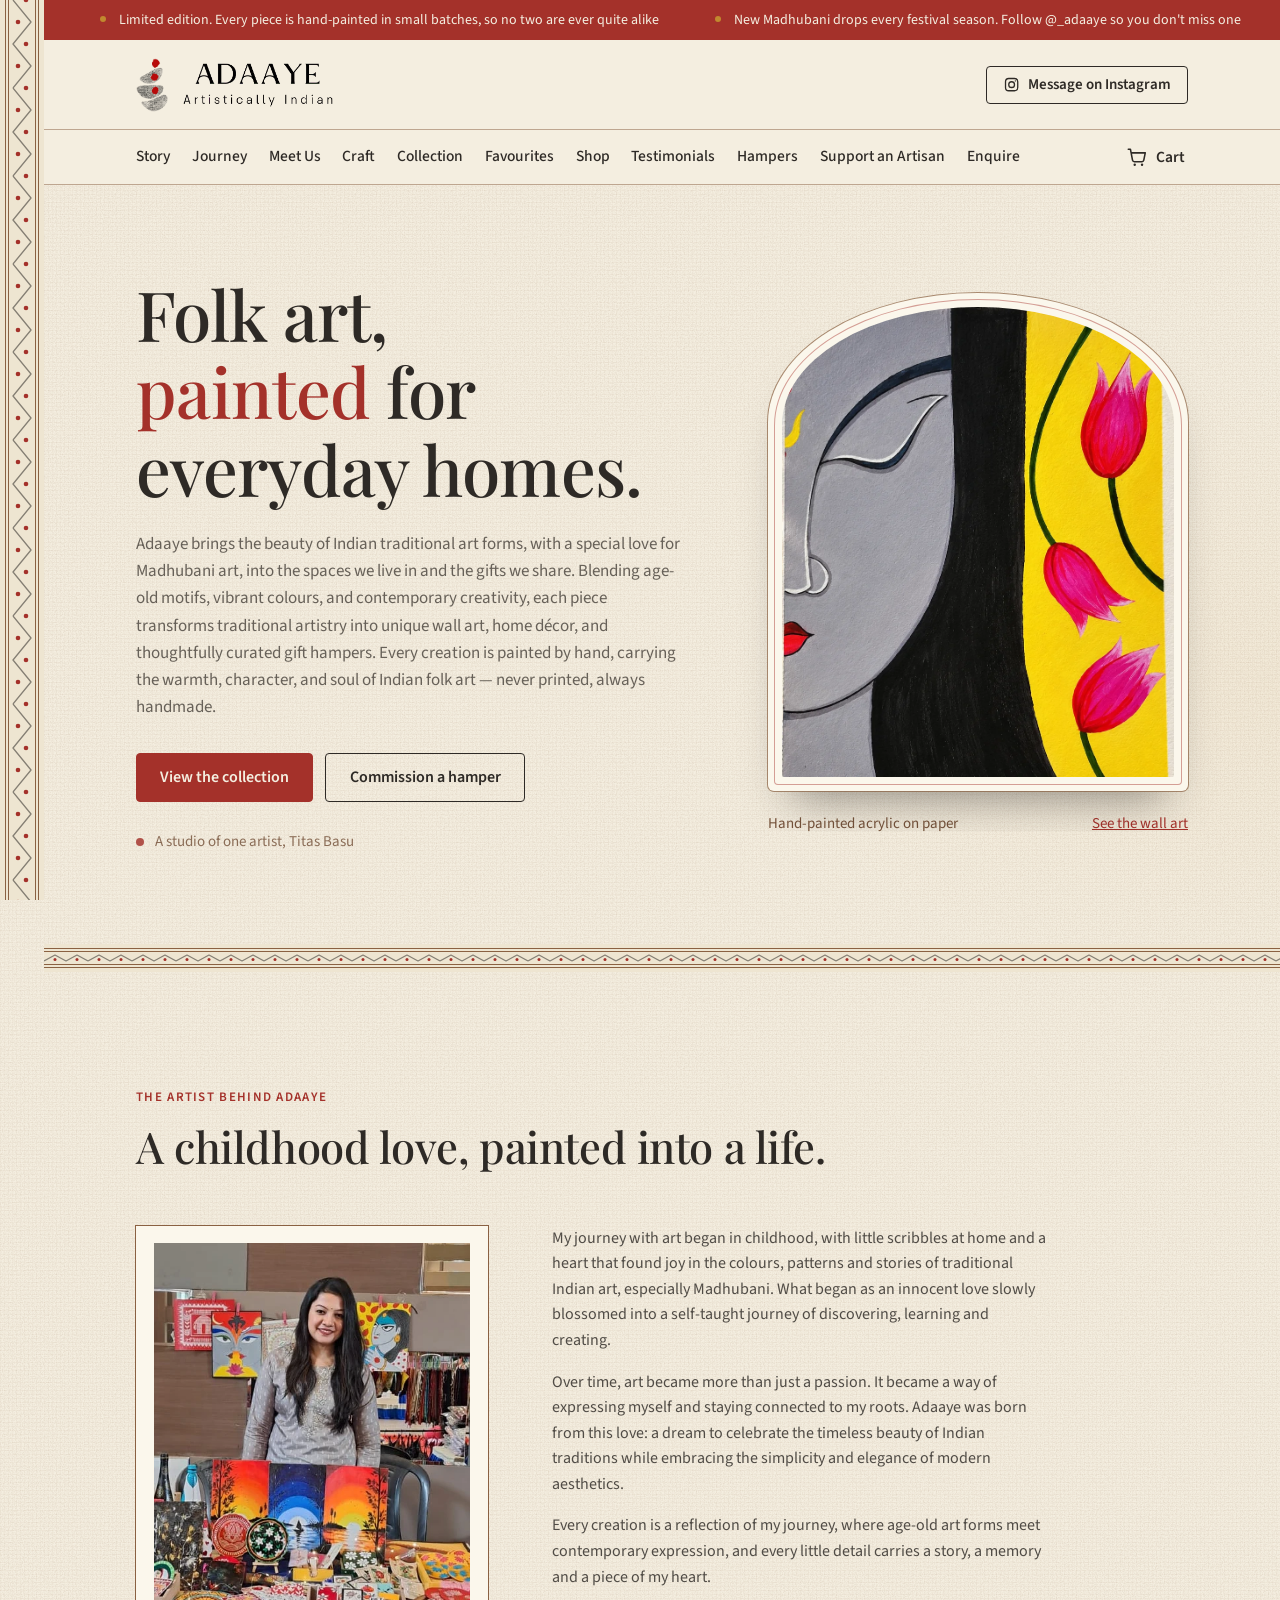
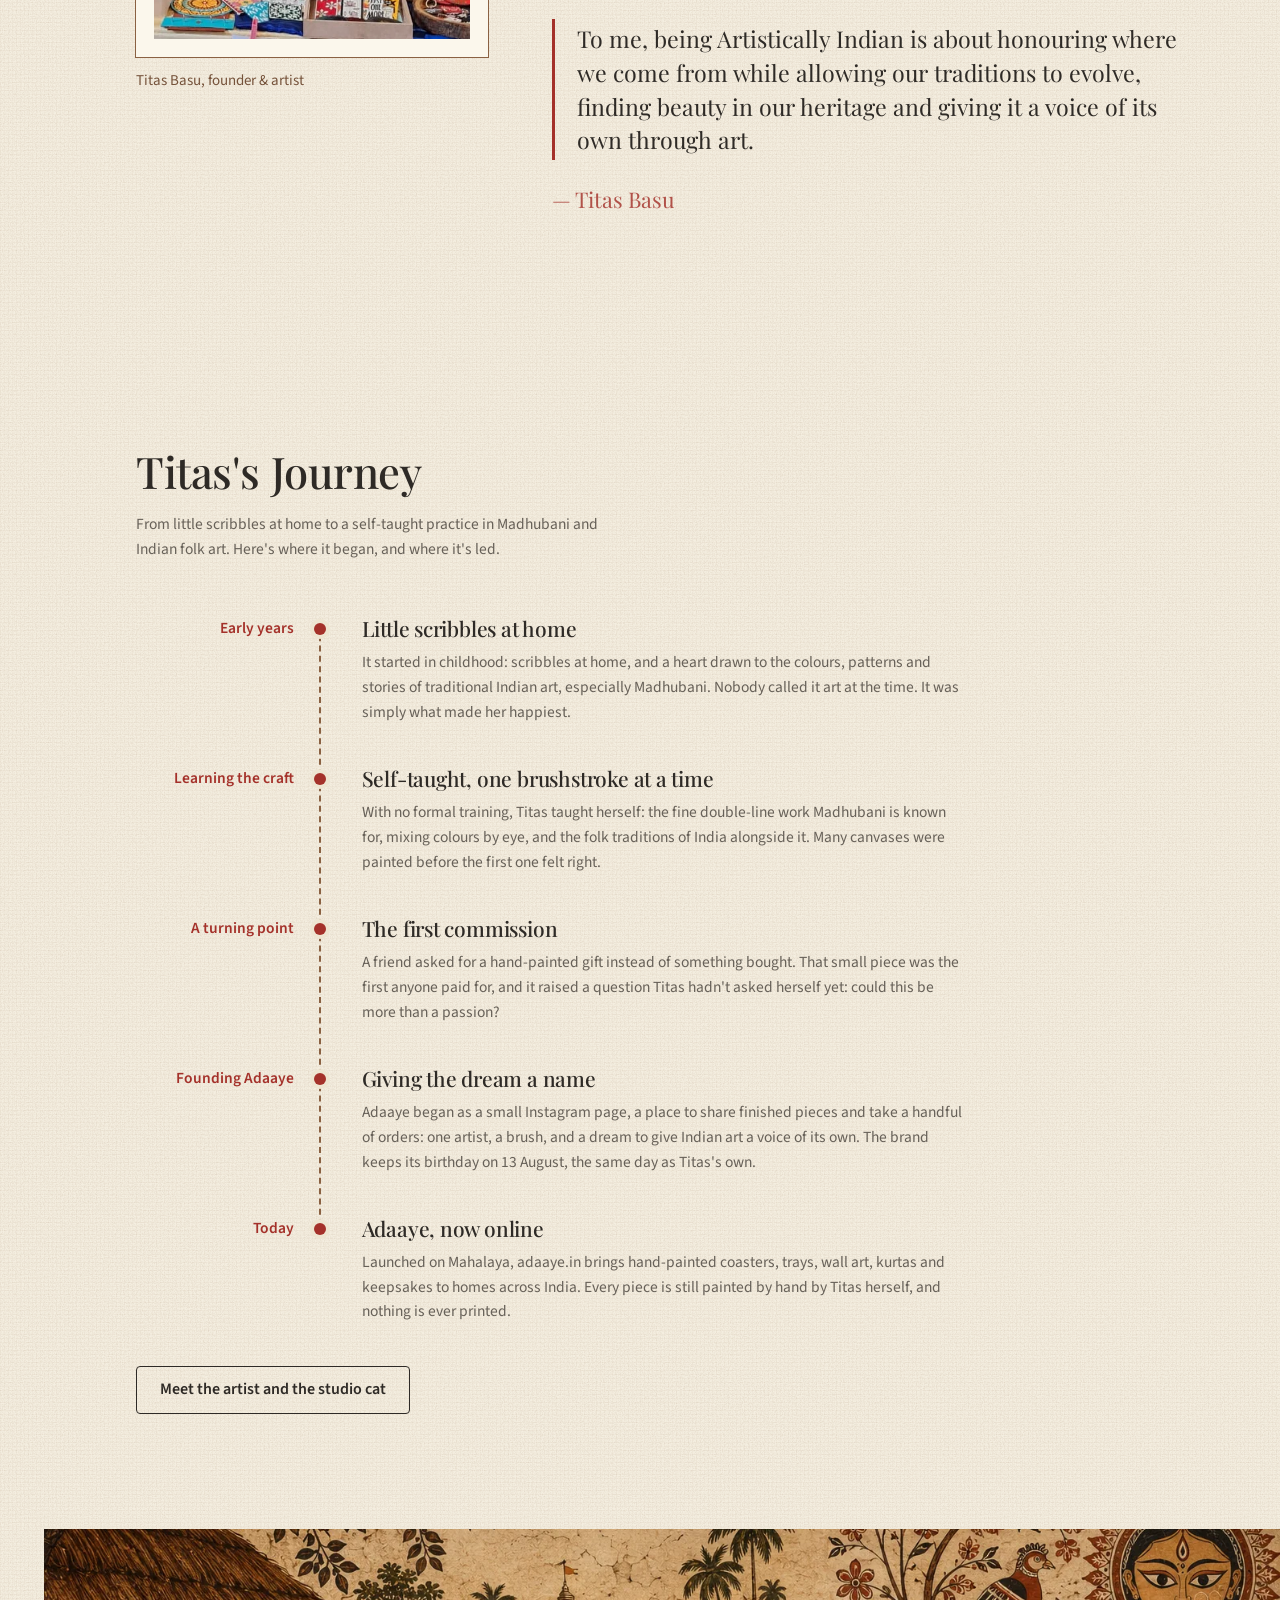
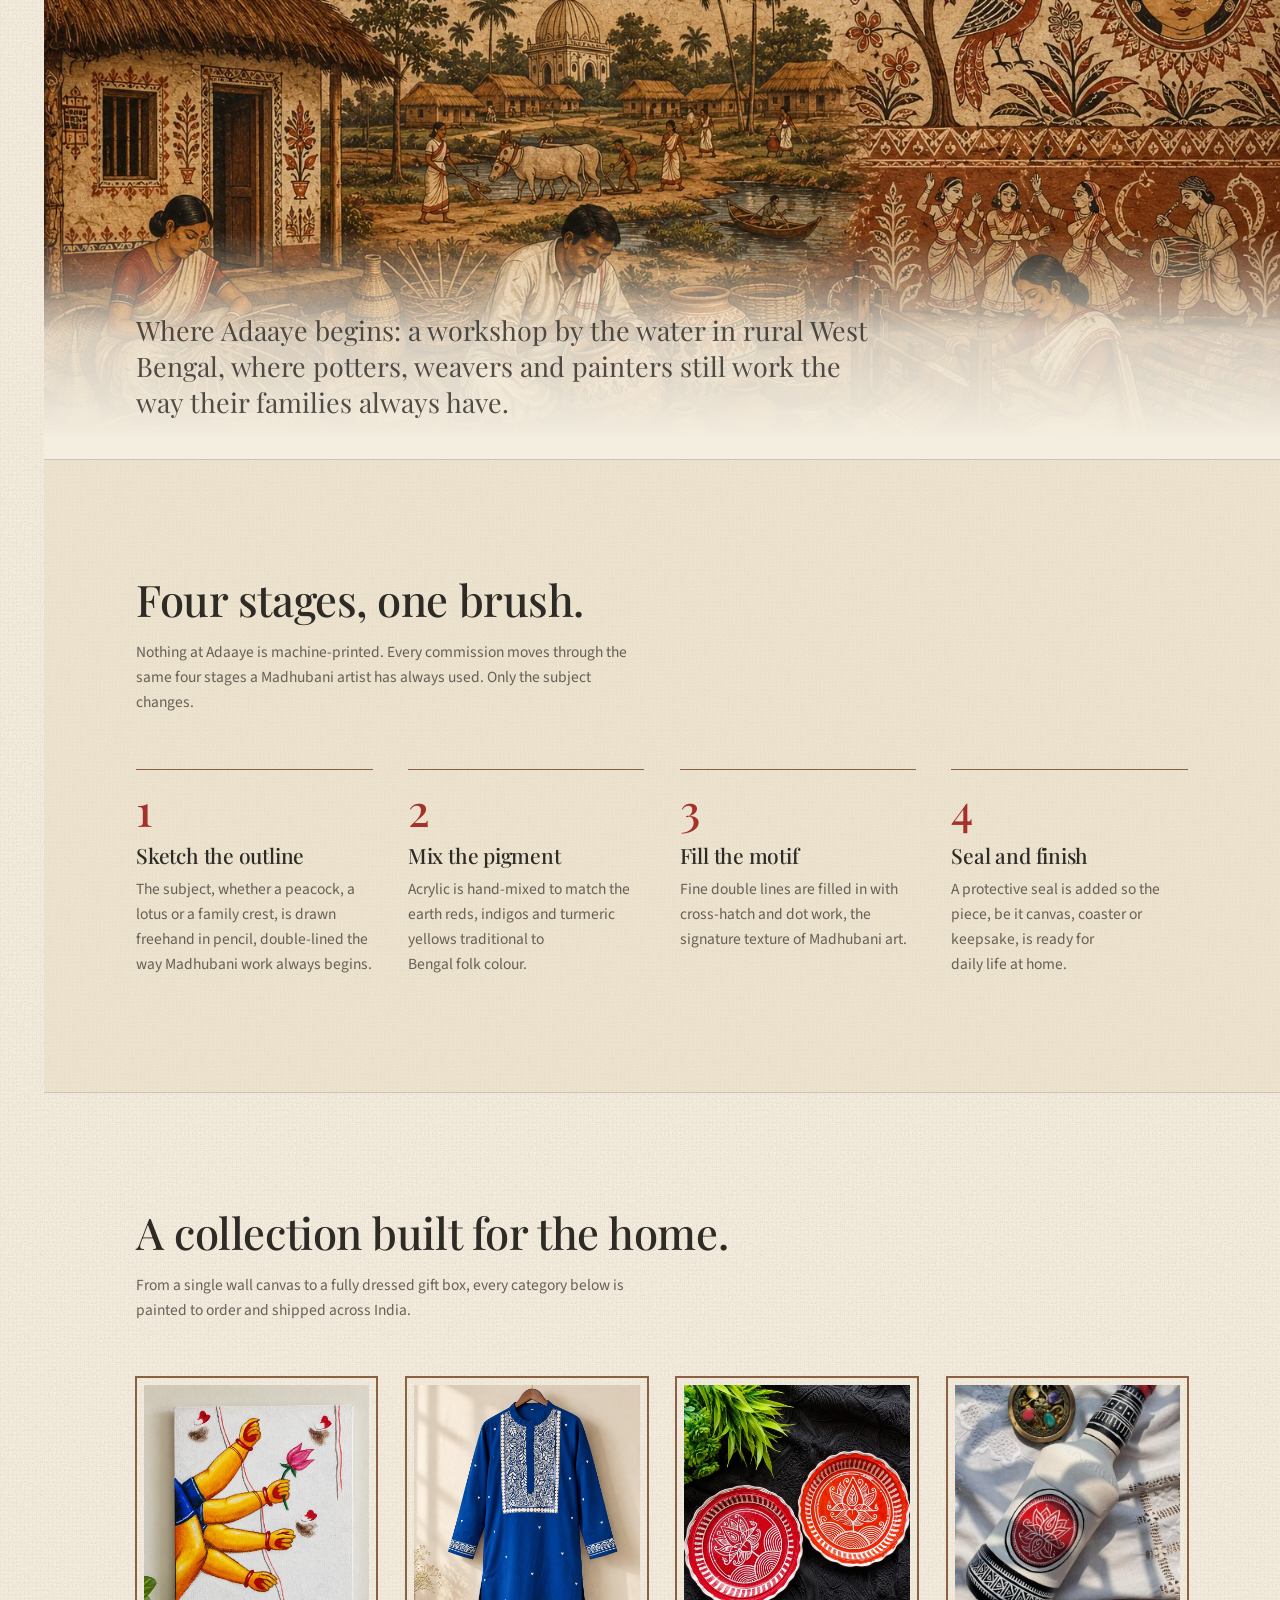
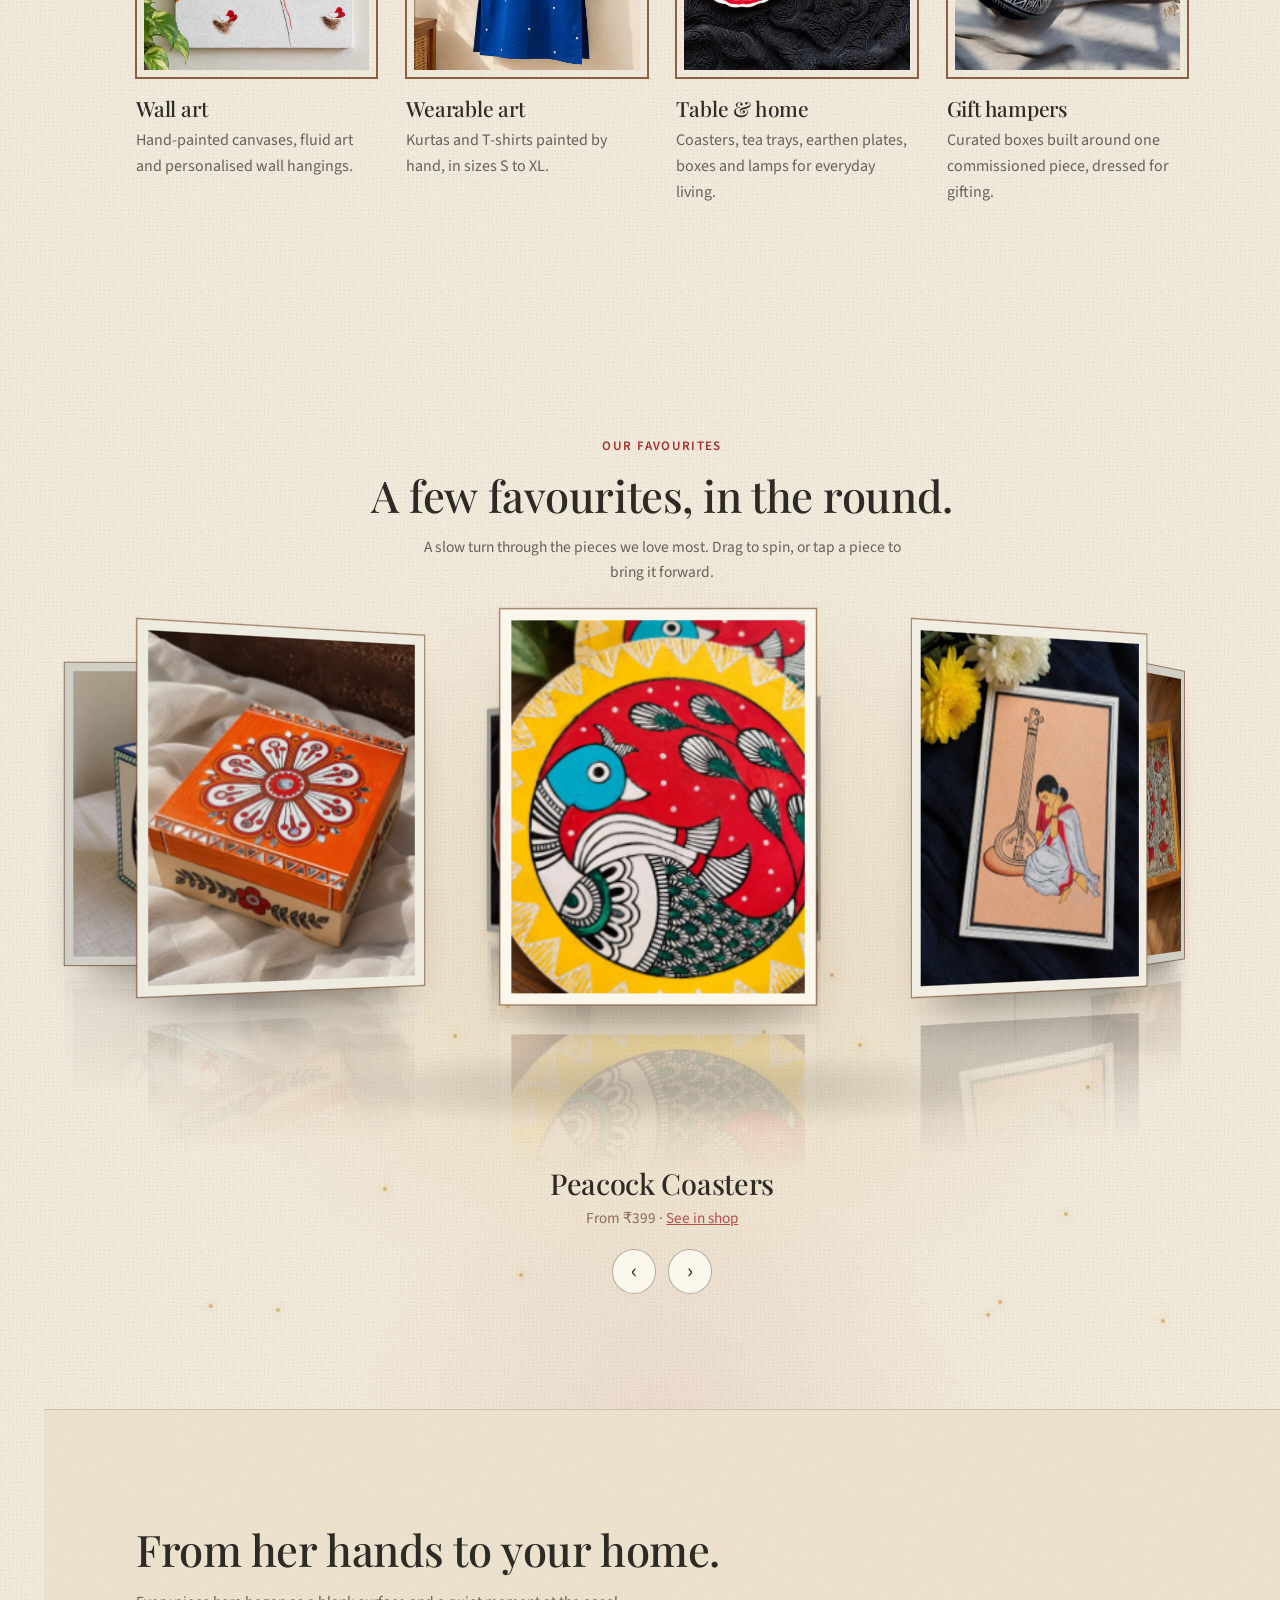
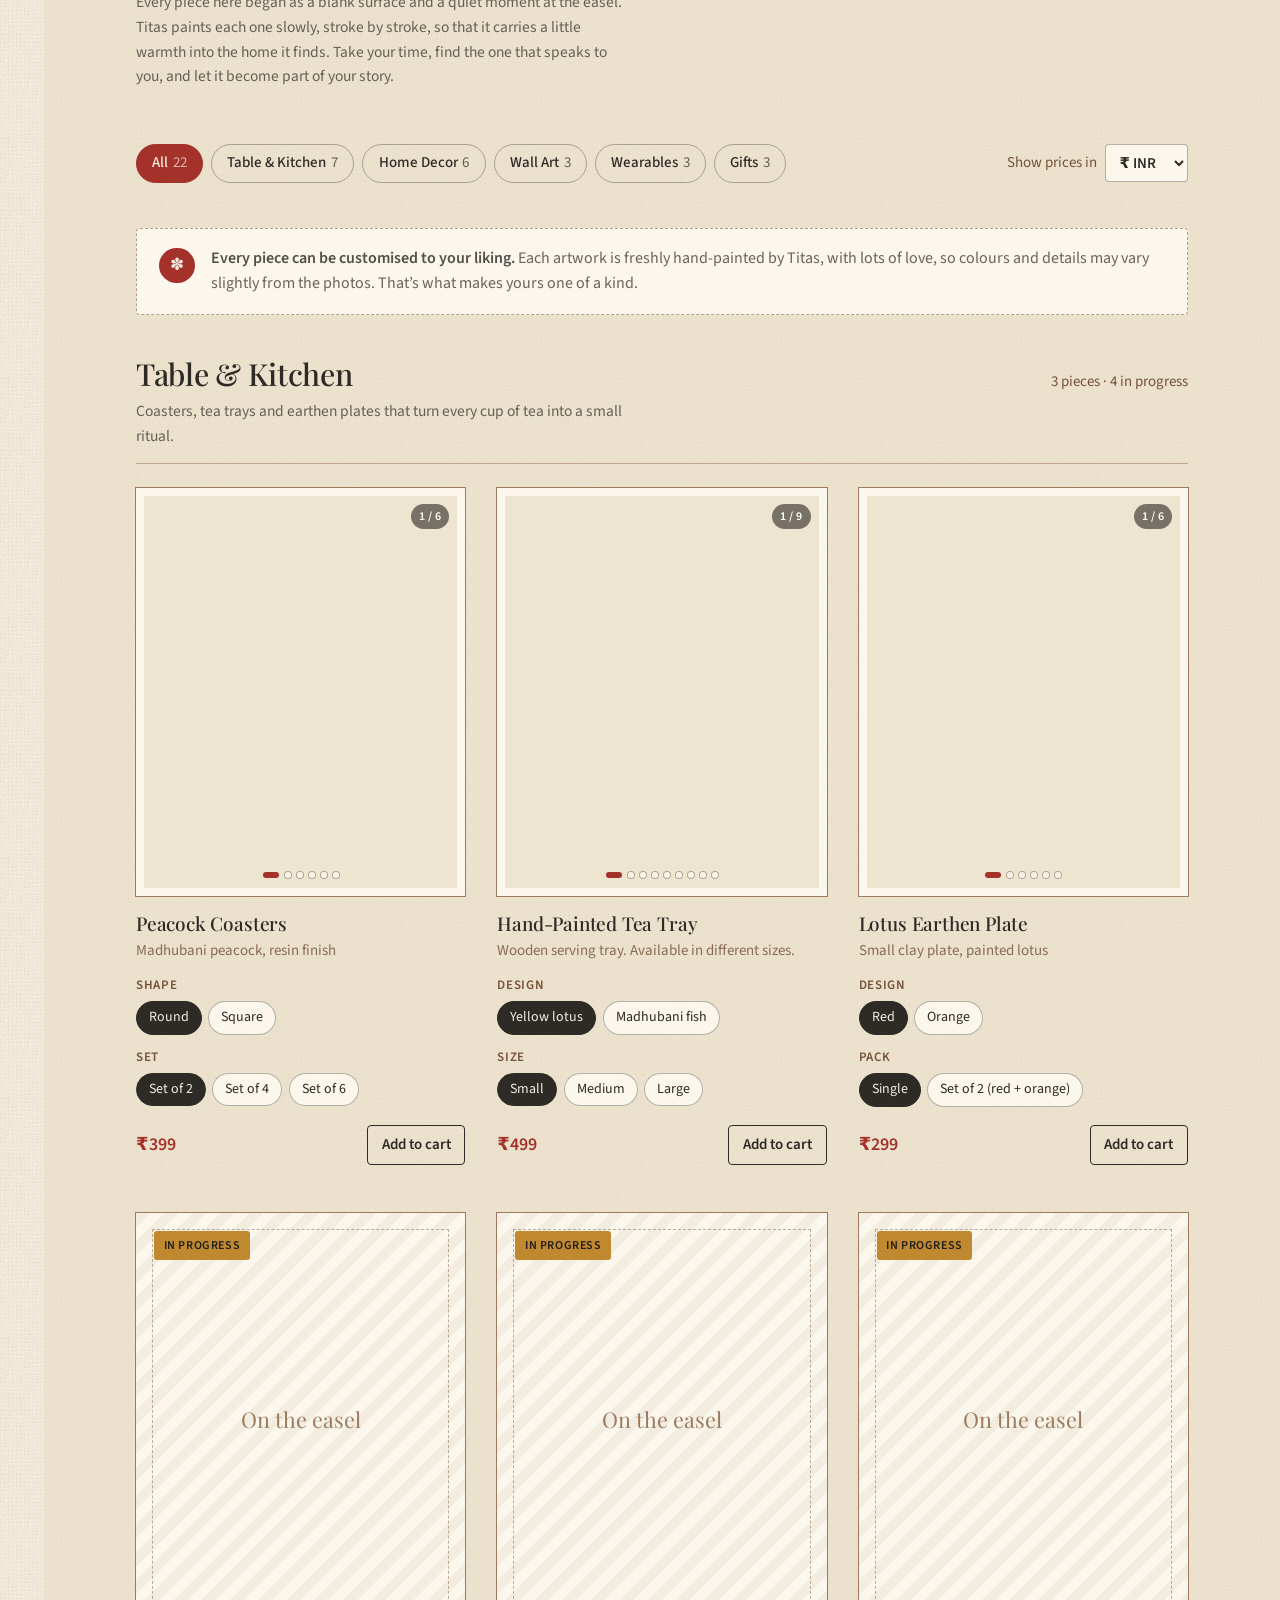
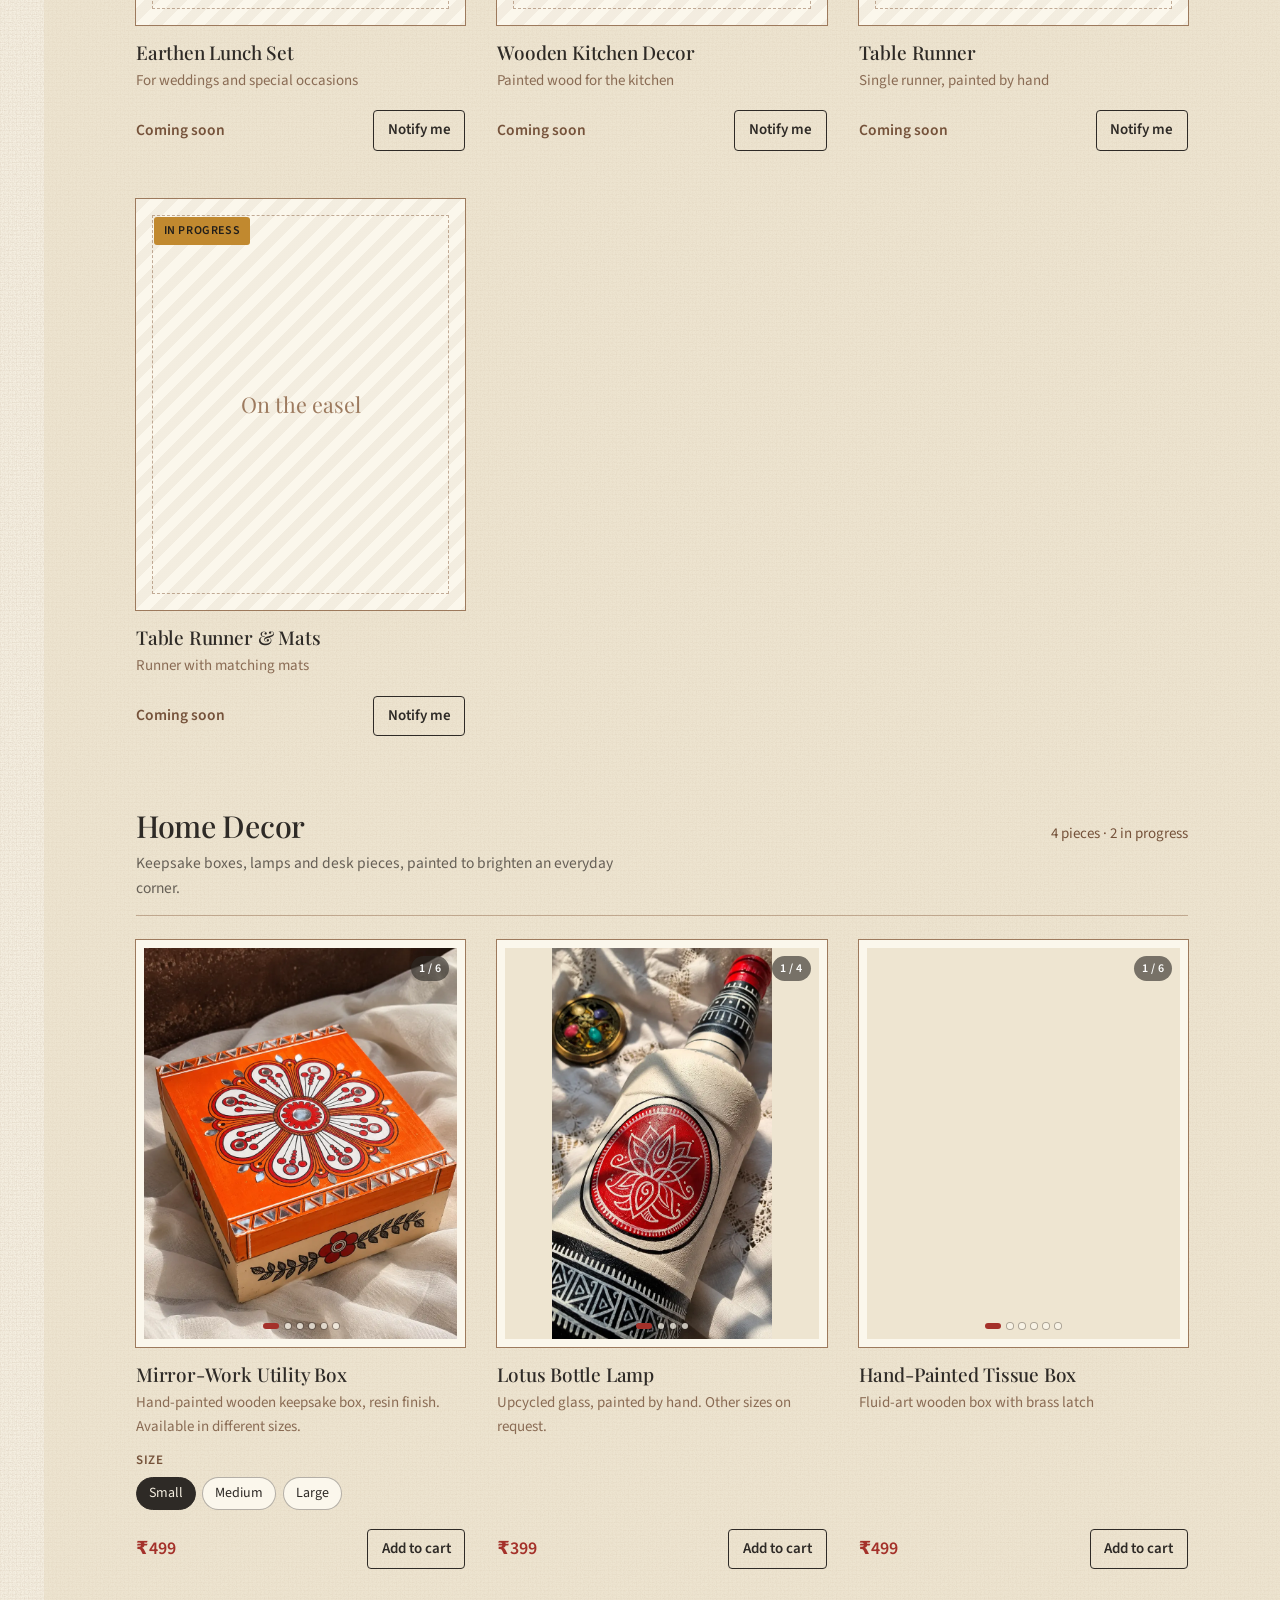
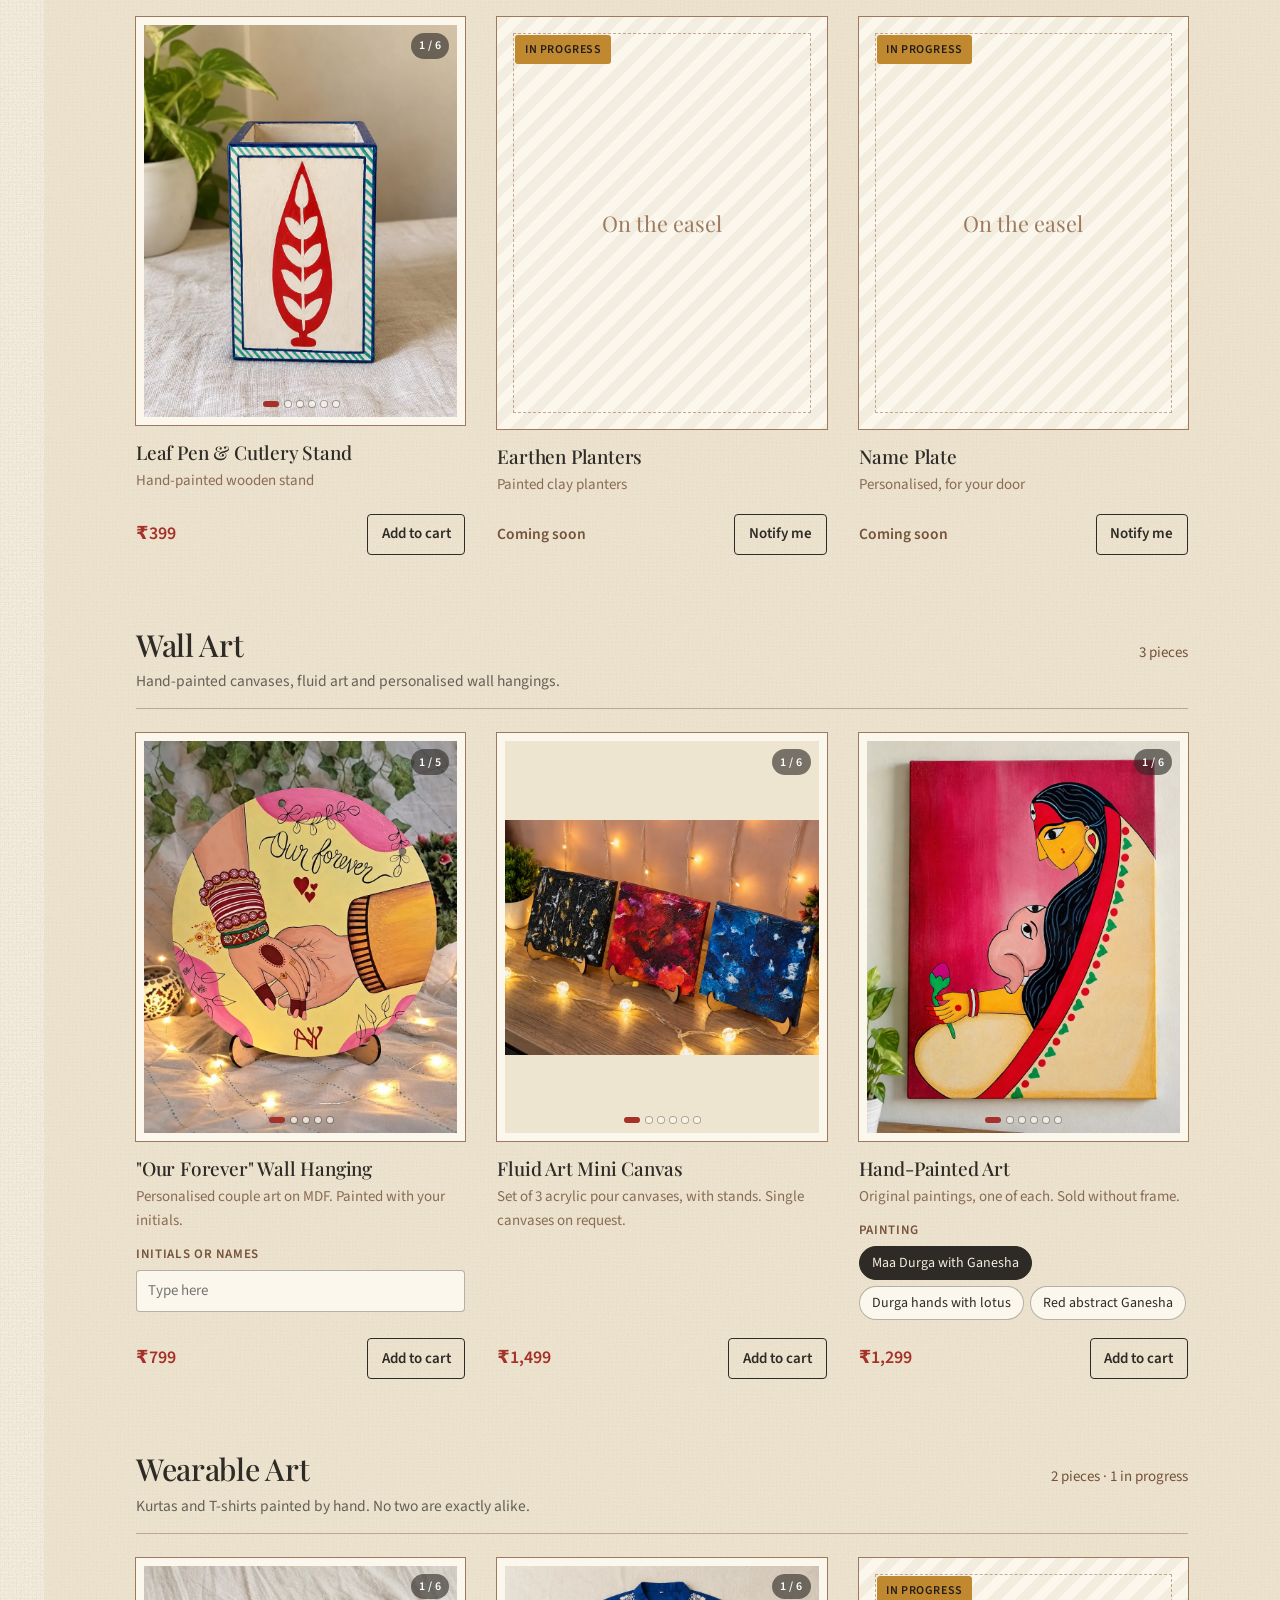
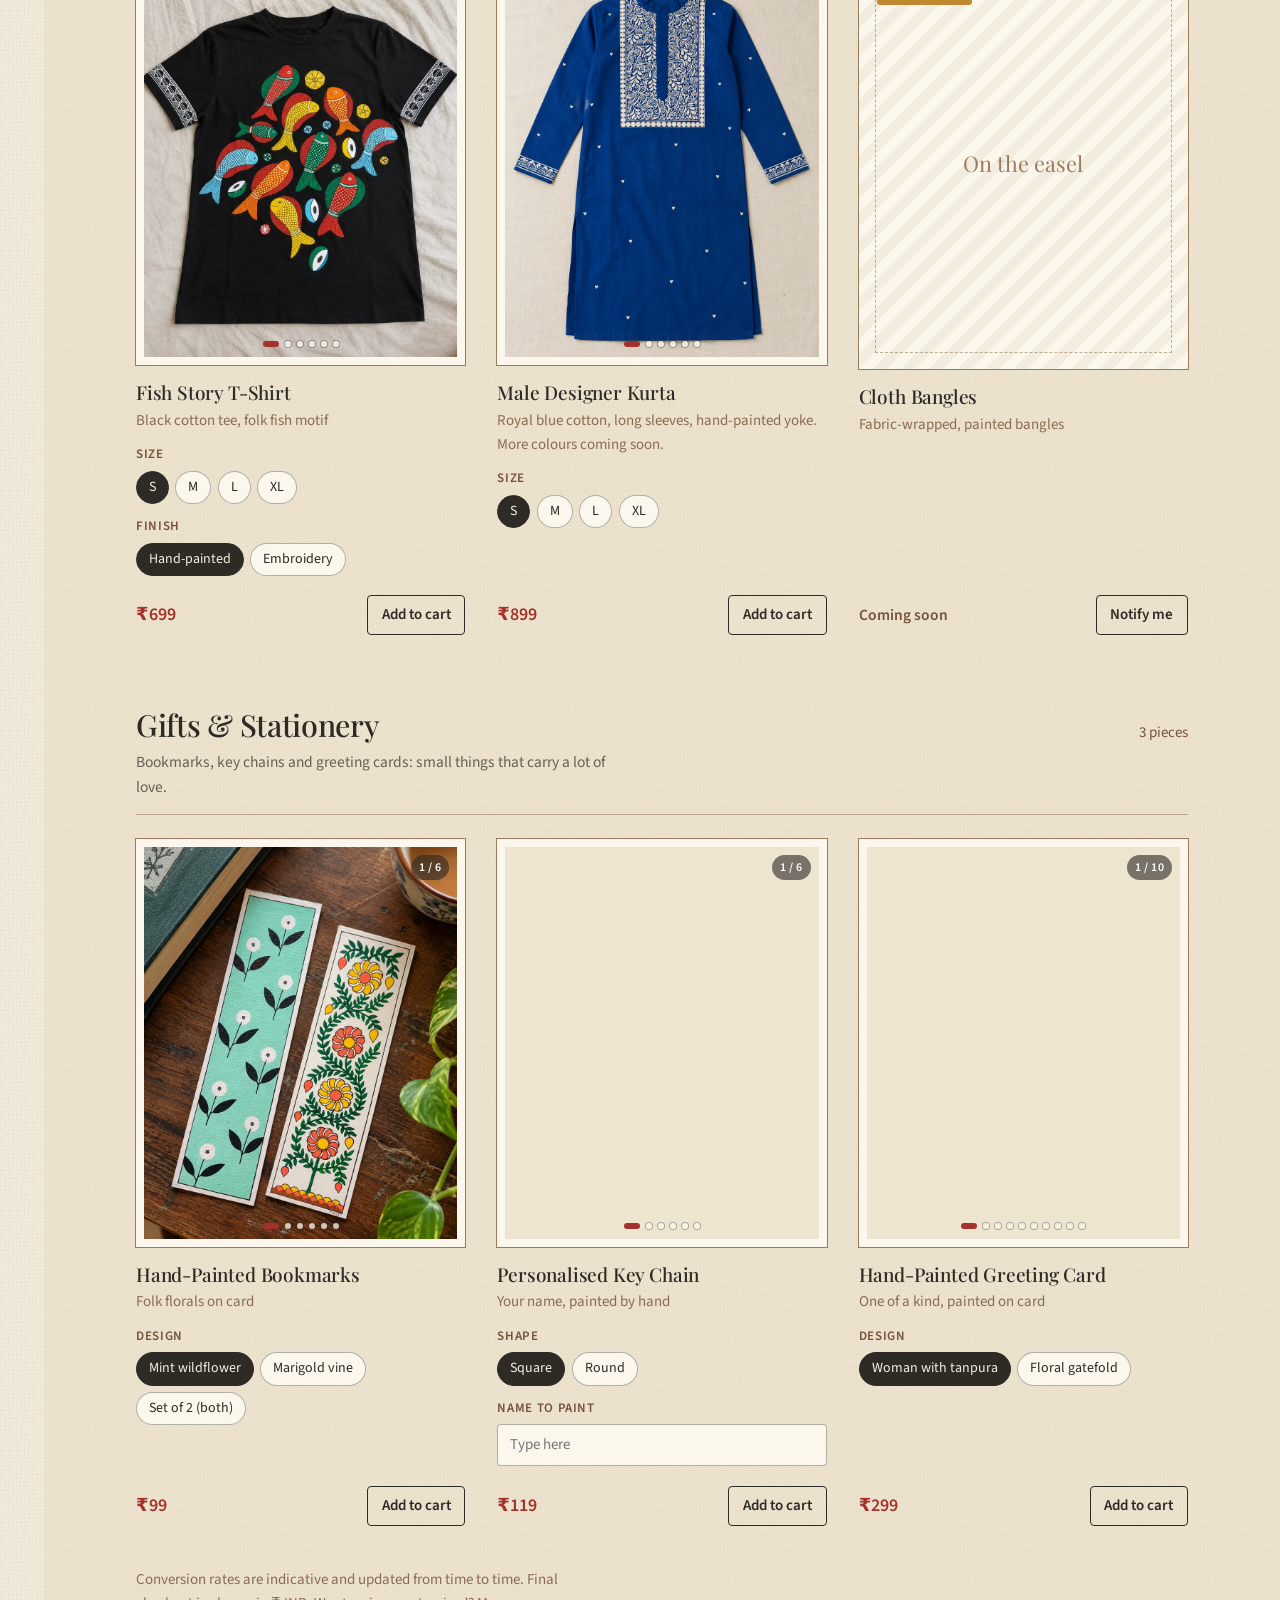
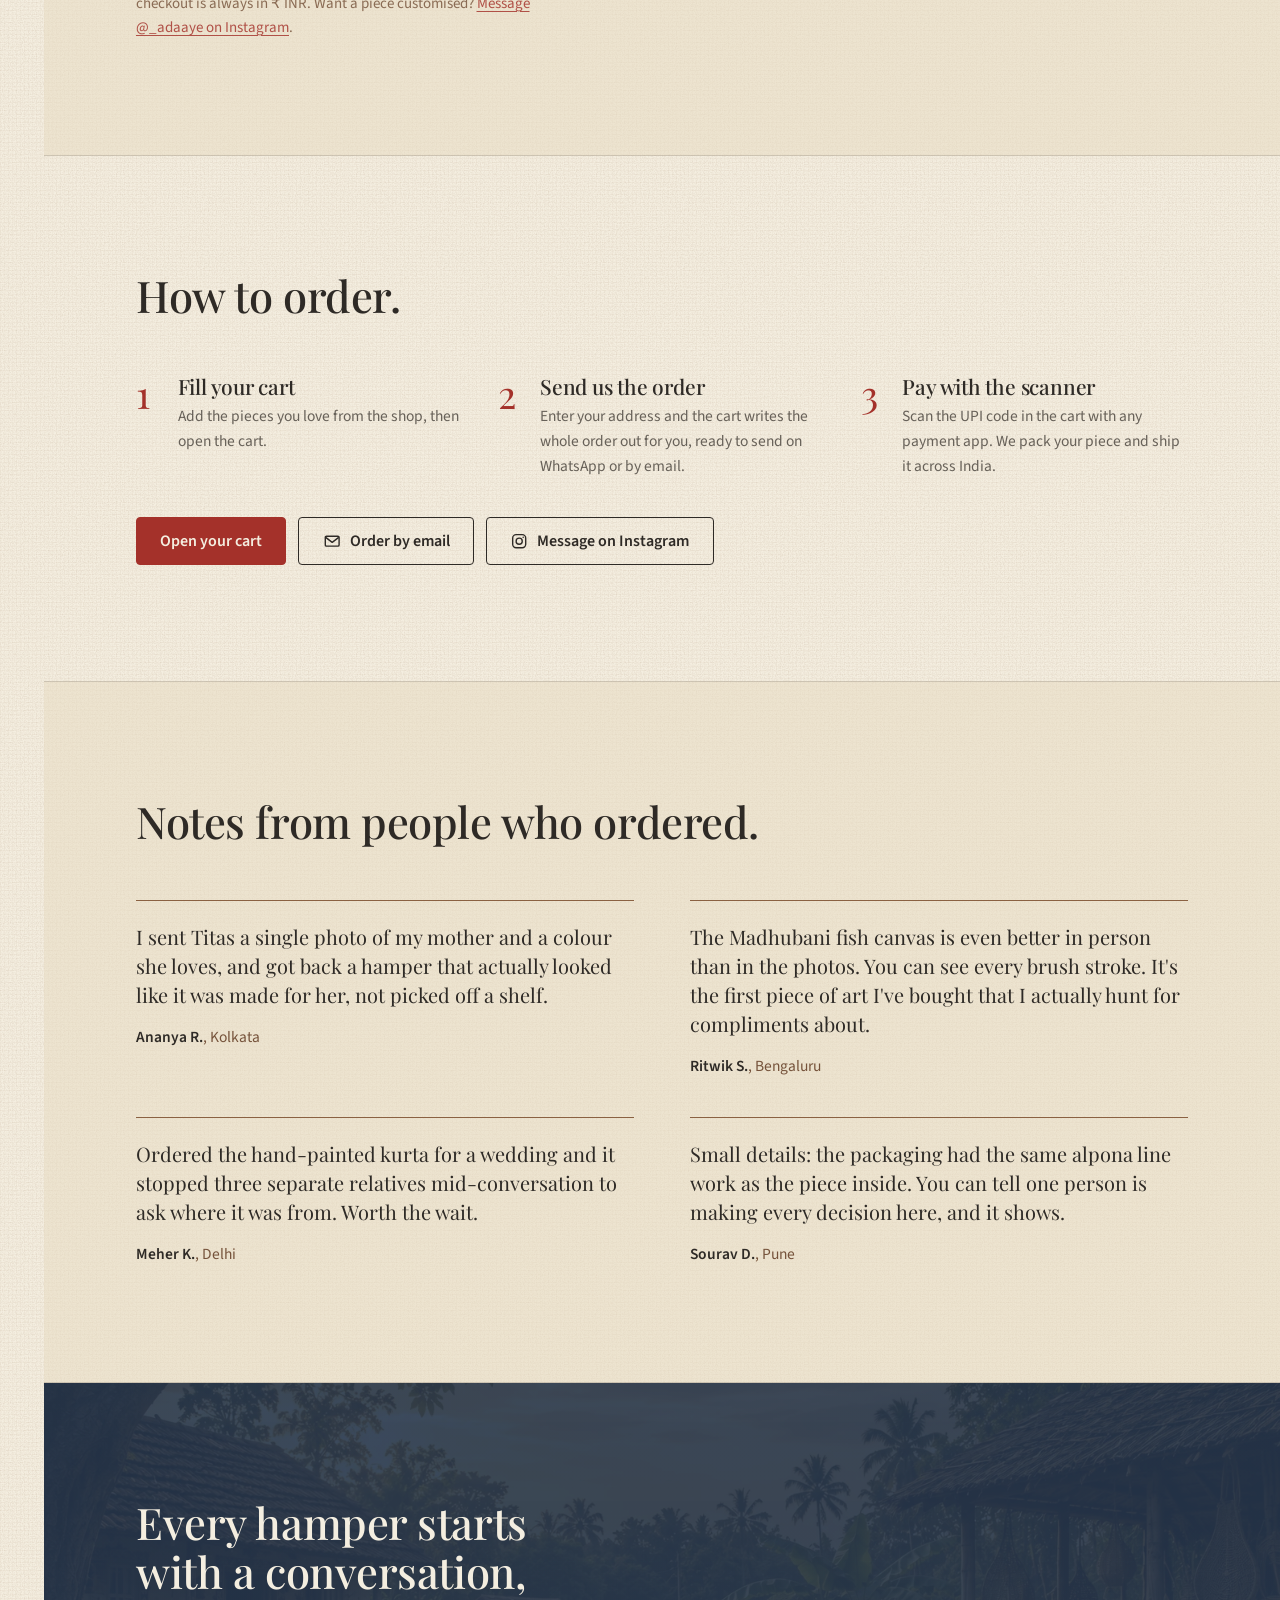
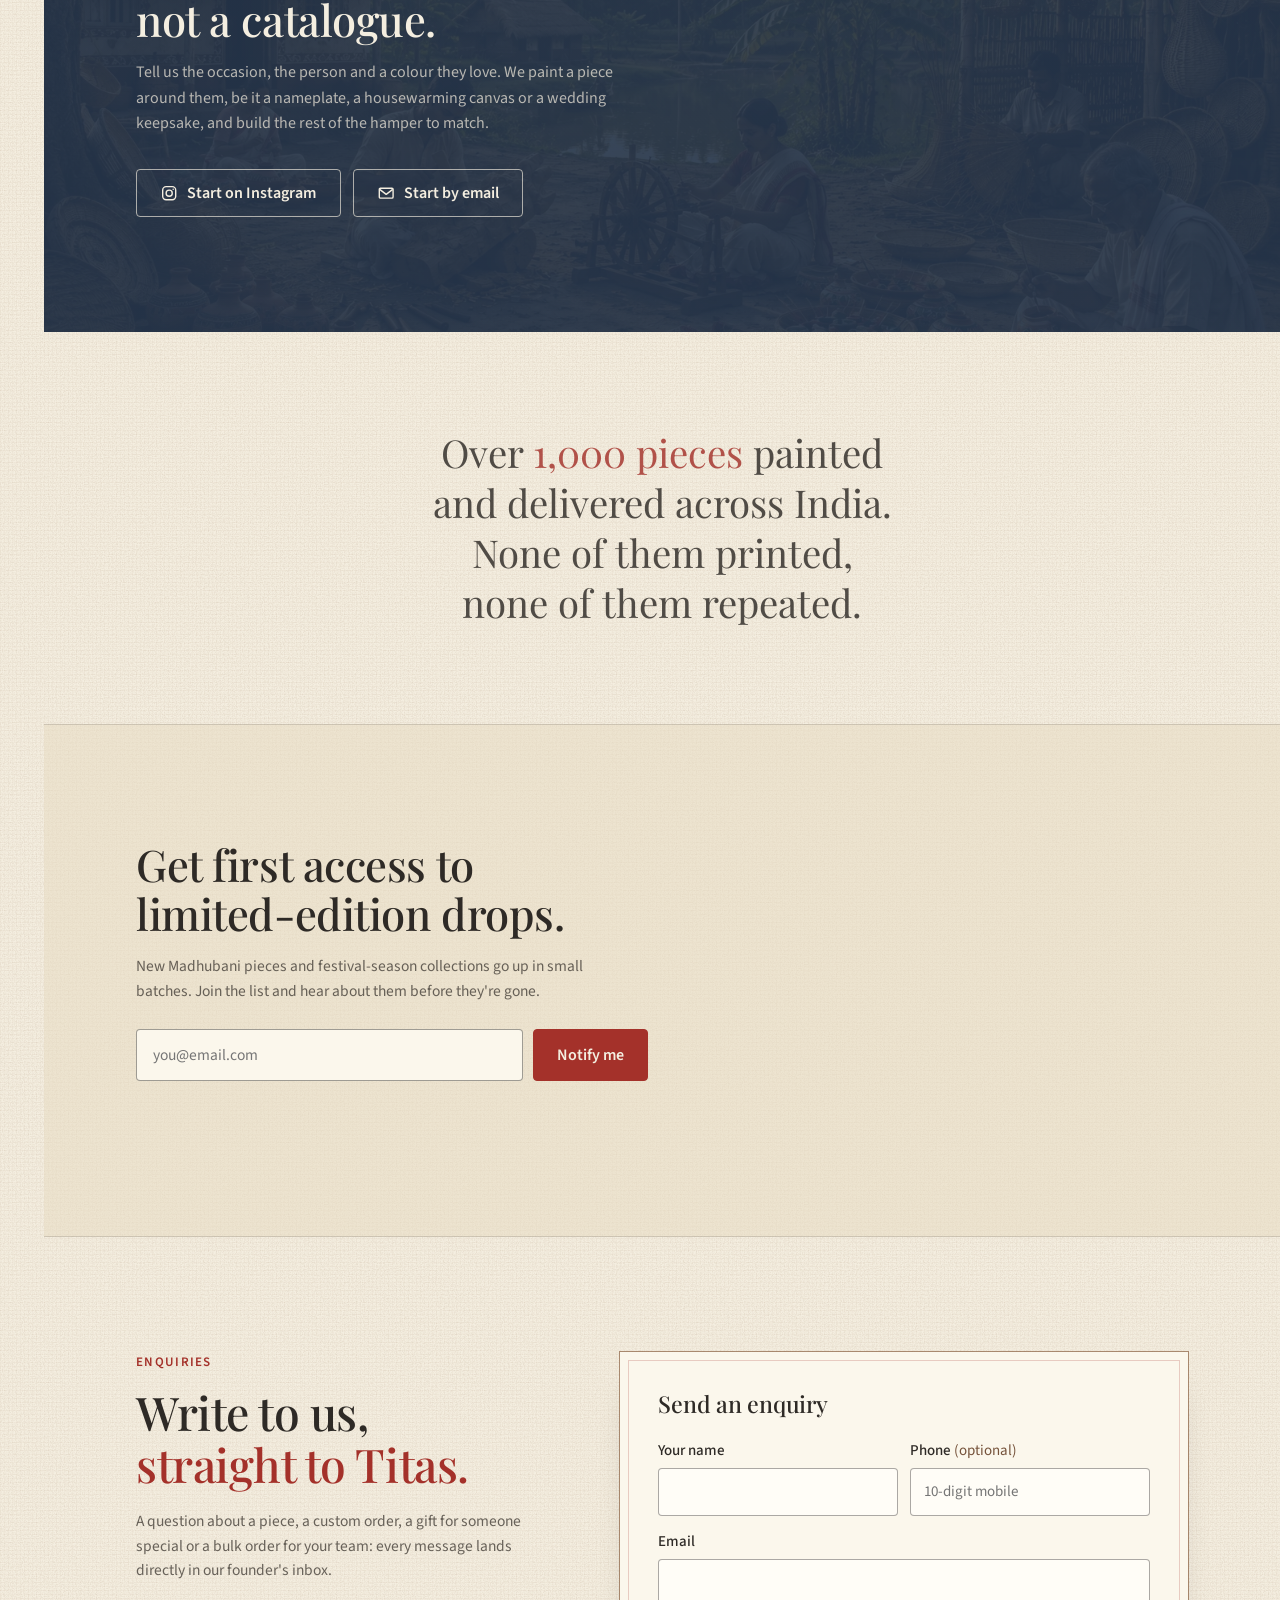
<file: index.html>
<!DOCTYPE html>
<html lang="en">
<head>
<meta charset="UTF-8">
<meta name="viewport" content="width=device-width, initial-scale=1">
<title>Adaaye — Artistically Indian</title>
<meta name="description" content="Adaaye is an Indian fusion brand of hand-painted Madhubani and folk art by Titas Basu, West Bengal. Wall art, home decor and custom gift hampers, painted by hand and never printed.">
<meta property="og:title" content="Adaaye — Artistically Indian">
<meta property="og:description" content="Adaaye is an Indian fusion brand of hand-painted Madhubani and folk art by Titas Basu, West Bengal. Wall art, home decor and custom gift hampers, painted by hand and never printed.">
<meta property="og:image" content="assets/img/garden-bird-twin-fish.webp">
<meta name="theme-color" content="#A4312A">
<link rel="icon" type="image/png" href="assets/img/favicon-v2.png">
<link rel="preload" href="assets/fonts/playfair-display-latin-wght-normal.woff2" as="font" type="font/woff2" crossorigin>
<link rel="preload" href="assets/fonts/source-sans-3-latin-wght-normal.woff2" as="font" type="font/woff2" crossorigin>
<link rel="stylesheet" href="assets/css/styles.css">
</head>
<body>

<div class="announce" role="note" aria-label="Announcements">
  <div class="announce-track">
    <span>Limited edition. Every piece is hand-painted in small batches, so no two are ever quite alike</span>
    <span>New Madhubani drops every festival season. Follow @_adaaye so you don't miss one</span>
    <span>Custom hampers are open for booking. Message us to commission a piece</span>
    <span aria-hidden="true">Limited edition. Every piece is hand-painted in small batches, so no two are ever quite alike</span>
    <span aria-hidden="true">New Madhubani drops every festival season. Follow @_adaaye so you don't miss one</span>
    <span aria-hidden="true">Custom hampers are open for booking. Message us to commission a piece</span>
  </div>
</div>

<header class="masthead">
  <div class="wrap">
    <a class="brand" href="index.html" aria-label="Adaaye, home">
      <img src="assets/img/logo-mark-v2.webp" alt="" width="364" height="611">
      <img class="brand-word" src="assets/img/logo-wordmark-v3.webp" alt="ADAAYE, Artistically Indian" width="561" height="170">
    </a>
    <div class="masthead-actions">
      <a class="btn btn--small" data-wa="Hi Adaaye! I'd like to place an order."><svg viewBox="0 0 24 24" fill="none" stroke="currentColor" stroke-width="1.8" stroke-linejoin="round" aria-hidden="true"><path d="M4 20l1.3-4.2A8 8 0 1 1 8.4 19L4 20z"/><path d="M9.4 8.7c-.4 2.5 3 5.9 5.6 5.8l.9-1.3-1.6-1-.9.7c-.9-.4-1.8-1.3-2.2-2.2l.7-.9-1-1.6-1.5.5z" fill="currentColor" stroke="none"/></svg>Order on WhatsApp</a>
      <a class="btn btn--line btn--small" data-ig href="https://instagram.com/_adaaye"><svg viewBox="0 0 24 24" fill="none" stroke="currentColor" stroke-width="1.8" aria-hidden="true"><rect x="3.5" y="3.5" width="17" height="17" rx="4.5"/><circle cx="12" cy="12" r="4"/><circle cx="17.2" cy="6.8" r="1" fill="currentColor" stroke="none"/></svg>Message on Instagram</a>
    </div>
  </div>
</header>

<nav class="navbar" aria-label="Main">
  <div class="wrap">
    <button class="menu-btn" type="button" aria-expanded="false" aria-controls="navLinks">Menu</button>
    <ul class="nav-links" id="navLinks">
      <li><a href="#story">Story</a></li>
      <li><a href="#journey">Journey</a></li>
      <li><a href="meet.html">Meet Us</a></li>
      <li><a href="#craft">Craft</a></li>
      <li><a href="#collection">Collection</a></li>
      <li><a href="#favourites">Favourites</a></li>
      <li><a href="#shop">Shop</a></li>
      <li><a href="#testimonials">Testimonials</a></li>
      <li><a href="#hampers">Hampers</a></li>
      <li><a href="artisans.html">Support an Artisan</a></li>
      <li><a href="#enquire">Enquire</a></li>
      <li class="nav-ig"><a data-ig href="https://instagram.com/_adaaye">Message on Instagram</a></li>
      <li class="nav-ig"><a data-wa="Hi Adaaye! I'd like to place an order." data-hide-parent>Order on WhatsApp</a></li>
    </ul>
    <button class="cart-btn" type="button" data-cart-open aria-label="Open cart">
      <svg viewBox="0 0 24 24" fill="none" stroke="currentColor" stroke-width="1.7" stroke-linecap="round" stroke-linejoin="round" aria-hidden="true"><path d="M2.5 3.5h2.3l2.3 12a2 2 0 0 0 2 1.6h8.3a2 2 0 0 0 2-1.6L21 7.5H5.6"/><circle cx="9.5" cy="20.5" r="1.3" fill="currentColor" stroke="none"/><circle cx="17.5" cy="20.5" r="1.3" fill="currentColor" stroke="none"/></svg><span>Cart</span><span class="cart-count" data-cart-count hidden>0</span>
    </button>
  </div>
</nav>

<main>

<section class="hero">
  <div class="wrap">
    <div>
      <h1>Folk art, <em>painted</em> for everyday homes.</h1>
      <p class="hero-lede">Adaaye brings the beauty of Indian traditional art forms, with a special love for Madhubani art, into the spaces we live in and the gifts we share. Blending age-old motifs, vibrant colours, and contemporary creativity, each piece transforms traditional artistry into unique wall art, home décor, and thoughtfully curated gift hampers. Every creation is painted by hand, carrying the warmth, character, and soul of Indian folk art — never printed, always handmade.</p>
      <div class="btn-row">
        <a href="#collection" class="btn">View the collection</a>
        <a href="#hampers" class="btn btn--line">Commission a hamper</a>
      </div>
      <p class="hero-credit">A studio of one artist, Titas Basu</p>
    </div>
    <figure class="hero-art">
      <div class="arch"><img src="assets/img/hero-lotus-face.webp" alt="A hand-painted acrylic on paper by Titas Basu: a serene face, flowing black hair and pink lotus buds on yellow" width="893" height="1072" fetchpriority="high"></div>
      <figcaption><span>Hand-painted acrylic on paper</span><a href="#shop-wall">See the wall art</a></figcaption>
    </figure>
  </div>
</section>
<div class="band" aria-hidden="true"></div>

<section class="panel" id="story">
  <div class="wrap">
    <div class="head">
      <p class="eyebrow">The artist behind Adaaye</p>
      <h2>A childhood love, painted into a life.</h2>
    </div>
    <div class="story-grid">
      <figure class="story-photo" style="margin:0">
        <div class="mount"><img src="assets/img/titas-at-stall.webp" alt="Titas Basu at her Adaaye stall, with her hand-painted work" width="480" height="600" loading="lazy"></div>
        <figcaption>Titas Basu, founder &amp; artist</figcaption>
      </figure>
      <div class="story-text">
        <p>My journey with art began in childhood, with little scribbles at home and a heart that found joy in the colours, patterns and stories of traditional Indian art, especially Madhubani. What began as an innocent love slowly blossomed into a self-taught journey of discovering, learning and creating.</p>
        <p>Over time, art became more than just a passion. It became a way of expressing myself and staying connected to my roots. Adaaye was born from this love: a dream to celebrate the timeless beauty of Indian traditions while embracing the simplicity and elegance of modern aesthetics.</p>
        <p>Every creation is a reflection of my journey, where age-old art forms meet contemporary expression, and every little detail carries a story, a memory and a piece of my heart.</p>
        <blockquote class="story-quote">To me, being Artistically Indian is about honouring where we come from while allowing our traditions to evolve, finding beauty in our heritage and giving it a voice of its own through art.</blockquote>
        <p class="story-sign">&mdash; Titas Basu</p>
      </div>
    </div>
  </div>
</section>

<section class="panel" id="journey">
  <div class="wrap">
    <div class="head">
      <h2>Titas's Journey</h2>
      <p>From little scribbles at home to a self-taught practice in Madhubani and Indian folk art. Here's where it began, and where it's led.</p>
    </div>
    <ol class="timeline">
      <li>
        <div class="when">Early years</div>
        <div class="what">
          <h3>Little scribbles at home</h3>
          <p>It started in childhood: scribbles at home, and a heart drawn to the colours, patterns and stories of traditional Indian art, especially Madhubani. Nobody called it art at the time. It was simply what made her happiest.</p>
        </div>
      </li>
      <li>
        <div class="when">Learning the craft</div>
        <div class="what">
          <h3>Self-taught, one brushstroke at a time</h3>
          <p>With no formal training, Titas taught herself: the fine double-line work Madhubani is known for, mixing colours by eye, and the folk traditions of India alongside it. Many canvases were painted before the first one felt right.</p>
        </div>
      </li>
      <li>
        <div class="when">A turning point</div>
        <div class="what">
          <h3>The first commission</h3>
          <p>A friend asked for a hand-painted gift instead of something bought. That small piece was the first anyone paid for, and it raised a question Titas hadn't asked herself yet: could this be more than a passion?</p>
        </div>
      </li>
      <li>
        <div class="when">Founding Adaaye</div>
        <div class="what">
          <h3>Giving the dream a name</h3>
          <p>Adaaye began as a small Instagram page, a place to share finished pieces and take a handful of orders: one artist, a brush, and a dream to give Indian art a voice of its own. The brand keeps its birthday on 13 August, the same day as Titas's own.</p>
        </div>
      </li>
      <li>
        <div class="when">Today</div>
        <div class="what">
          <h3>Adaaye, now online</h3>
          <p>Launched on Mahalaya, adaaye.in brings hand-painted coasters, trays, wall art, kurtas and keepsakes to homes across India. Every piece is still painted by hand by Titas herself, and nothing is ever printed.</p>
        </div>
      </li>
    </ol>
    <p style="margin-top:2.6rem"><a class="btn btn--line" href="meet.html">Meet the artist and the studio cat</a></p>
  </div>
</section>

<section class="village" aria-label="Where Adaaye begins">
  <img src="assets/img/village.webp" alt="An illustrated village workshop in rural West Bengal, with potters, weavers and painters at work" width="1536" height="1024" loading="lazy">
  <div class="village-caption"><div class="wrap">
    <p>Where Adaaye begins: a workshop by the water in rural West Bengal, where potters, weavers and painters still work the way their families always have.</p>
  </div></div>
</section>

<section class="panel panel--sand" id="craft">
  <div class="wrap">
    <div class="head">
      <h2>Four stages, one brush.</h2>
      <p>Nothing at Adaaye is machine-printed. Every commission moves through the same four stages a Madhubani artist has always used. Only the subject changes.</p>
    </div>
    <ol class="stages">
      <li>
        <h3>Sketch the outline</h3>
        <p>The subject, whether a peacock, a lotus or a family crest, is drawn freehand in pencil, double-lined the way Madhubani work always begins.</p>
      </li>
      <li>
        <h3>Mix the pigment</h3>
        <p>Acrylic is hand-mixed to match the<br> earth reds, indigos and turmeric<br> yellows traditional to<br> Bengal folk colour.</p>
      </li>
      <li>
        <h3>Fill the motif</h3>
        <p>Fine double lines are filled in with cross-hatch and dot work, the signature texture of Madhubani art.</p>
      </li>
      <li>
        <h3>Seal and finish</h3>
        <p>A protective seal is added so the<br> piece, be it canvas, coaster or<br> keepsake, is ready for<br> daily life at home.</p>
      </li>
    </ol>
  </div>
</section>

<section class="panel" id="collection">
  <div class="wrap">
    <div class="head">
      <h2>A collection built for the home.</h2>
      <p>From a single wall canvas to a fully dressed gift box, every category below is painted to order and shipped across India.</p>
    </div>
    <ul class="kinds">
      <li><a href="#shop-wall">
        <img src="assets/img/shop/art-durga-hands-1.webp" alt="" width="880" height="1100" loading="lazy">
        <h3>Wall art</h3>
        <p>Hand-painted canvases, fluid art and personalised wall hangings.</p>
      </a></li>
      <li><a href="#shop-wear">
        <img src="assets/img/shop/kurta-male-2.webp" alt="" width="880" height="1100" loading="lazy">
        <h3>Wearable art</h3>
        <p>Kurtas and T-shirts painted by hand, in sizes S to XL.</p>
      </a></li>
      <li><a href="#shop-table">
        <img src="assets/img/shop/earthen-plate-1.webp" alt="" width="880" height="1100" loading="lazy">
        <h3>Table &amp; home</h3>
        <p>Coasters, tea trays, earthen plates, boxes and lamps for everyday living.</p>
      </a></li>
      <li><a href="#hampers">
        <img src="assets/img/lotus-bottle.webp" alt="" width="562" height="1000" loading="lazy">
        <h3>Gift hampers</h3>
        <p>Curated boxes built around one commissioned piece, dressed for gifting.</p>
      </a></li>
    </ul>
  </div>
</section>

<section class="panel fav3d" id="favourites">
  <div class="motes" aria-hidden="true"></div>
  <div class="wrap">
    <div class="head">
      <p class="eyebrow">Our favourites</p>
      <h2>A few favourites, in the round.</h2>
      <p>A slow turn through the pieces we love most. Drag to spin, or tap a piece to bring it forward.</p>
    </div>
    <div class="ring-stage" id="ringStage">
      <div class="ring" id="ring">
        <button class="r-card" type="button" data-name="Peacock Coasters" data-price="From ₹399" data-cat="table" aria-label="Peacock Coasters"><span class="r-frame"><img src="assets/img/shop/coaster-4.webp" alt="" loading="lazy" draggable="false" width="880" height="1100"></span></button>
        <button class="r-card" type="button" data-name="Tanpura Greeting Card" data-price="₹299" data-cat="gifts" aria-label="Tanpura Greeting Card"><span class="r-frame"><img src="assets/img/shop/card-tanpura-1.webp" alt="" loading="lazy" draggable="false" width="880" height="1100"></span></button>
        <button class="r-card" type="button" data-name="Madhubani Fish Tea Tray" data-price="From ₹499" data-cat="table" aria-label="Madhubani Fish Tea Tray"><span class="r-frame"><img src="assets/img/shop/tray-fish-1.webp" alt="" loading="lazy" draggable="false" width="880" height="1100"></span></button>
        <button class="r-card" type="button" data-name="Maa Durga with Ganesha" data-price="₹1,299" data-cat="wall" aria-label="Maa Durga with Ganesha"><span class="r-frame"><img src="assets/img/shop/art-durga-ganesha-1.webp" alt="" loading="lazy" draggable="false" width="880" height="1100"></span></button>
        <button class="r-card" type="button" data-name="Male Designer Kurta" data-price="₹899" data-cat="wear" aria-label="Male Designer Kurta"><span class="r-frame"><img src="assets/img/shop/kurta-male-2.webp" alt="" loading="lazy" draggable="false" width="880" height="1100"></span></button>
        <button class="r-card" type="button" data-name="Lotus Earthen Plate" data-price="From ₹299" data-cat="table" aria-label="Lotus Earthen Plate"><span class="r-frame"><img src="assets/img/shop/earthen-plate-3.webp" alt="" loading="lazy" draggable="false" width="880" height="1100"></span></button>
        <button class="r-card" type="button" data-name="Hand-Painted Tissue Box" data-price="₹499" data-cat="home" aria-label="Hand-Painted Tissue Box"><span class="r-frame"><img src="assets/img/shop/tissue-box-1.webp" alt="" loading="lazy" draggable="false" width="880" height="1100"></span></button>
        <button class="r-card" type="button" data-name="Leaf Pen &amp; Cutlery Stand" data-price="₹399" data-cat="home" aria-label="Leaf Pen &amp; Cutlery Stand"><span class="r-frame"><img src="assets/img/shop/pen-stand-3.webp" alt="" loading="lazy" draggable="false" width="880" height="1100"></span></button>
        <button class="r-card" type="button" data-name="Mirror-Work Utility Box" data-price="From ₹499" data-cat="home" aria-label="Mirror-Work Utility Box"><span class="r-frame"><img src="assets/img/shop/utility-box-1.webp" alt="" loading="lazy" draggable="false" width="880" height="1100"></span></button>
      </div>
      <div class="ring-floor" aria-hidden="true"></div>
    </div>
    <div class="ring-caption" aria-live="polite"><h3 id="ringName">&nbsp;</h3><p id="ringMeta">&nbsp;</p></div>
    <div class="ring-ctrl"><button type="button" id="ringPrev" aria-label="Previous piece">&#8249;</button><button type="button" id="ringNext" aria-label="Next piece">&#8250;</button></div>
  </div>
</section>

<section class="panel panel--sand" id="shop">
  <div class="wrap">
    <div class="head">
      <h2>From her hands to your home.</h2>
      <p>Every piece here began as a blank surface and a quiet moment at the easel. Titas paints each one slowly, stroke by stroke, so that it carries a little warmth into the home it finds. Take your time, find the one that speaks to you, and let it become part of your story.</p>
    </div>
    <div class="shop-tools">
      <div class="pills" id="pills" role="group" aria-label="Show one category"></div>
      <label class="currency">Show prices in
        <select id="currency">
          <option value="INR">₹ INR</option>
          <option value="USD">$ USD</option>
          <option value="GBP">£ GBP</option>
          <option value="EUR">€ EUR</option>
          <option value="RUB">₽ RUB</option>
        </select>
      </label>
    </div>
    <div class="handmade-note" role="note">
      <span class="hn-mark" aria-hidden="true">&#10045;</span>
      <p><b>Every piece can be customised to your liking.</b> Each artwork is freshly hand-painted by Titas, with lots of love, so colours and details may vary slightly from the photos. That&rsquo;s what makes yours one of a kind.</p>
    </div>
    <div id="shelves"><p>The shop needs JavaScript to load. You can also order any piece by messaging <a class="link" href="https://instagram.com/_adaaye">@_adaaye on Instagram</a>.</p></div>
    <p class="shop-note">Conversion rates are indicative and updated from time to time. Final checkout is always in ₹ INR. Want a piece customised? <a class="link" data-ig href="https://instagram.com/_adaaye">Message @_adaaye on Instagram</a>.</p>
  </div>
</section>

<section class="panel" id="order">
  <div class="wrap">
    <div class="head">
      <h2>How to order.</h2>
    </div>
    <ol class="order-steps">
      <li><h3>Fill your cart</h3><p>Add the pieces you love from the shop, then open the cart.</p></li>
      <li><h3>Send us the order</h3><p>Enter your address and the cart writes the whole order out for you, ready to send on WhatsApp or by email.</p></li>
      <li><h3>Pay with the scanner</h3><p>Scan the UPI code in the cart with any payment app. We pack your piece and ship it across India.</p></li>
    </ol>
    <div class="btn-row">
      <button class="btn" type="button" data-cart-open>Open your cart</button>
      <a class="btn btn--line" data-wa="Hi Adaaye! I'd like to place an order."><svg viewBox="0 0 24 24" fill="none" stroke="currentColor" stroke-width="1.8" stroke-linejoin="round" aria-hidden="true"><path d="M4 20l1.3-4.2A8 8 0 1 1 8.4 19L4 20z"/><path d="M9.4 8.7c-.4 2.5 3 5.9 5.6 5.8l.9-1.3-1.6-1-.9.7c-.9-.4-1.8-1.3-2.2-2.2l.7-.9-1-1.6-1.5.5z" fill="currentColor" stroke="none"/></svg>Order on WhatsApp</a>
      <a class="btn btn--line" data-mail="Order enquiry"><svg viewBox="0 0 24 24" fill="none" stroke="currentColor" stroke-width="1.8" stroke-linejoin="round" aria-hidden="true"><rect x="3" y="5.5" width="18" height="13" rx="1.5"/><path d="M3.5 7l8.5 6.5L20.5 7"/></svg>Order by email</a>
      <a class="btn btn--line" data-ig href="https://instagram.com/_adaaye"><svg viewBox="0 0 24 24" fill="none" stroke="currentColor" stroke-width="1.8" aria-hidden="true"><rect x="3.5" y="3.5" width="17" height="17" rx="4.5"/><circle cx="12" cy="12" r="4"/><circle cx="17.2" cy="6.8" r="1" fill="currentColor" stroke="none"/></svg>Message on Instagram</a>
    </div>
  </div>
</section>

<section class="panel panel--sand" id="testimonials">
  <div class="wrap">
    <div class="head">
      <h2>Notes from people who ordered.</h2>
    </div>
    <div class="quotes">
      <figure class="quote">
        <blockquote>I sent Titas a single photo of my mother and a colour she loves, and got back a hamper that actually looked like it was made for her, not picked off a shelf.</blockquote>
        <figcaption><b>Ananya R.</b>, Kolkata</figcaption>
      </figure>
      <figure class="quote">
        <blockquote>The Madhubani fish canvas is even better in person than in the photos. You can see every brush stroke. It's the first piece of art I've bought that I actually hunt for compliments about.</blockquote>
        <figcaption><b>Ritwik S.</b>, Bengaluru</figcaption>
      </figure>
      <figure class="quote">
        <blockquote>Ordered the hand-painted kurta for a wedding and it stopped three separate relatives mid-conversation to ask where it was from. Worth the wait.</blockquote>
        <figcaption><b>Meher K.</b>, Delhi</figcaption>
      </figure>
      <figure class="quote">
        <blockquote>Small details: the packaging had the same alpona line work as the piece inside. You can tell one person is making every decision here, and it shows.</blockquote>
        <figcaption><b>Sourav D.</b>, Pune</figcaption>
      </figure>
    </div>
  </div>
</section>

<section class="panel panel--dark hampers" id="hampers">
  <div class="wrap">
    <div class="head">
      <div class="head-main">
        <h2>Every hamper starts with a conversation, not a catalogue.</h2>
        <p>Tell us the occasion, the person and a colour they love. We paint a piece around them, be it a nameplate, a housewarming canvas or a wedding keepsake, and build the rest of the hamper to match.</p>
        <div class="btn-row">
          <a class="btn btn--paper" data-wa="Hi Adaaye! I'd like to commission a custom hamper."><svg viewBox="0 0 24 24" fill="none" stroke="currentColor" stroke-width="1.8" stroke-linejoin="round" aria-hidden="true"><path d="M4 20l1.3-4.2A8 8 0 1 1 8.4 19L4 20z"/><path d="M9.4 8.7c-.4 2.5 3 5.9 5.6 5.8l.9-1.3-1.6-1-.9.7c-.9-.4-1.8-1.3-2.2-2.2l.7-.9-1-1.6-1.5.5z" fill="currentColor" stroke="none"/></svg>Start on WhatsApp</a>
          <a class="btn btn--paper-line" data-ig href="https://instagram.com/_adaaye"><svg viewBox="0 0 24 24" fill="none" stroke="currentColor" stroke-width="1.8" aria-hidden="true"><rect x="3.5" y="3.5" width="17" height="17" rx="4.5"/><circle cx="12" cy="12" r="4"/><circle cx="17.2" cy="6.8" r="1" fill="currentColor" stroke="none"/></svg>Start on Instagram</a>
          <a class="btn btn--paper-line" data-mail="Custom hamper enquiry"><svg viewBox="0 0 24 24" fill="none" stroke="currentColor" stroke-width="1.8" stroke-linejoin="round" aria-hidden="true"><rect x="3" y="5.5" width="18" height="13" rx="1.5"/><path d="M3.5 7l8.5 6.5L20.5 7"/></svg>Start by email</a>
        </div>
      </div>
    </div>
  </div>
</section>

<section class="statement">
  <div class="wrap">
    <p>Over <span>1,000 pieces</span> painted and delivered across India. None of them printed, none of them repeated.</p>
  </div>
</section>

<section class="panel panel--sand droplist" id="drops">
  <div class="wrap">
    <div class="head">
      <div class="head-main">
        <h2>Get first access to limited-edition drops.</h2>
        <p>New Madhubani pieces and festival-season collections go up in small batches. Join the list and hear about them before they're gone.</p>
        <form id="dropForm">
          <label class="sr-only" for="dropEmail">Your email address</label>
          <input type="email" id="dropEmail" placeholder="you@email.com" autocomplete="email" required>
          <button class="btn" type="submit">Notify me</button>
        </form>
        <p class="form-msg" id="dropMsg" role="status"></p>
      </div>
    </div>
  </div>
</section>

<section class="panel enquiry" id="enquire">
  <div class="wrap">
    <div class="enq-side">
      <p class="eyebrow">Enquiries</p>
      <h2>Write to us, <em>straight to Titas.</em></h2>
      <p>A question about a piece, a custom order, a gift for someone special or a bulk order for your team: every message lands directly in our founder's inbox.</p>
      <ul class="enq-promise">
        <li>Read personally, never by a bot</li>
        <li>Reply within 24 hours</li>
        <li>Custom sizes, colours and names welcome</li>
      </ul>
      <div class="enq-sign">
        <img src="assets/img/titas-basu-portrait.webp" alt="" width="64" height="64" loading="lazy">
        <div><b>Titas Basu</b><span>Founder &amp; artist, Adaaye</span></div>
      </div>
    </div>

    <div class="enq-card">
      <form class="enq-form" id="enqForm" novalidate>
        <h3>Send an enquiry</h3>
        <p class="form-error" id="enqError" role="alert" hidden></p>
        <div class="field-row">
          <label class="field">Your name<input type="text" id="eName" autocomplete="name" required></label>
          <label class="field">Phone <span class="optional">(optional)</span><input type="tel" id="ePhone" autocomplete="tel" inputmode="tel" placeholder="10-digit mobile"></label>
        </div>
        <label class="field">Email<input type="email" id="eEmail" autocomplete="email" required></label>
        <span class="opt-label" id="eTopicLabel">What is it about?</span>
        <div class="chips" id="eTopic" role="group" aria-labelledby="eTopicLabel">
          <button class="chip" type="button" aria-pressed="true">A product</button>
          <button class="chip" type="button" aria-pressed="false">Custom order</button>
          <button class="chip" type="button" aria-pressed="false">Gifting / bulk</button>
          <button class="chip" type="button" aria-pressed="false">Collaboration</button>
          <button class="chip" type="button" aria-pressed="false">Something else</button>
        </div>
        <label class="field">Which piece? <span class="optional">(optional)</span>
          <select id="ePiece"><option value="">Not about one piece</option></select></label>
        <label class="field">Your message<textarea id="eMsg" rows="5" placeholder="Tell us what you have in mind..." required></textarea></label>
        <input type="checkbox" name="botcheck" id="eBot" tabindex="-1" autocomplete="off" hidden>
        <div class="enq-foot">
          <p>Goes to the founder's email. We never share your details.</p>
          <button class="btn" type="submit" id="eSend">Send enquiry</button>
        </div>
      </form>
      <div class="enq-done" id="enqDone" hidden>
        <div class="seal" aria-hidden="true">&#10003;</div>
        <h3 id="enqThanks" tabindex="-1">Thank you.</h3>
        <p id="enqDoneText"></p>
        <button class="btn btn--line btn--small" type="button" id="enqAgain">Send another</button>
      </div>
    </div>
  </div>
</section>

</main>

<div class="band" aria-hidden="true"></div>
<footer class="foot">
  <div class="wrap">
    <div class="foot-top">
      <div class="foot-brand">
        <img src="assets/img/logo-full-v3.webp" alt="ADAAYE, Artistically Indian" width="561" height="837" loading="lazy">
        <p>Madhubani and acrylic folk art, hand-painted by Titas Basu in West Bengal.</p>
      </div>
      <div class="foot-cols">
        <div>
          <h3>Explore</h3>
          <ul>
            <li><a href="#story">Story</a></li>
            <li><a href="#journey">Journey</a></li>
            <li><a href="meet.html">Meet Us</a></li>
            <li><a href="#craft">Craft</a></li>
            <li><a href="#collection">Collection</a></li>
            <li><a href="#shop">Shop</a></li>
            <li><a href="#hampers">Hampers</a></li>
            <li><a href="artisans.html">Support an Artisan</a></li>
            <li><a href="#enquire">Enquire</a></li>
          </ul>
        </div>
        <div>
          <h3>Reach us</h3>
          <ul>
            <li><a data-ig href="https://instagram.com/_adaaye">@_adaaye on Instagram</a></li>
            <li><a data-wa="Hi Adaaye!" data-hide-parent>Chat on WhatsApp</a></li>
            <li><a data-mail="Hello Adaaye" data-mail-text data-hide-parent>Email us</a></li>
            <li>Ships across India</li>
          </ul>
        </div>
      </div>
    </div>
    <div class="foot-bottom">
      <span>&copy; 2026 Adaaye. Every piece signed by hand.</span>
      <span>Artistically Indian.</span>
    </div>
  </div>
</footer>

<script src="assets/js/config.js"></script>
<script src="assets/js/products.js"></script>
<script src="assets/js/qrcode.js"></script>
<script src="assets/js/site.js"></script>
<script src="assets/js/welcome.js"></script>
<script src="assets/js/petals.js"></script>
</body>
</html>
</file>
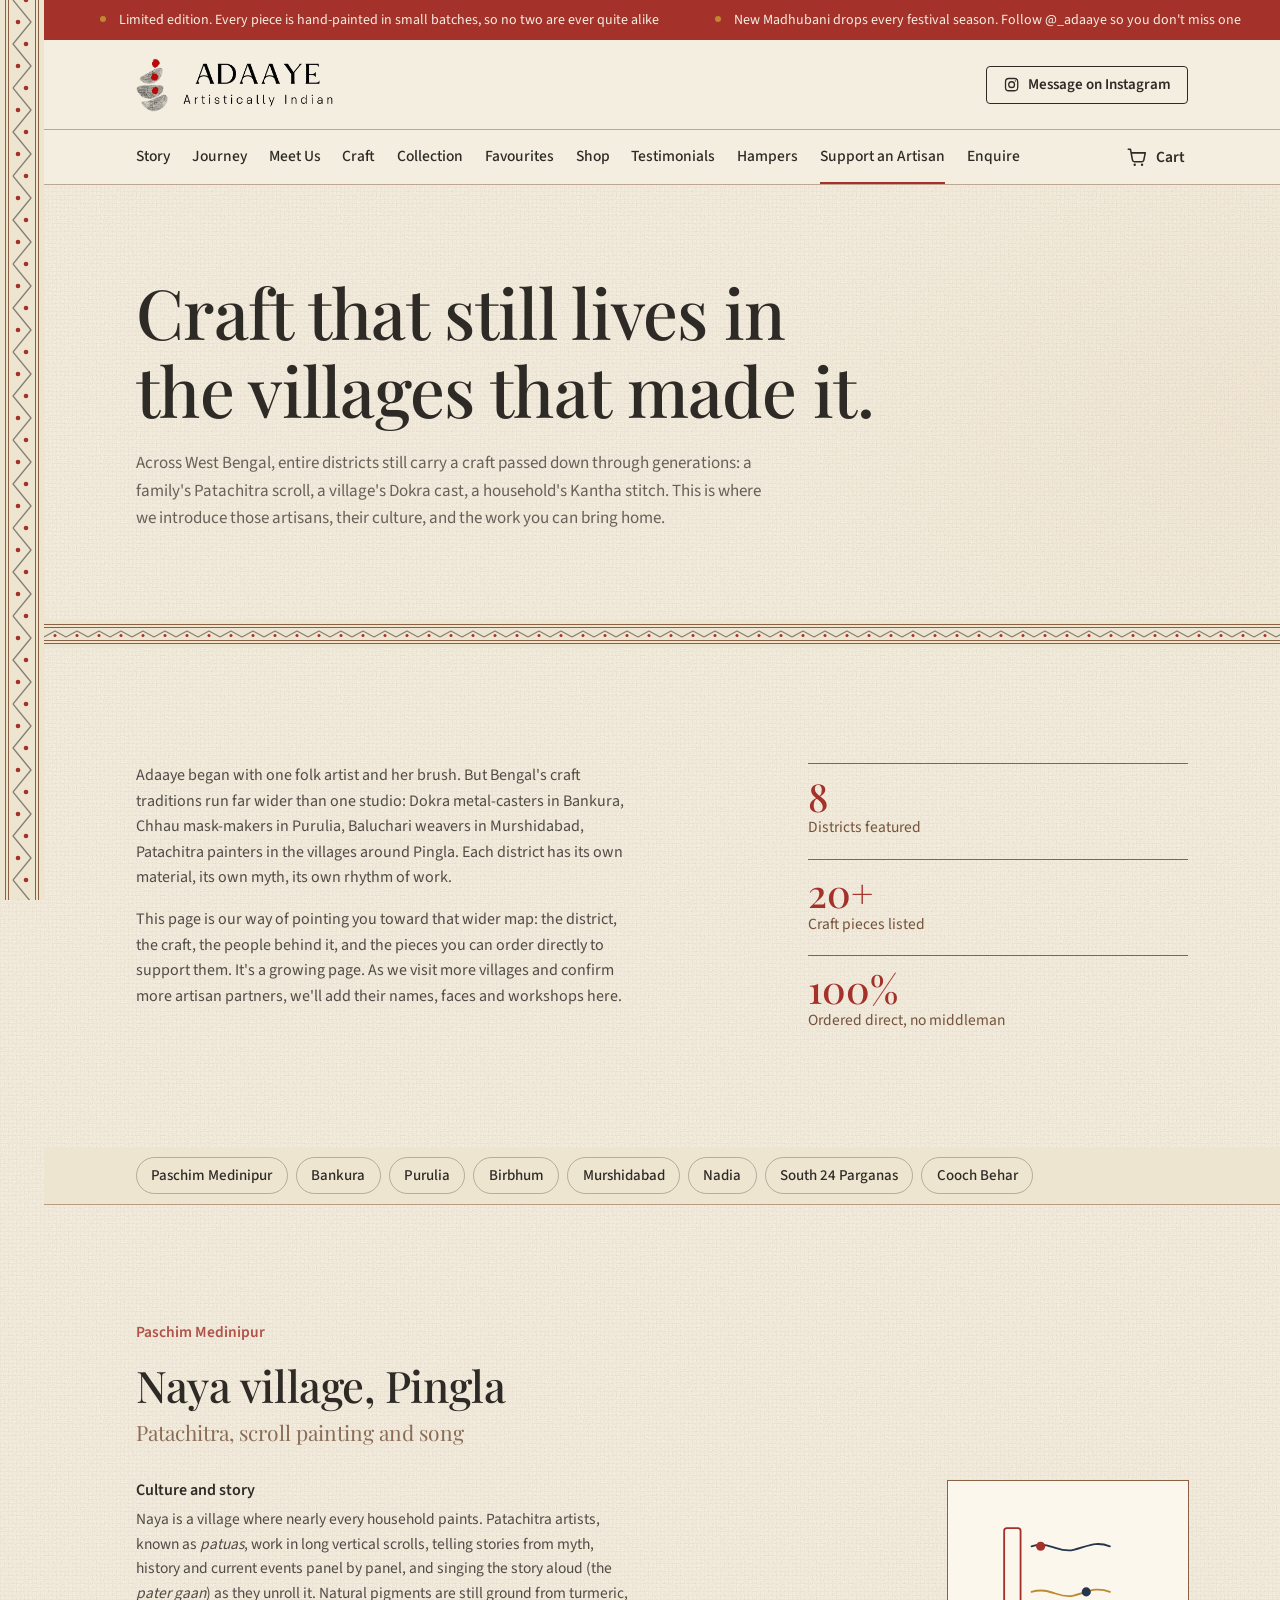
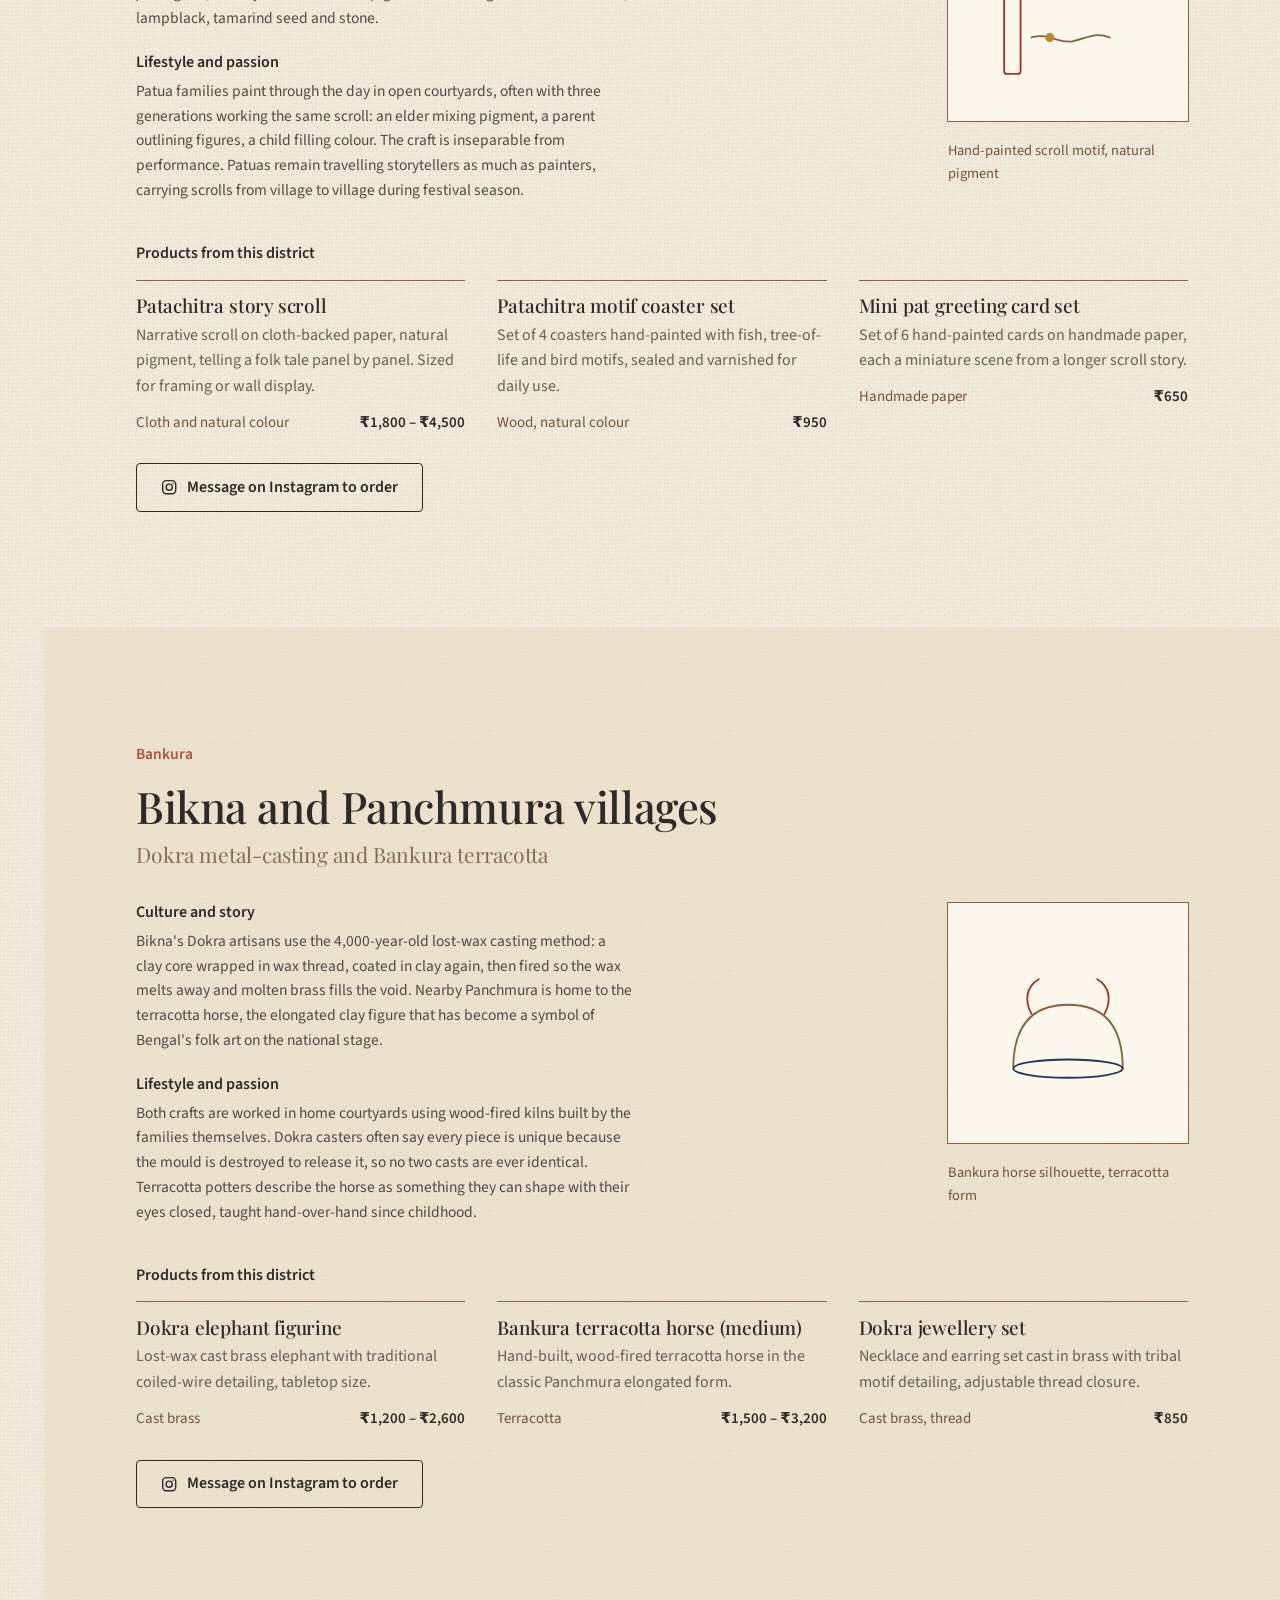
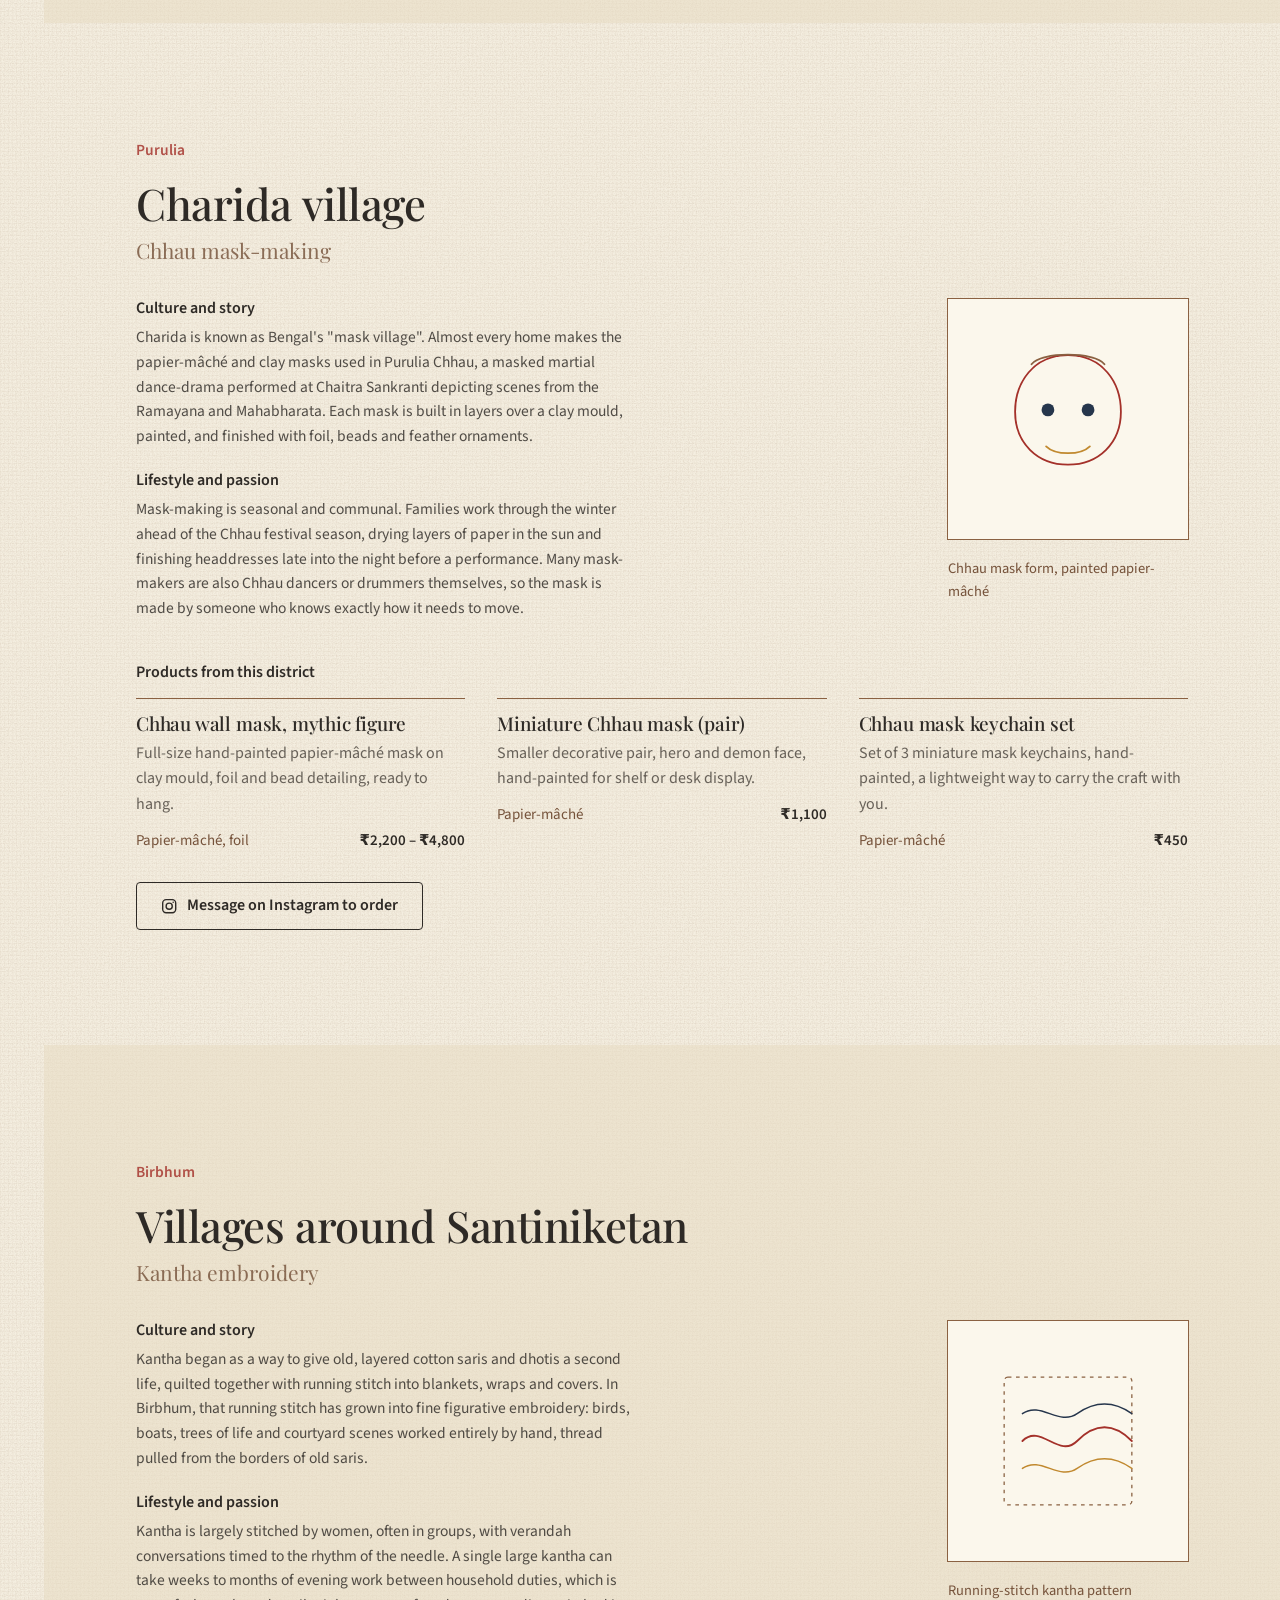
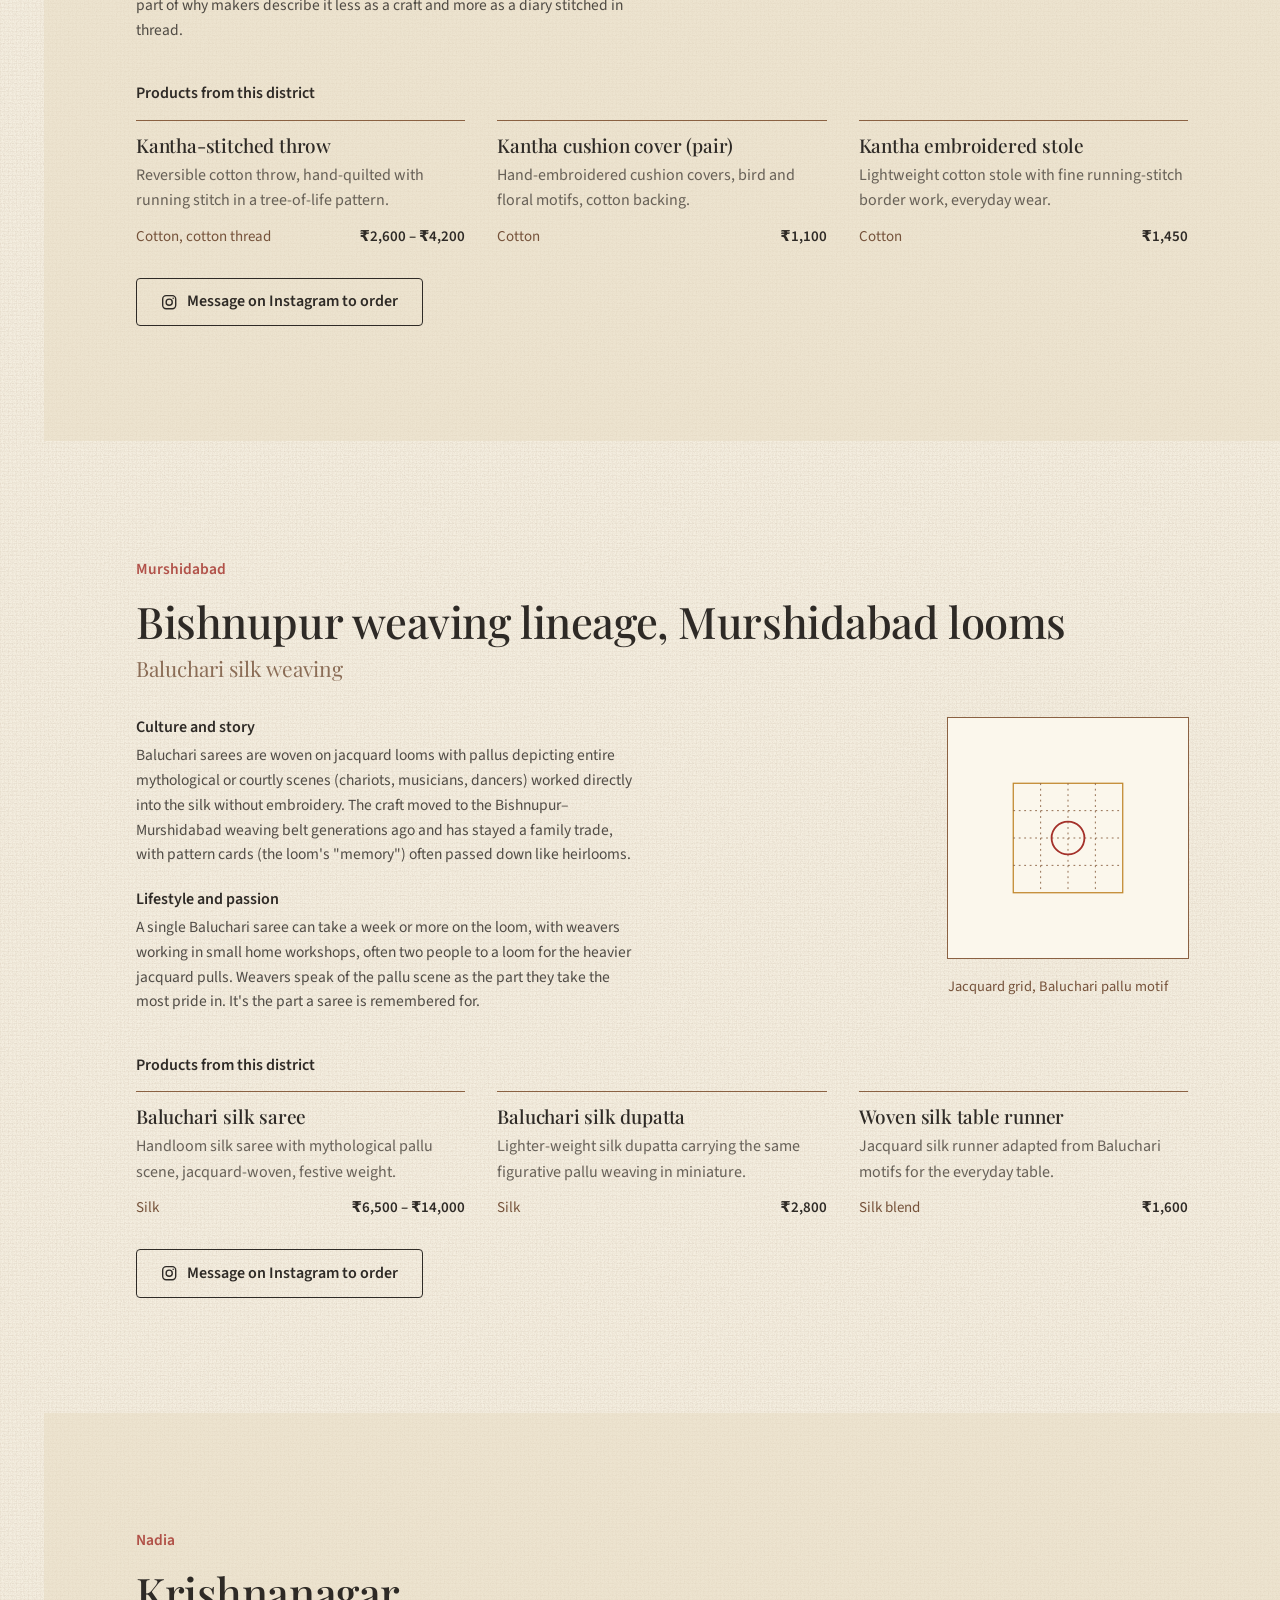
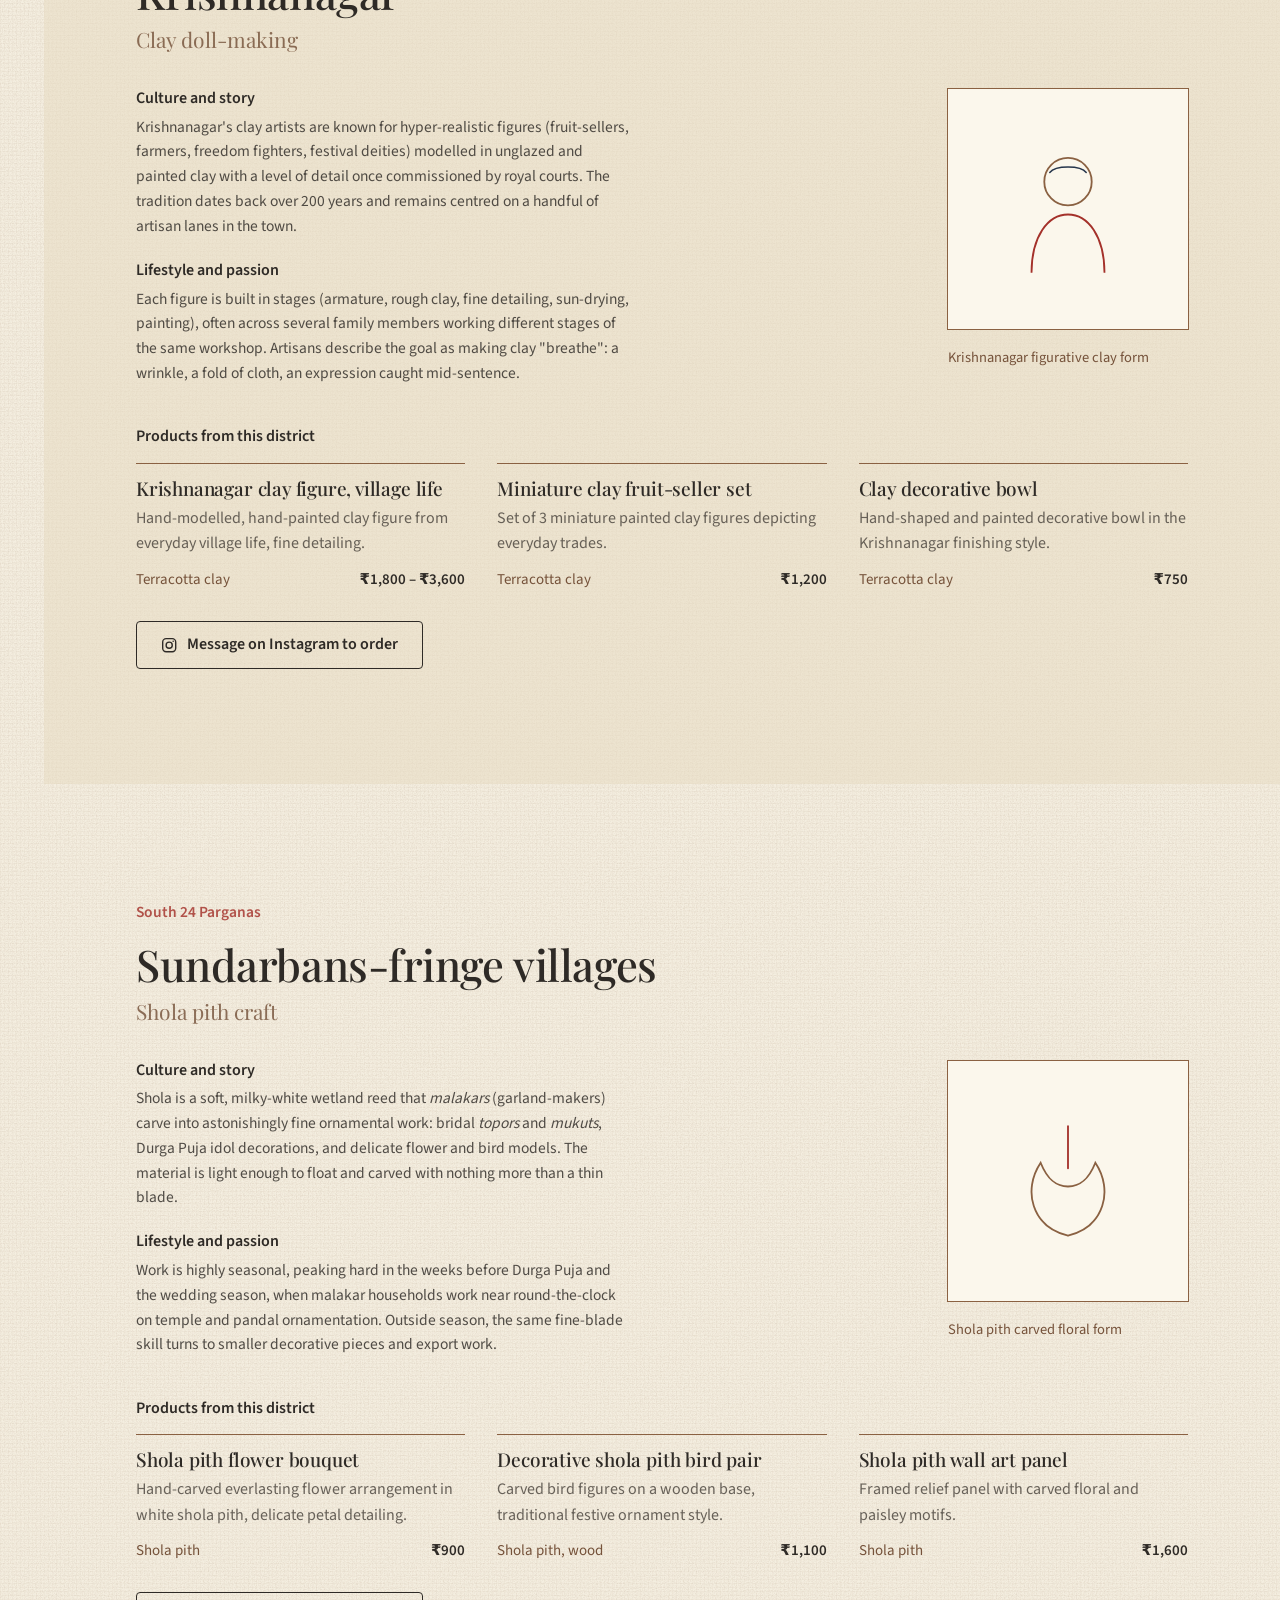
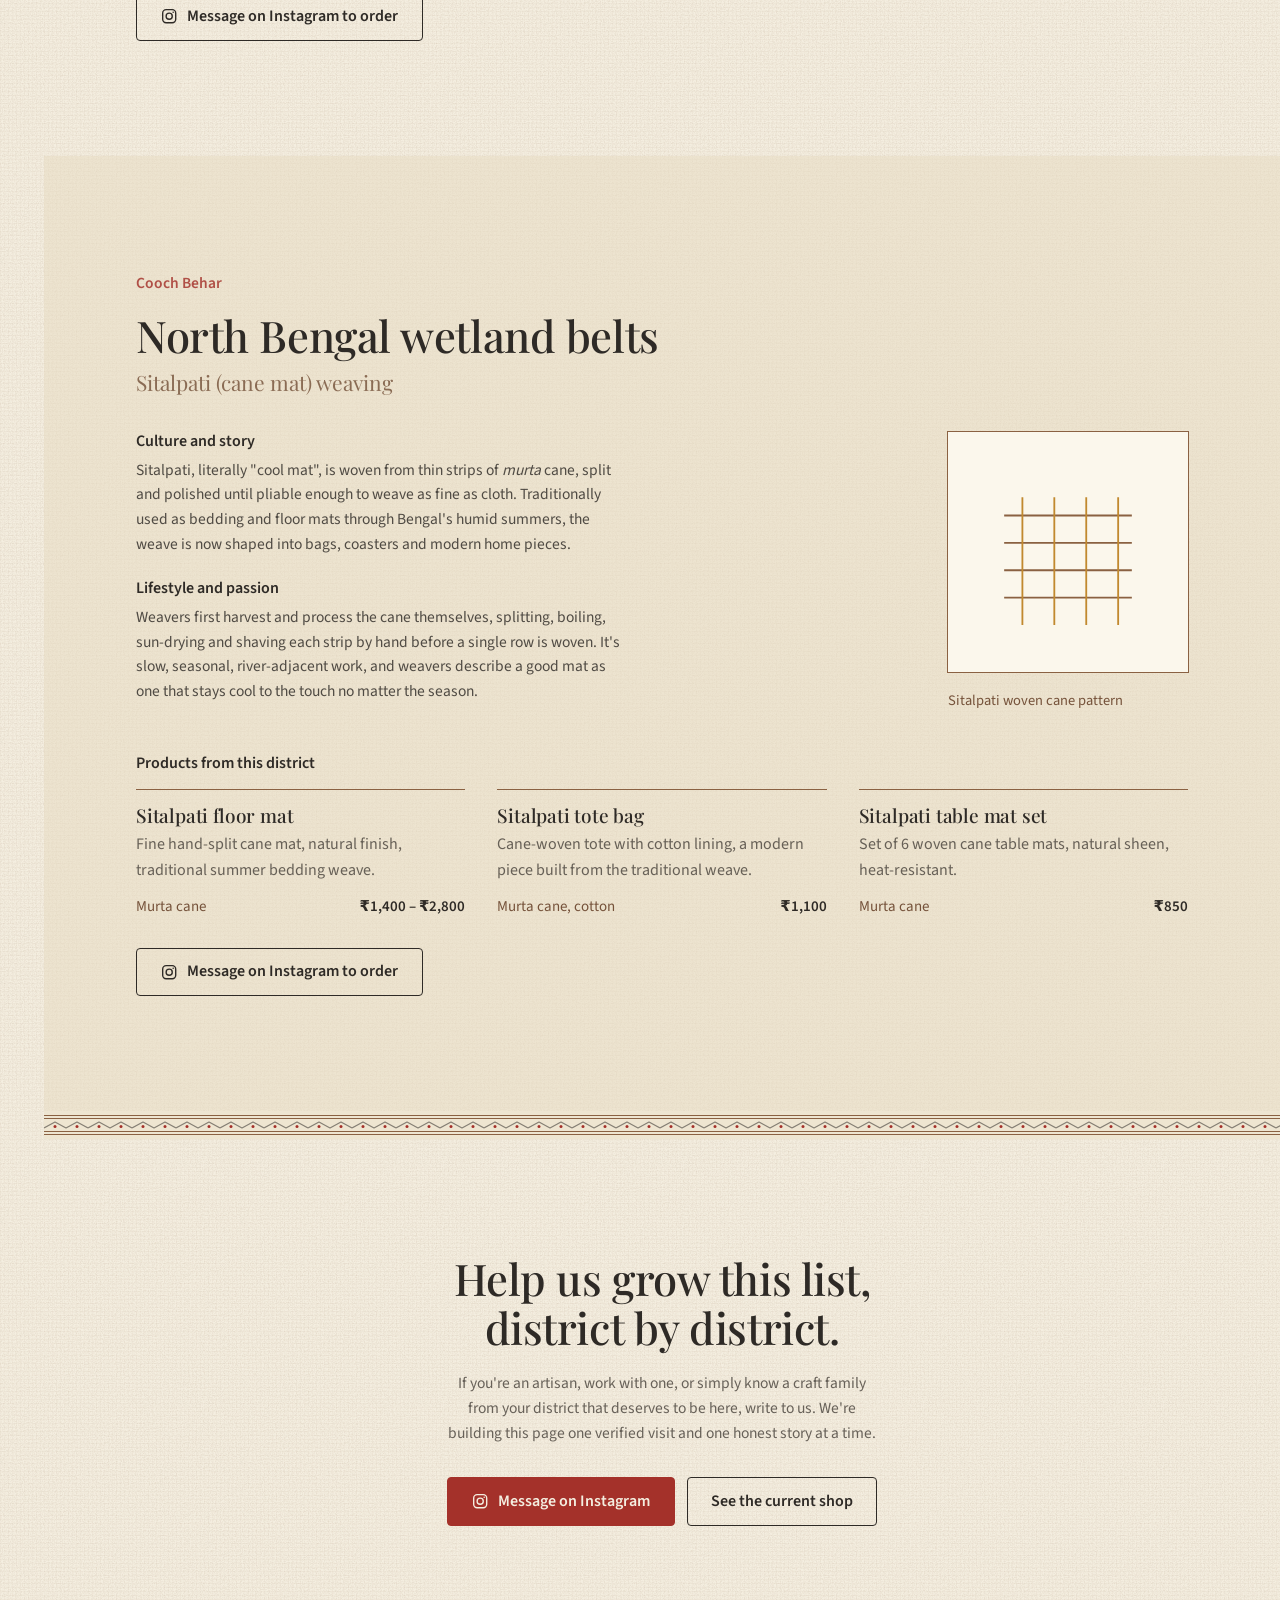
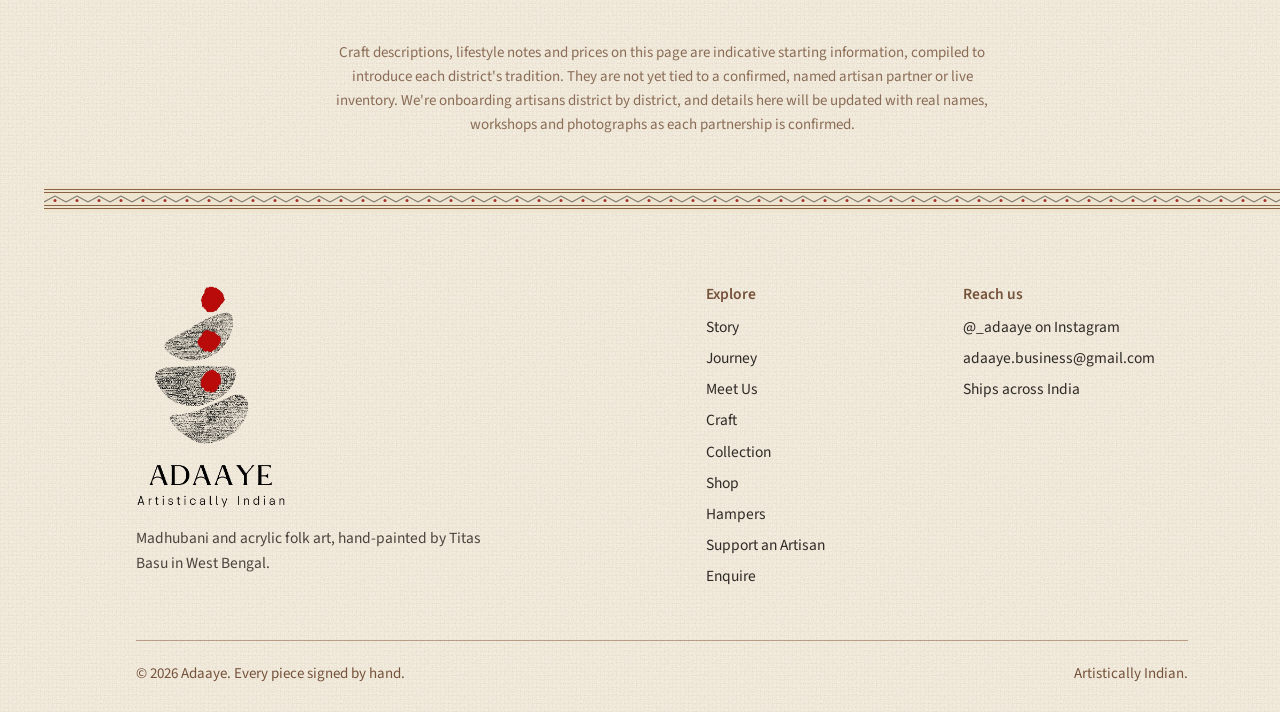
<file: artisans.html>
<!DOCTYPE html>
<html lang="en">
<head>
<meta charset="UTF-8">
<meta name="viewport" content="width=device-width, initial-scale=1">
<title>Support an Artisan — Adaaye</title>
<meta name="description" content="The craft districts of West Bengal: Patachitra, Dokra, Chhau masks, Kantha, Baluchari silk, Krishnanagar clay, Shola pith and Sitalpati. Meet the traditions and order pieces that support the artisans.">
<meta property="og:title" content="Support an Artisan — Adaaye">
<meta property="og:description" content="The craft districts of West Bengal: Patachitra, Dokra, Chhau masks, Kantha, Baluchari silk, Krishnanagar clay, Shola pith and Sitalpati. Meet the traditions and order pieces that support the artisans.">
<meta property="og:image" content="assets/img/garden-bird-twin-fish.webp">
<meta name="theme-color" content="#A4312A">
<link rel="icon" type="image/png" href="assets/img/favicon-v2.png">
<link rel="preload" href="assets/fonts/playfair-display-latin-wght-normal.woff2" as="font" type="font/woff2" crossorigin>
<link rel="preload" href="assets/fonts/source-sans-3-latin-wght-normal.woff2" as="font" type="font/woff2" crossorigin>
<link rel="stylesheet" href="assets/css/styles.css">
</head>
<body>

<div class="announce" role="note" aria-label="Announcements">
  <div class="announce-track">
    <span>Limited edition. Every piece is hand-painted in small batches, so no two are ever quite alike</span>
    <span>New Madhubani drops every festival season. Follow @_adaaye so you don't miss one</span>
    <span>Custom hampers are open for booking. Message us to commission a piece</span>
    <span aria-hidden="true">Limited edition. Every piece is hand-painted in small batches, so no two are ever quite alike</span>
    <span aria-hidden="true">New Madhubani drops every festival season. Follow @_adaaye so you don't miss one</span>
    <span aria-hidden="true">Custom hampers are open for booking. Message us to commission a piece</span>
  </div>
</div>

<header class="masthead">
  <div class="wrap">
    <a class="brand" href="index.html" aria-label="Adaaye, home">
      <img src="assets/img/logo-mark-v2.webp" alt="" width="364" height="611">
      <img class="brand-word" src="assets/img/logo-wordmark-v3.webp" alt="ADAAYE, Artistically Indian" width="561" height="170">
    </a>
    <div class="masthead-actions">
      <a class="btn btn--small" data-wa="Hi Adaaye! I'd like to place an order."><svg viewBox="0 0 24 24" fill="none" stroke="currentColor" stroke-width="1.8" stroke-linejoin="round" aria-hidden="true"><path d="M4 20l1.3-4.2A8 8 0 1 1 8.4 19L4 20z"/><path d="M9.4 8.7c-.4 2.5 3 5.9 5.6 5.8l.9-1.3-1.6-1-.9.7c-.9-.4-1.8-1.3-2.2-2.2l.7-.9-1-1.6-1.5.5z" fill="currentColor" stroke="none"/></svg>Order on WhatsApp</a>
      <a class="btn btn--line btn--small" data-ig href="https://instagram.com/_adaaye"><svg viewBox="0 0 24 24" fill="none" stroke="currentColor" stroke-width="1.8" aria-hidden="true"><rect x="3.5" y="3.5" width="17" height="17" rx="4.5"/><circle cx="12" cy="12" r="4"/><circle cx="17.2" cy="6.8" r="1" fill="currentColor" stroke="none"/></svg>Message on Instagram</a>
    </div>
  </div>
</header>

<nav class="navbar" aria-label="Main">
  <div class="wrap">
    <button class="menu-btn" type="button" aria-expanded="false" aria-controls="navLinks">Menu</button>
    <ul class="nav-links" id="navLinks">
      <li><a href="index.html#story">Story</a></li>
      <li><a href="index.html#journey">Journey</a></li>
      <li><a href="meet.html">Meet Us</a></li>
      <li><a href="index.html#craft">Craft</a></li>
      <li><a href="index.html#collection">Collection</a></li>
      <li><a href="index.html#favourites">Favourites</a></li>
      <li><a href="index.html#shop">Shop</a></li>
      <li><a href="index.html#testimonials">Testimonials</a></li>
      <li><a href="index.html#hampers">Hampers</a></li>
      <li><a href="artisans.html" aria-current="page">Support an Artisan</a></li>
      <li><a href="index.html#enquire">Enquire</a></li>
      <li class="nav-ig"><a data-ig href="https://instagram.com/_adaaye">Message on Instagram</a></li>
      <li class="nav-ig"><a data-wa="Hi Adaaye! I'd like to place an order." data-hide-parent>Order on WhatsApp</a></li>
    </ul>
    <button class="cart-btn" type="button" data-cart-open aria-label="Open cart">
      <svg viewBox="0 0 24 24" fill="none" stroke="currentColor" stroke-width="1.7" stroke-linecap="round" stroke-linejoin="round" aria-hidden="true"><path d="M2.5 3.5h2.3l2.3 12a2 2 0 0 0 2 1.6h8.3a2 2 0 0 0 2-1.6L21 7.5H5.6"/><circle cx="9.5" cy="20.5" r="1.3" fill="currentColor" stroke="none"/><circle cx="17.5" cy="20.5" r="1.3" fill="currentColor" stroke="none"/></svg><span>Cart</span><span class="cart-count" data-cart-count hidden>0</span>
    </button>
  </div>
</nav>

<main>

<section class="page-top">
  <div class="wrap">
    <h1>Craft that still lives in the villages that made it.</h1>
    <p class="lede">Across West Bengal, entire districts still carry a craft passed down through generations: a family's Patachitra scroll, a village's Dokra cast, a household's Kantha stitch. This is where we introduce those artisans, their culture, and the work you can bring home.</p>
  </div>
</section>
<div class="band" aria-hidden="true"></div>

<section class="panel">
  <div class="wrap">
    <h2 class="sr-only">Why this page exists</h2>
    <div class="mission">
      <div>
        <p>Adaaye began with one folk artist and her brush. But Bengal's craft traditions run far wider than one studio: Dokra metal-casters in Bankura, Chhau mask-makers in Purulia, Baluchari weavers in Murshidabad, Patachitra painters in the villages around Pingla. Each district has its own material, its own myth, its own rhythm of work.</p>
        <p>This page is our way of pointing you toward that wider map: the district, the craft, the people behind it, and the pieces you can order directly to support them. It's a growing page. As we visit more villages and confirm more artisan partners, we'll add their names, faces and workshops here.</p>
      </div>
      <ul class="facts">
        <li><b>8</b><span>Districts featured</span></li>
        <li><b>20+</b><span>Craft pieces listed</span></li>
        <li><b>100%</b><span>Ordered direct, no middleman</span></li>
      </ul>
    </div>
  </div>
</section>

<nav class="district-nav" aria-label="Districts">
  <div class="wrap">
    <ul>
      <li><a href="#medinipur">Paschim Medinipur</a></li>
      <li><a href="#bankura">Bankura</a></li>
      <li><a href="#purulia">Purulia</a></li>
      <li><a href="#birbhum">Birbhum</a></li>
      <li><a href="#murshidabad">Murshidabad</a></li>
      <li><a href="#nadia">Nadia</a></li>
      <li><a href="#24parganas">South 24 Parganas</a></li>
      <li><a href="#coochbehar">Cooch Behar</a></li>
    </ul>
  </div>
</nav>

<section class="panel district" id="medinipur">
  <div class="wrap">
    <p class="district-place">Paschim Medinipur</p>
    <h2>Naya village, Pingla</h2>
    <p class="district-craft">Patachitra, scroll painting and song</p>
    <div class="district-body">
      <div class="district-copy">
        <h3>Culture and story</h3>
        <p>Naya is a village where nearly every household paints. Patachitra artists, known as <em>patuas</em>, work in long vertical scrolls, telling stories from myth, history and current events panel by panel, and singing the story aloud (the <em>pater gaan</em>) as they unroll it. Natural pigments are still ground from turmeric, lampblack, tamarind seed and stone.</p>
        <h3>Lifestyle and passion</h3>
        <p>Patua families paint through the day in open courtyards, often with three generations working the same scroll: an elder mixing pigment, a parent outlining figures, a child filling colour. The craft is inseparable from performance. Patuas remain travelling storytellers as much as painters, carrying scrolls from village to village during festival season.</p>
      </div>
      <figure class="motif">
        <svg viewBox="0 0 200 200" fill="none" role="img" aria-label="Hand-painted scroll motif, natural pigment"><rect x="30" y="20" width="18" height="160" rx="3" stroke="#A4312A" stroke-width="2"/><path d="M60 40c20-6 30 8 46 4s24-10 40-4" stroke="#26364C" stroke-width="2" stroke-linecap="round"/><path d="M60 90c20-6 30 8 46 4s24-10 40-4" stroke="#C1892F" stroke-width="2" stroke-linecap="round"/><path d="M60 140c20-6 30 8 46 4s24-10 40-4" stroke="#8A6142" stroke-width="2" stroke-linecap="round"/><circle cx="70" cy="40" r="5" fill="#A4312A"/><circle cx="120" cy="90" r="5" fill="#26364C"/><circle cx="80" cy="140" r="5" fill="#C1892F"/></svg>
        <figcaption>Hand-painted scroll motif, natural pigment</figcaption>
      </figure>
    </div>
    <div class="wares">
      <h3>Products from this district</h3>
      <ul>
          <li>
            <h4>Patachitra story scroll</h4>
            <p>Narrative scroll on cloth-backed paper, natural pigment, telling a folk tale panel by panel. Sized for framing or wall display.</p>
            <div class="meta"><span>Cloth and natural colour</span><b>₹1,800 – ₹4,500</b></div>
          </li>
          <li>
            <h4>Patachitra motif coaster set</h4>
            <p>Set of 4 coasters hand-painted with fish, tree-of-life and bird motifs, sealed and varnished for daily use.</p>
            <div class="meta"><span>Wood, natural colour</span><b>₹950</b></div>
          </li>
          <li>
            <h4>Mini pat greeting card set</h4>
            <p>Set of 6 hand-painted cards on handmade paper, each a miniature scene from a longer scroll story.</p>
            <div class="meta"><span>Handmade paper</span><b>₹650</b></div>
          </li>
      </ul>
      <div class="btn-row">
        <a class="btn" data-wa="Hi Adaaye! I'd like to order a craft piece from Paschim Medinipur (Patachitra, scroll painting and song)."><svg viewBox="0 0 24 24" fill="none" stroke="currentColor" stroke-width="1.8" stroke-linejoin="round" aria-hidden="true"><path d="M4 20l1.3-4.2A8 8 0 1 1 8.4 19L4 20z"/><path d="M9.4 8.7c-.4 2.5 3 5.9 5.6 5.8l.9-1.3-1.6-1-.9.7c-.9-.4-1.8-1.3-2.2-2.2l.7-.9-1-1.6-1.5.5z" fill="currentColor" stroke="none"/></svg>Order on WhatsApp</a>
        <a class="btn btn--line" data-ig href="https://instagram.com/_adaaye"><svg viewBox="0 0 24 24" fill="none" stroke="currentColor" stroke-width="1.8" aria-hidden="true"><rect x="3.5" y="3.5" width="17" height="17" rx="4.5"/><circle cx="12" cy="12" r="4"/><circle cx="17.2" cy="6.8" r="1" fill="currentColor" stroke="none"/></svg>Message on Instagram to order</a>
      </div>
    </div>
  </div>
</section>
<section class="panel district" id="bankura">
  <div class="wrap">
    <p class="district-place">Bankura</p>
    <h2>Bikna and Panchmura villages</h2>
    <p class="district-craft">Dokra metal-casting and Bankura terracotta</p>
    <div class="district-body">
      <div class="district-copy">
        <h3>Culture and story</h3>
        <p>Bikna's Dokra artisans use the 4,000-year-old lost-wax casting method: a clay core wrapped in wax thread, coated in clay again, then fired so the wax melts away and molten brass fills the void. Nearby Panchmura is home to the terracotta horse, the elongated clay figure that has become a symbol of Bengal's folk art on the national stage.</p>
        <h3>Lifestyle and passion</h3>
        <p>Both crafts are worked in home courtyards using wood-fired kilns built by the families themselves. Dokra casters often say every piece is unique because the mould is destroyed to release it, so no two casts are ever identical. Terracotta potters describe the horse as something they can shape with their eyes closed, taught hand-over-hand since childhood.</p>
      </div>
      <figure class="motif">
        <svg viewBox="0 0 200 200" fill="none" role="img" aria-label="Bankura horse silhouette, terracotta form"><path d="M40 150c0-40 15-70 60-70s60 30 60 70" stroke="#8A6142" stroke-width="2"/><path d="M60 90c-8-14-6-30 8-38" stroke="#A4312A" stroke-width="2" stroke-linecap="round"/><path d="M140 90c8-14 6-30-8-38" stroke="#A4312A" stroke-width="2" stroke-linecap="round"/><ellipse cx="100" cy="150" rx="60" ry="10" stroke="#26364C" stroke-width="2"/></svg>
        <figcaption>Bankura horse silhouette, terracotta form</figcaption>
      </figure>
    </div>
    <div class="wares">
      <h3>Products from this district</h3>
      <ul>
          <li>
            <h4>Dokra elephant figurine</h4>
            <p>Lost-wax cast brass elephant with traditional coiled-wire detailing, tabletop size.</p>
            <div class="meta"><span>Cast brass</span><b>₹1,200 – ₹2,600</b></div>
          </li>
          <li>
            <h4>Bankura terracotta horse (medium)</h4>
            <p>Hand-built, wood-fired terracotta horse in the classic Panchmura elongated form.</p>
            <div class="meta"><span>Terracotta</span><b>₹1,500 – ₹3,200</b></div>
          </li>
          <li>
            <h4>Dokra jewellery set</h4>
            <p>Necklace and earring set cast in brass with tribal motif detailing, adjustable thread closure.</p>
            <div class="meta"><span>Cast brass, thread</span><b>₹850</b></div>
          </li>
      </ul>
      <div class="btn-row">
        <a class="btn" data-wa="Hi Adaaye! I'd like to order a craft piece from Bankura (Dokra metal-casting and Bankura terracotta)."><svg viewBox="0 0 24 24" fill="none" stroke="currentColor" stroke-width="1.8" stroke-linejoin="round" aria-hidden="true"><path d="M4 20l1.3-4.2A8 8 0 1 1 8.4 19L4 20z"/><path d="M9.4 8.7c-.4 2.5 3 5.9 5.6 5.8l.9-1.3-1.6-1-.9.7c-.9-.4-1.8-1.3-2.2-2.2l.7-.9-1-1.6-1.5.5z" fill="currentColor" stroke="none"/></svg>Order on WhatsApp</a>
        <a class="btn btn--line" data-ig href="https://instagram.com/_adaaye"><svg viewBox="0 0 24 24" fill="none" stroke="currentColor" stroke-width="1.8" aria-hidden="true"><rect x="3.5" y="3.5" width="17" height="17" rx="4.5"/><circle cx="12" cy="12" r="4"/><circle cx="17.2" cy="6.8" r="1" fill="currentColor" stroke="none"/></svg>Message on Instagram to order</a>
      </div>
    </div>
  </div>
</section>
<section class="panel district" id="purulia">
  <div class="wrap">
    <p class="district-place">Purulia</p>
    <h2>Charida village</h2>
    <p class="district-craft">Chhau mask-making</p>
    <div class="district-body">
      <div class="district-copy">
        <h3>Culture and story</h3>
        <p>Charida is known as Bengal's "mask village". Almost every home makes the papier-mâché and clay masks used in Purulia Chhau, a masked martial dance-drama performed at Chaitra Sankranti depicting scenes from the Ramayana and Mahabharata. Each mask is built in layers over a clay mould, painted, and finished with foil, beads and feather ornaments.</p>
        <h3>Lifestyle and passion</h3>
        <p>Mask-making is seasonal and communal. Families work through the winter ahead of the Chhau festival season, drying layers of paper in the sun and finishing headdresses late into the night before a performance. Many mask-makers are also Chhau dancers or drummers themselves, so the mask is made by someone who knows exactly how it needs to move.</p>
      </div>
      <figure class="motif">
        <svg viewBox="0 0 200 200" fill="none" role="img" aria-label="Chhau mask form, painted papier-mâché"><path d="M100 30c-38 0-58 30-58 62 0 34 24 58 58 58s58-24 58-58c0-32-20-62-58-62Z" stroke="#A4312A" stroke-width="2"/><circle cx="78" cy="90" r="7" fill="#26364C"/><circle cx="122" cy="90" r="7" fill="#26364C"/><path d="M76 130c10 10 38 10 48 0" stroke="#C1892F" stroke-width="2" stroke-linecap="round"/><path d="M60 40c10-14 70-14 80 0" stroke="#8A6142" stroke-width="2" stroke-linecap="round"/></svg>
        <figcaption>Chhau mask form, painted papier-mâché</figcaption>
      </figure>
    </div>
    <div class="wares">
      <h3>Products from this district</h3>
      <ul>
          <li>
            <h4>Chhau wall mask, mythic figure</h4>
            <p>Full-size hand-painted papier-mâché mask on clay mould, foil and bead detailing, ready to hang.</p>
            <div class="meta"><span>Papier-mâché, foil</span><b>₹2,200 – ₹4,800</b></div>
          </li>
          <li>
            <h4>Miniature Chhau mask (pair)</h4>
            <p>Smaller decorative pair, hero and demon face, hand-painted for shelf or desk display.</p>
            <div class="meta"><span>Papier-mâché</span><b>₹1,100</b></div>
          </li>
          <li>
            <h4>Chhau mask keychain set</h4>
            <p>Set of 3 miniature mask keychains, hand-painted, a lightweight way to carry the craft with you.</p>
            <div class="meta"><span>Papier-mâché</span><b>₹450</b></div>
          </li>
      </ul>
      <div class="btn-row">
        <a class="btn" data-wa="Hi Adaaye! I'd like to order a craft piece from Purulia (Chhau mask-making)."><svg viewBox="0 0 24 24" fill="none" stroke="currentColor" stroke-width="1.8" stroke-linejoin="round" aria-hidden="true"><path d="M4 20l1.3-4.2A8 8 0 1 1 8.4 19L4 20z"/><path d="M9.4 8.7c-.4 2.5 3 5.9 5.6 5.8l.9-1.3-1.6-1-.9.7c-.9-.4-1.8-1.3-2.2-2.2l.7-.9-1-1.6-1.5.5z" fill="currentColor" stroke="none"/></svg>Order on WhatsApp</a>
        <a class="btn btn--line" data-ig href="https://instagram.com/_adaaye"><svg viewBox="0 0 24 24" fill="none" stroke="currentColor" stroke-width="1.8" aria-hidden="true"><rect x="3.5" y="3.5" width="17" height="17" rx="4.5"/><circle cx="12" cy="12" r="4"/><circle cx="17.2" cy="6.8" r="1" fill="currentColor" stroke="none"/></svg>Message on Instagram to order</a>
      </div>
    </div>
  </div>
</section>
<section class="panel district" id="birbhum">
  <div class="wrap">
    <p class="district-place">Birbhum</p>
    <h2>Villages around Santiniketan</h2>
    <p class="district-craft">Kantha embroidery</p>
    <div class="district-body">
      <div class="district-copy">
        <h3>Culture and story</h3>
        <p>Kantha began as a way to give old, layered cotton saris and dhotis a second life, quilted together with running stitch into blankets, wraps and covers. In Birbhum, that running stitch has grown into fine figurative embroidery: birds, boats, trees of life and courtyard scenes worked entirely by hand, thread pulled from the borders of old saris.</p>
        <h3>Lifestyle and passion</h3>
        <p>Kantha is largely stitched by women, often in groups, with verandah conversations timed to the rhythm of the needle. A single large kantha can take weeks to months of evening work between household duties, which is part of why makers describe it less as a craft and more as a diary stitched in thread.</p>
      </div>
      <figure class="motif">
        <svg viewBox="0 0 200 200" fill="none" role="img" aria-label="Running-stitch kantha pattern"><rect x="30" y="30" width="140" height="140" rx="4" stroke="#8A6142" stroke-width="1.4" stroke-dasharray="4 5"/><path d="M50 100c20-20 40 20 60 0s40-20 60 0" stroke="#A4312A" stroke-width="2" stroke-linecap="round"/><path d="M50 70c20-14 40 14 60 0s40-14 60 0" stroke="#26364C" stroke-width="1.6" stroke-linecap="round"/><path d="M50 130c20-14 40 14 60 0s40-14 60 0" stroke="#C1892F" stroke-width="1.6" stroke-linecap="round"/></svg>
        <figcaption>Running-stitch kantha pattern</figcaption>
      </figure>
    </div>
    <div class="wares">
      <h3>Products from this district</h3>
      <ul>
          <li>
            <h4>Kantha-stitched throw</h4>
            <p>Reversible cotton throw, hand-quilted with running stitch in a tree-of-life pattern.</p>
            <div class="meta"><span>Cotton, cotton thread</span><b>₹2,600 – ₹4,200</b></div>
          </li>
          <li>
            <h4>Kantha cushion cover (pair)</h4>
            <p>Hand-embroidered cushion covers, bird and floral motifs, cotton backing.</p>
            <div class="meta"><span>Cotton</span><b>₹1,100</b></div>
          </li>
          <li>
            <h4>Kantha embroidered stole</h4>
            <p>Lightweight cotton stole with fine running-stitch border work, everyday wear.</p>
            <div class="meta"><span>Cotton</span><b>₹1,450</b></div>
          </li>
      </ul>
      <div class="btn-row">
        <a class="btn" data-wa="Hi Adaaye! I'd like to order a craft piece from Birbhum (Kantha embroidery)."><svg viewBox="0 0 24 24" fill="none" stroke="currentColor" stroke-width="1.8" stroke-linejoin="round" aria-hidden="true"><path d="M4 20l1.3-4.2A8 8 0 1 1 8.4 19L4 20z"/><path d="M9.4 8.7c-.4 2.5 3 5.9 5.6 5.8l.9-1.3-1.6-1-.9.7c-.9-.4-1.8-1.3-2.2-2.2l.7-.9-1-1.6-1.5.5z" fill="currentColor" stroke="none"/></svg>Order on WhatsApp</a>
        <a class="btn btn--line" data-ig href="https://instagram.com/_adaaye"><svg viewBox="0 0 24 24" fill="none" stroke="currentColor" stroke-width="1.8" aria-hidden="true"><rect x="3.5" y="3.5" width="17" height="17" rx="4.5"/><circle cx="12" cy="12" r="4"/><circle cx="17.2" cy="6.8" r="1" fill="currentColor" stroke="none"/></svg>Message on Instagram to order</a>
      </div>
    </div>
  </div>
</section>
<section class="panel district" id="murshidabad">
  <div class="wrap">
    <p class="district-place">Murshidabad</p>
    <h2>Bishnupur weaving lineage, Murshidabad looms</h2>
    <p class="district-craft">Baluchari silk weaving</p>
    <div class="district-body">
      <div class="district-copy">
        <h3>Culture and story</h3>
        <p>Baluchari sarees are woven on jacquard looms with pallus depicting entire mythological or courtly scenes (chariots, musicians, dancers) worked directly into the silk without embroidery. The craft moved to the Bishnupur–Murshidabad weaving belt generations ago and has stayed a family trade, with pattern cards (the loom's "memory") often passed down like heirlooms.</p>
        <h3>Lifestyle and passion</h3>
        <p>A single Baluchari saree can take a week or more on the loom, with weavers working in small home workshops, often two people to a loom for the heavier jacquard pulls. Weavers speak of the pallu scene as the part they take the most pride in. It's the part a saree is remembered for.</p>
      </div>
      <figure class="motif">
        <svg viewBox="0 0 200 200" fill="none" role="img" aria-label="Jacquard grid, Baluchari pallu motif"><rect x="40" y="40" width="120" height="120" stroke="#C1892F" stroke-width="1.4"/><path d="M40 70h120M40 100h120M40 130h120" stroke="#8A6142" stroke-width="1" stroke-dasharray="2 4"/><path d="M70 40v120M100 40v120M130 40v120" stroke="#8A6142" stroke-width="1" stroke-dasharray="2 4"/><circle cx="100" cy="100" r="18" stroke="#A4312A" stroke-width="2"/></svg>
        <figcaption>Jacquard grid, Baluchari pallu motif</figcaption>
      </figure>
    </div>
    <div class="wares">
      <h3>Products from this district</h3>
      <ul>
          <li>
            <h4>Baluchari silk saree</h4>
            <p>Handloom silk saree with mythological pallu scene, jacquard-woven, festive weight.</p>
            <div class="meta"><span>Silk</span><b>₹6,500 – ₹14,000</b></div>
          </li>
          <li>
            <h4>Baluchari silk dupatta</h4>
            <p>Lighter-weight silk dupatta carrying the same figurative pallu weaving in miniature.</p>
            <div class="meta"><span>Silk</span><b>₹2,800</b></div>
          </li>
          <li>
            <h4>Woven silk table runner</h4>
            <p>Jacquard silk runner adapted from Baluchari motifs for the everyday table.</p>
            <div class="meta"><span>Silk blend</span><b>₹1,600</b></div>
          </li>
      </ul>
      <div class="btn-row">
        <a class="btn" data-wa="Hi Adaaye! I'd like to order a craft piece from Murshidabad (Baluchari silk weaving)."><svg viewBox="0 0 24 24" fill="none" stroke="currentColor" stroke-width="1.8" stroke-linejoin="round" aria-hidden="true"><path d="M4 20l1.3-4.2A8 8 0 1 1 8.4 19L4 20z"/><path d="M9.4 8.7c-.4 2.5 3 5.9 5.6 5.8l.9-1.3-1.6-1-.9.7c-.9-.4-1.8-1.3-2.2-2.2l.7-.9-1-1.6-1.5.5z" fill="currentColor" stroke="none"/></svg>Order on WhatsApp</a>
        <a class="btn btn--line" data-ig href="https://instagram.com/_adaaye"><svg viewBox="0 0 24 24" fill="none" stroke="currentColor" stroke-width="1.8" aria-hidden="true"><rect x="3.5" y="3.5" width="17" height="17" rx="4.5"/><circle cx="12" cy="12" r="4"/><circle cx="17.2" cy="6.8" r="1" fill="currentColor" stroke="none"/></svg>Message on Instagram to order</a>
      </div>
    </div>
  </div>
</section>
<section class="panel district" id="nadia">
  <div class="wrap">
    <p class="district-place">Nadia</p>
    <h2>Krishnanagar</h2>
    <p class="district-craft">Clay doll-making</p>
    <div class="district-body">
      <div class="district-copy">
        <h3>Culture and story</h3>
        <p>Krishnanagar's clay artists are known for hyper-realistic figures (fruit-sellers, farmers, freedom fighters, festival deities) modelled in unglazed and painted clay with a level of detail once commissioned by royal courts. The tradition dates back over 200 years and remains centred on a handful of artisan lanes in the town.</p>
        <h3>Lifestyle and passion</h3>
        <p>Each figure is built in stages (armature, rough clay, fine detailing, sun-drying, painting), often across several family members working different stages of the same workshop. Artisans describe the goal as making clay "breathe": a wrinkle, a fold of cloth, an expression caught mid-sentence.</p>
      </div>
      <figure class="motif">
        <svg viewBox="0 0 200 200" fill="none" role="img" aria-label="Krishnanagar figurative clay form"><circle cx="100" cy="70" r="26" stroke="#8A6142" stroke-width="2"/><path d="M60 170c0-40 18-64 40-64s40 24 40 64" stroke="#A4312A" stroke-width="2"/><path d="M80 60c6-8 34-8 40 0" stroke="#26364C" stroke-width="1.6" stroke-linecap="round"/></svg>
        <figcaption>Krishnanagar figurative clay form</figcaption>
      </figure>
    </div>
    <div class="wares">
      <h3>Products from this district</h3>
      <ul>
          <li>
            <h4>Krishnanagar clay figure, village life</h4>
            <p>Hand-modelled, hand-painted clay figure from everyday village life, fine detailing.</p>
            <div class="meta"><span>Terracotta clay</span><b>₹1,800 – ₹3,600</b></div>
          </li>
          <li>
            <h4>Miniature clay fruit-seller set</h4>
            <p>Set of 3 miniature painted clay figures depicting everyday trades.</p>
            <div class="meta"><span>Terracotta clay</span><b>₹1,200</b></div>
          </li>
          <li>
            <h4>Clay decorative bowl</h4>
            <p>Hand-shaped and painted decorative bowl in the Krishnanagar finishing style.</p>
            <div class="meta"><span>Terracotta clay</span><b>₹750</b></div>
          </li>
      </ul>
      <div class="btn-row">
        <a class="btn" data-wa="Hi Adaaye! I'd like to order a craft piece from Nadia (Clay doll-making)."><svg viewBox="0 0 24 24" fill="none" stroke="currentColor" stroke-width="1.8" stroke-linejoin="round" aria-hidden="true"><path d="M4 20l1.3-4.2A8 8 0 1 1 8.4 19L4 20z"/><path d="M9.4 8.7c-.4 2.5 3 5.9 5.6 5.8l.9-1.3-1.6-1-.9.7c-.9-.4-1.8-1.3-2.2-2.2l.7-.9-1-1.6-1.5.5z" fill="currentColor" stroke="none"/></svg>Order on WhatsApp</a>
        <a class="btn btn--line" data-ig href="https://instagram.com/_adaaye"><svg viewBox="0 0 24 24" fill="none" stroke="currentColor" stroke-width="1.8" aria-hidden="true"><rect x="3.5" y="3.5" width="17" height="17" rx="4.5"/><circle cx="12" cy="12" r="4"/><circle cx="17.2" cy="6.8" r="1" fill="currentColor" stroke="none"/></svg>Message on Instagram to order</a>
      </div>
    </div>
  </div>
</section>
<section class="panel district" id="24parganas">
  <div class="wrap">
    <p class="district-place">South 24 Parganas</p>
    <h2>Sundarbans-fringe villages</h2>
    <p class="district-craft">Shola pith craft</p>
    <div class="district-body">
      <div class="district-copy">
        <h3>Culture and story</h3>
        <p>Shola is a soft, milky-white wetland reed that <em>malakars</em> (garland-makers) carve into astonishingly fine ornamental work: bridal <em>topors</em> and <em>mukuts</em>, Durga Puja idol decorations, and delicate flower and bird models. The material is light enough to float and carved with nothing more than a thin blade.</p>
        <h3>Lifestyle and passion</h3>
        <p>Work is highly seasonal, peaking hard in the weeks before Durga Puja and the wedding season, when malakar households work near round-the-clock on temple and pandal ornamentation. Outside season, the same fine-blade skill turns to smaller decorative pieces and export work.</p>
      </div>
      <figure class="motif">
        <svg viewBox="0 0 200 200" fill="none" role="img" aria-label="Shola pith carved floral form"><path d="M100 160c-40-10-50-50-30-80 8 20 18 26 30 26s22-6 30-26c20 30 10 70-30 80Z" stroke="#8A6142" stroke-width="2"/><path d="M100 40c0 20 0 30 0 46" stroke="#A4312A" stroke-width="2" stroke-linecap="round"/></svg>
        <figcaption>Shola pith carved floral form</figcaption>
      </figure>
    </div>
    <div class="wares">
      <h3>Products from this district</h3>
      <ul>
          <li>
            <h4>Shola pith flower bouquet</h4>
            <p>Hand-carved everlasting flower arrangement in white shola pith, delicate petal detailing.</p>
            <div class="meta"><span>Shola pith</span><b>₹900</b></div>
          </li>
          <li>
            <h4>Decorative shola pith bird pair</h4>
            <p>Carved bird figures on a wooden base, traditional festive ornament style.</p>
            <div class="meta"><span>Shola pith, wood</span><b>₹1,100</b></div>
          </li>
          <li>
            <h4>Shola pith wall art panel</h4>
            <p>Framed relief panel with carved floral and paisley motifs.</p>
            <div class="meta"><span>Shola pith</span><b>₹1,600</b></div>
          </li>
      </ul>
      <div class="btn-row">
        <a class="btn" data-wa="Hi Adaaye! I'd like to order a craft piece from South 24 Parganas (Shola pith craft)."><svg viewBox="0 0 24 24" fill="none" stroke="currentColor" stroke-width="1.8" stroke-linejoin="round" aria-hidden="true"><path d="M4 20l1.3-4.2A8 8 0 1 1 8.4 19L4 20z"/><path d="M9.4 8.7c-.4 2.5 3 5.9 5.6 5.8l.9-1.3-1.6-1-.9.7c-.9-.4-1.8-1.3-2.2-2.2l.7-.9-1-1.6-1.5.5z" fill="currentColor" stroke="none"/></svg>Order on WhatsApp</a>
        <a class="btn btn--line" data-ig href="https://instagram.com/_adaaye"><svg viewBox="0 0 24 24" fill="none" stroke="currentColor" stroke-width="1.8" aria-hidden="true"><rect x="3.5" y="3.5" width="17" height="17" rx="4.5"/><circle cx="12" cy="12" r="4"/><circle cx="17.2" cy="6.8" r="1" fill="currentColor" stroke="none"/></svg>Message on Instagram to order</a>
      </div>
    </div>
  </div>
</section>
<section class="panel district" id="coochbehar">
  <div class="wrap">
    <p class="district-place">Cooch Behar</p>
    <h2>North Bengal wetland belts</h2>
    <p class="district-craft">Sitalpati (cane mat) weaving</p>
    <div class="district-body">
      <div class="district-copy">
        <h3>Culture and story</h3>
        <p>Sitalpati, literally "cool mat", is woven from thin strips of <em>murta</em> cane, split and polished until pliable enough to weave as fine as cloth. Traditionally used as bedding and floor mats through Bengal's humid summers, the weave is now shaped into bags, coasters and modern home pieces.</p>
        <h3>Lifestyle and passion</h3>
        <p>Weavers first harvest and process the cane themselves, splitting, boiling, sun-drying and shaving each strip by hand before a single row is woven. It's slow, seasonal, river-adjacent work, and weavers describe a good mat as one that stays cool to the touch no matter the season.</p>
      </div>
      <figure class="motif">
        <svg viewBox="0 0 200 200" fill="none" role="img" aria-label="Sitalpati woven cane pattern"><path d="M30 60h140M30 90h140M30 120h140M30 150h140" stroke="#8A6142" stroke-width="2"/><path d="M50 40v140M85 40v140M120 40v140M155 40v140" stroke="#C1892F" stroke-width="2"/></svg>
        <figcaption>Sitalpati woven cane pattern</figcaption>
      </figure>
    </div>
    <div class="wares">
      <h3>Products from this district</h3>
      <ul>
          <li>
            <h4>Sitalpati floor mat</h4>
            <p>Fine hand-split cane mat, natural finish, traditional summer bedding weave.</p>
            <div class="meta"><span>Murta cane</span><b>₹1,400 – ₹2,800</b></div>
          </li>
          <li>
            <h4>Sitalpati tote bag</h4>
            <p>Cane-woven tote with cotton lining, a modern piece built from the traditional weave.</p>
            <div class="meta"><span>Murta cane, cotton</span><b>₹1,100</b></div>
          </li>
          <li>
            <h4>Sitalpati table mat set</h4>
            <p>Set of 6 woven cane table mats, natural sheen, heat-resistant.</p>
            <div class="meta"><span>Murta cane</span><b>₹850</b></div>
          </li>
      </ul>
      <div class="btn-row">
        <a class="btn" data-wa="Hi Adaaye! I'd like to order a craft piece from Cooch Behar (Sitalpati (cane mat) weaving)."><svg viewBox="0 0 24 24" fill="none" stroke="currentColor" stroke-width="1.8" stroke-linejoin="round" aria-hidden="true"><path d="M4 20l1.3-4.2A8 8 0 1 1 8.4 19L4 20z"/><path d="M9.4 8.7c-.4 2.5 3 5.9 5.6 5.8l.9-1.3-1.6-1-.9.7c-.9-.4-1.8-1.3-2.2-2.2l.7-.9-1-1.6-1.5.5z" fill="currentColor" stroke="none"/></svg>Order on WhatsApp</a>
        <a class="btn btn--line" data-ig href="https://instagram.com/_adaaye"><svg viewBox="0 0 24 24" fill="none" stroke="currentColor" stroke-width="1.8" aria-hidden="true"><rect x="3.5" y="3.5" width="17" height="17" rx="4.5"/><circle cx="12" cy="12" r="4"/><circle cx="17.2" cy="6.8" r="1" fill="currentColor" stroke="none"/></svg>Message on Instagram to order</a>
      </div>
    </div>
  </div>
</section>

<div class="band" aria-hidden="true"></div>
<section class="panel closing">
  <div class="wrap">
    <h2>Help us grow this list, district by district.</h2>
    <p class="lede">If you're an artisan, work with one, or simply know a craft family from your district that deserves to be here, write to us. We're building this page one verified visit and one honest story at a time.</p>
    <div class="btn-row">
      <a class="btn" data-wa="Hi Adaaye! I know an artisan you should meet."><svg viewBox="0 0 24 24" fill="none" stroke="currentColor" stroke-width="1.8" stroke-linejoin="round" aria-hidden="true"><path d="M4 20l1.3-4.2A8 8 0 1 1 8.4 19L4 20z"/><path d="M9.4 8.7c-.4 2.5 3 5.9 5.6 5.8l.9-1.3-1.6-1-.9.7c-.9-.4-1.8-1.3-2.2-2.2l.7-.9-1-1.6-1.5.5z" fill="currentColor" stroke="none"/></svg>Tell us on WhatsApp</a>
      <a class="btn" data-ig href="https://instagram.com/_adaaye"><svg viewBox="0 0 24 24" fill="none" stroke="currentColor" stroke-width="1.8" aria-hidden="true"><rect x="3.5" y="3.5" width="17" height="17" rx="4.5"/><circle cx="12" cy="12" r="4"/><circle cx="17.2" cy="6.8" r="1" fill="currentColor" stroke="none"/></svg>Message on Instagram</a>
      <a class="btn btn--line" href="index.html#shop">See the current shop</a>
    </div>
  </div>
</section>

<p class="disclaimer">Craft descriptions, lifestyle notes and prices on this page are indicative starting information, compiled to introduce each district's tradition. They are not yet tied to a confirmed, named artisan partner or live inventory. We're onboarding artisans district by district, and details here will be updated with real names, workshops and photographs as each partnership is confirmed.</p>

</main>

<div class="band" aria-hidden="true"></div>
<footer class="foot">
  <div class="wrap">
    <div class="foot-top">
      <div class="foot-brand">
        <img src="assets/img/logo-full-v3.webp" alt="ADAAYE, Artistically Indian" width="561" height="837" loading="lazy">
        <p>Madhubani and acrylic folk art, hand-painted by Titas Basu in West Bengal.</p>
      </div>
      <div class="foot-cols">
        <div>
          <h3>Explore</h3>
          <ul>
            <li><a href="index.html#story">Story</a></li>
            <li><a href="index.html#journey">Journey</a></li>
            <li><a href="meet.html">Meet Us</a></li>
            <li><a href="index.html#craft">Craft</a></li>
            <li><a href="index.html#collection">Collection</a></li>
            <li><a href="index.html#shop">Shop</a></li>
            <li><a href="index.html#hampers">Hampers</a></li>
            <li><a href="artisans.html">Support an Artisan</a></li>
            <li><a href="index.html#enquire">Enquire</a></li>
          </ul>
        </div>
        <div>
          <h3>Reach us</h3>
          <ul>
            <li><a data-ig href="https://instagram.com/_adaaye">@_adaaye on Instagram</a></li>
            <li><a data-wa="Hi Adaaye!" data-hide-parent>Chat on WhatsApp</a></li>
            <li><a data-mail="Hello Adaaye" data-mail-text data-hide-parent>Email us</a></li>
            <li>Ships across India</li>
          </ul>
        </div>
      </div>
    </div>
    <div class="foot-bottom">
      <span>&copy; 2026 Adaaye. Every piece signed by hand.</span>
      <span>Artistically Indian.</span>
    </div>
  </div>
</footer>

<script src="assets/js/config.js"></script>
<script src="assets/js/products.js"></script>
<script src="assets/js/qrcode.js"></script>
<script src="assets/js/site.js"></script>

</body>
</html>
</file>
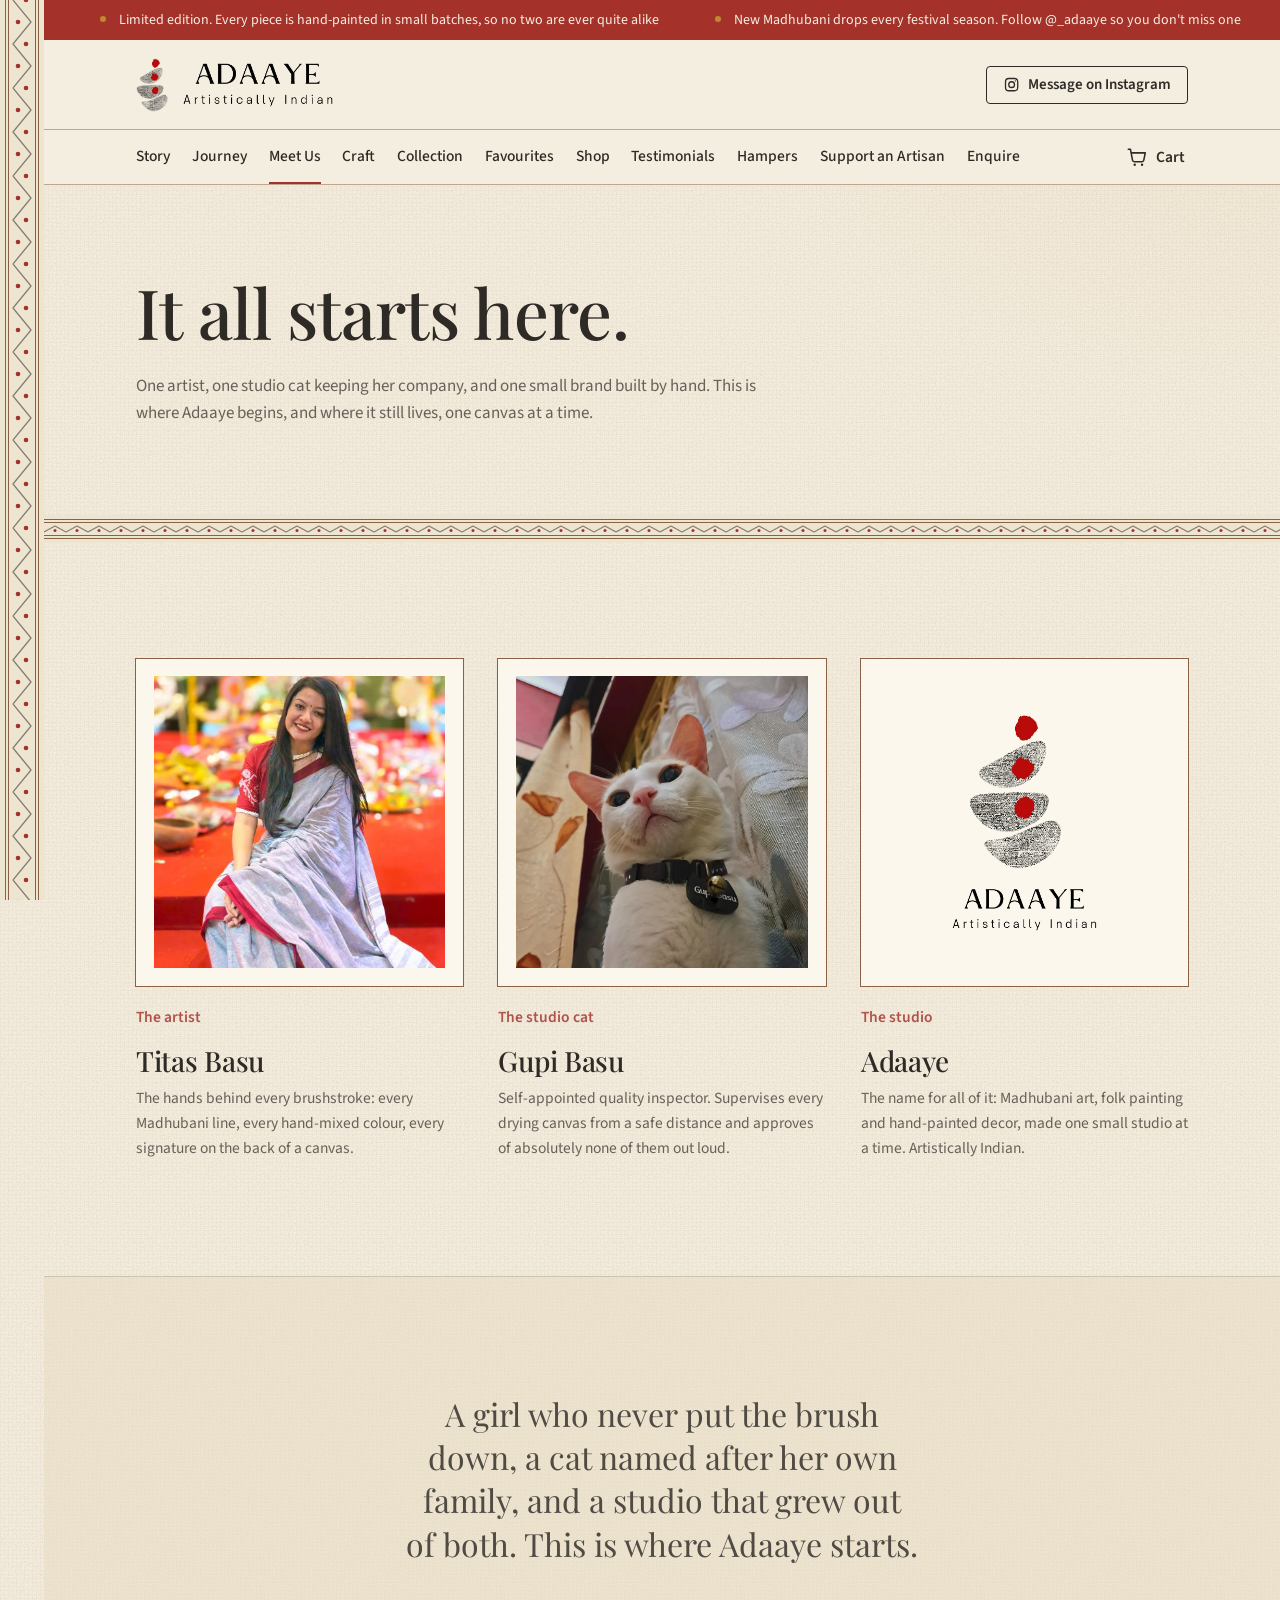
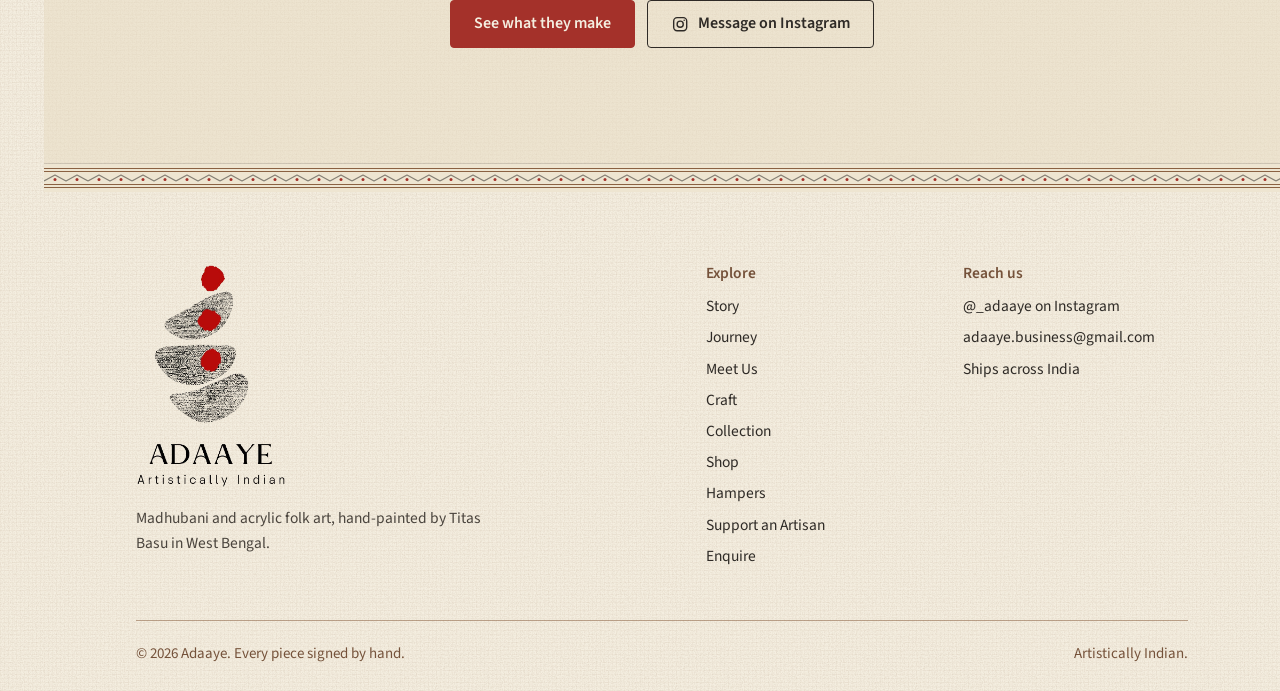
<file: meet.html>
<!DOCTYPE html>
<html lang="en">
<head>
<meta charset="UTF-8">
<meta name="viewport" content="width=device-width, initial-scale=1">
<title>Meet Us — Adaaye</title>
<meta name="description" content="Meet the people (and one cat) behind Adaaye: the artist Titas Basu, the studio cat Gupi, and the small hand-painting studio they share.">
<meta property="og:title" content="Meet Us — Adaaye">
<meta property="og:description" content="Meet the people (and one cat) behind Adaaye: the artist Titas Basu, the studio cat Gupi, and the small hand-painting studio they share.">
<meta property="og:image" content="assets/img/garden-bird-twin-fish.webp">
<meta name="theme-color" content="#A4312A">
<link rel="icon" type="image/png" href="assets/img/favicon-v2.png">
<link rel="preload" href="assets/fonts/playfair-display-latin-wght-normal.woff2" as="font" type="font/woff2" crossorigin>
<link rel="preload" href="assets/fonts/source-sans-3-latin-wght-normal.woff2" as="font" type="font/woff2" crossorigin>
<link rel="stylesheet" href="assets/css/styles.css">
</head>
<body>

<div class="announce" role="note" aria-label="Announcements">
  <div class="announce-track">
    <span>Limited edition. Every piece is hand-painted in small batches, so no two are ever quite alike</span>
    <span>New Madhubani drops every festival season. Follow @_adaaye so you don't miss one</span>
    <span>Custom hampers are open for booking. Message us to commission a piece</span>
    <span aria-hidden="true">Limited edition. Every piece is hand-painted in small batches, so no two are ever quite alike</span>
    <span aria-hidden="true">New Madhubani drops every festival season. Follow @_adaaye so you don't miss one</span>
    <span aria-hidden="true">Custom hampers are open for booking. Message us to commission a piece</span>
  </div>
</div>

<header class="masthead">
  <div class="wrap">
    <a class="brand" href="index.html" aria-label="Adaaye, home">
      <img src="assets/img/logo-mark-v2.webp" alt="" width="364" height="611">
      <img class="brand-word" src="assets/img/logo-wordmark-v3.webp" alt="ADAAYE, Artistically Indian" width="561" height="170">
    </a>
    <div class="masthead-actions">
      <a class="btn btn--small" data-wa="Hi Adaaye! I'd like to place an order."><svg viewBox="0 0 24 24" fill="none" stroke="currentColor" stroke-width="1.8" stroke-linejoin="round" aria-hidden="true"><path d="M4 20l1.3-4.2A8 8 0 1 1 8.4 19L4 20z"/><path d="M9.4 8.7c-.4 2.5 3 5.9 5.6 5.8l.9-1.3-1.6-1-.9.7c-.9-.4-1.8-1.3-2.2-2.2l.7-.9-1-1.6-1.5.5z" fill="currentColor" stroke="none"/></svg>Order on WhatsApp</a>
      <a class="btn btn--line btn--small" data-ig href="https://instagram.com/_adaaye"><svg viewBox="0 0 24 24" fill="none" stroke="currentColor" stroke-width="1.8" aria-hidden="true"><rect x="3.5" y="3.5" width="17" height="17" rx="4.5"/><circle cx="12" cy="12" r="4"/><circle cx="17.2" cy="6.8" r="1" fill="currentColor" stroke="none"/></svg>Message on Instagram</a>
    </div>
  </div>
</header>

<nav class="navbar" aria-label="Main">
  <div class="wrap">
    <button class="menu-btn" type="button" aria-expanded="false" aria-controls="navLinks">Menu</button>
    <ul class="nav-links" id="navLinks">
      <li><a href="index.html#story">Story</a></li>
      <li><a href="index.html#journey">Journey</a></li>
      <li><a href="meet.html" aria-current="page">Meet Us</a></li>
      <li><a href="index.html#craft">Craft</a></li>
      <li><a href="index.html#collection">Collection</a></li>
      <li><a href="index.html#favourites">Favourites</a></li>
      <li><a href="index.html#shop">Shop</a></li>
      <li><a href="index.html#testimonials">Testimonials</a></li>
      <li><a href="index.html#hampers">Hampers</a></li>
      <li><a href="artisans.html">Support an Artisan</a></li>
      <li><a href="index.html#enquire">Enquire</a></li>
      <li class="nav-ig"><a data-ig href="https://instagram.com/_adaaye">Message on Instagram</a></li>
      <li class="nav-ig"><a data-wa="Hi Adaaye! I'd like to place an order." data-hide-parent>Order on WhatsApp</a></li>
    </ul>
    <button class="cart-btn" type="button" data-cart-open aria-label="Open cart">
      <svg viewBox="0 0 24 24" fill="none" stroke="currentColor" stroke-width="1.7" stroke-linecap="round" stroke-linejoin="round" aria-hidden="true"><path d="M2.5 3.5h2.3l2.3 12a2 2 0 0 0 2 1.6h8.3a2 2 0 0 0 2-1.6L21 7.5H5.6"/><circle cx="9.5" cy="20.5" r="1.3" fill="currentColor" stroke="none"/><circle cx="17.5" cy="20.5" r="1.3" fill="currentColor" stroke="none"/></svg><span>Cart</span><span class="cart-count" data-cart-count hidden>0</span>
    </button>
  </div>
</nav>

<main>

<section class="page-top">
  <div class="wrap">
    <h1>It all starts here.</h1>
    <p class="lede">One artist, one studio cat keeping her company, and one small brand built by hand. This is where Adaaye begins, and where it still lives, one canvas at a time.</p>
  </div>
</section>
<div class="band" aria-hidden="true"></div>

<section class="panel">
  <div class="wrap">
    <h2 class="sr-only">The people, and one cat, behind it</h2>
    <div class="trio">
      <figure>
        <div class="mount"><img src="assets/img/titas-basu.webp" alt="Titas Basu, founder of Adaaye" width="900" height="895"></div>
        <figcaption>
          <p class="role">The artist</p>
          <h2>Titas Basu</h2>
          <p>The hands behind every brushstroke: every Madhubani line, every hand-mixed colour, every signature on the back of a canvas.</p>
        </figcaption>
      </figure>
      <figure>
        <div class="mount"><img src="assets/img/gupi.webp" alt="Gupi Basu, the white studio cat" width="812" height="900"></div>
        <figcaption>
          <p class="role">The studio cat</p>
          <h2>Gupi Basu</h2>
          <p>Self-appointed quality inspector. Supervises every drying canvas from a safe distance and approves of absolutely none of them out loud.</p>
        </figcaption>
      </figure>
      <figure>
        <div class="mount mount--logo"><img src="assets/img/logo-full-v2.webp" alt="The Adaaye mark: stacked brushed stones with red pigment dots" width="571" height="852"></div>
        <figcaption>
          <p class="role">The studio</p>
          <h2>Adaaye</h2>
          <p>The name for all of it: Madhubani art, folk painting and hand-painted decor, made one small studio at a time. Artistically Indian.</p>
        </figcaption>
      </figure>
    </div>
  </div>
</section>

<section class="panel panel--sand closing">
  <div class="wrap">
    <p>A girl who never put the brush down, a cat named after her own family, and a studio that grew out of both. This is where Adaaye starts.</p>
    <div class="btn-row" style="margin-top:2.2rem">
      <a class="btn" href="index.html#shop">See what they make</a>
      <a class="btn btn--line" data-ig href="https://instagram.com/_adaaye"><svg viewBox="0 0 24 24" fill="none" stroke="currentColor" stroke-width="1.8" aria-hidden="true"><rect x="3.5" y="3.5" width="17" height="17" rx="4.5"/><circle cx="12" cy="12" r="4"/><circle cx="17.2" cy="6.8" r="1" fill="currentColor" stroke="none"/></svg>Message on Instagram</a>
    </div>
  </div>
</section>

</main>

<div class="band" aria-hidden="true"></div>
<footer class="foot">
  <div class="wrap">
    <div class="foot-top">
      <div class="foot-brand">
        <img src="assets/img/logo-full-v3.webp" alt="ADAAYE, Artistically Indian" width="561" height="837" loading="lazy">
        <p>Madhubani and acrylic folk art, hand-painted by Titas Basu in West Bengal.</p>
      </div>
      <div class="foot-cols">
        <div>
          <h3>Explore</h3>
          <ul>
            <li><a href="index.html#story">Story</a></li>
            <li><a href="index.html#journey">Journey</a></li>
            <li><a href="meet.html">Meet Us</a></li>
            <li><a href="index.html#craft">Craft</a></li>
            <li><a href="index.html#collection">Collection</a></li>
            <li><a href="index.html#shop">Shop</a></li>
            <li><a href="index.html#hampers">Hampers</a></li>
            <li><a href="artisans.html">Support an Artisan</a></li>
            <li><a href="index.html#enquire">Enquire</a></li>
          </ul>
        </div>
        <div>
          <h3>Reach us</h3>
          <ul>
            <li><a data-ig href="https://instagram.com/_adaaye">@_adaaye on Instagram</a></li>
            <li><a data-wa="Hi Adaaye!" data-hide-parent>Chat on WhatsApp</a></li>
            <li><a data-mail="Hello Adaaye" data-mail-text data-hide-parent>Email us</a></li>
            <li>Ships across India</li>
          </ul>
        </div>
      </div>
    </div>
    <div class="foot-bottom">
      <span>&copy; 2026 Adaaye. Every piece signed by hand.</span>
      <span>Artistically Indian.</span>
    </div>
  </div>
</footer>

<script src="assets/js/config.js"></script>
<script src="assets/js/products.js"></script>
<script src="assets/js/qrcode.js"></script>
<script src="assets/js/site.js"></script>

</body>
</html>
</file>
<file: assets/css/styles.css>
/* =========================================================
   ADAAYE — Artistically Indian
   One stylesheet for all three pages.

   The idea: the page is a pat (a Bengal scroll painting).
   A painted border runs down the left edge, and painted
   bands divide one panel of the story from the next.
   Colours are Adaaye's original ones, on a quiet paper texture:
   ivory, charcoal, sindoor, indigo, turmeric and clay.
   ========================================================= */

/* ---------- fonts (bundled, no outside requests) ---------- */
@font-face{
  font-family:'Playfair Display';
  src:url('../fonts/playfair-display-latin-wght-normal.woff2') format('woff2');
  font-weight:400 900; font-style:normal; font-display:swap;
}
@font-face{
  font-family:'Source Sans 3';
  src:url('../fonts/source-sans-3-latin-wght-normal.woff2') format('woff2');
  font-weight:200 900; font-style:normal; font-display:swap;
}

/* ---------- tokens ---------- */
:root{
  /* Adaaye palette */
  --ivory:#F4EEE0;        /* paper */
  --ivory-light:#FBF7EC;  /* mounts, cards */
  --sand:#E3D8BE;
  --sand-soft:#EEE5D1;    /* second paper tone */
  --sand-wash:rgba(232,220,194,.5); /* the same tone, letting the paper texture show */
  --jute:#B9A88C;
  --charcoal:#2E2A26;     /* text, headings */
  --charcoal-2:#211E1B;
  --sindoor:#A4312A;      /* the red: buttons, accents */
  --sindoor-deep:#832620;
  --indigo:#26364C;       /* deep panels */
  --turmeric:#C1892F;
  --clay:#8A6142;         /* fine lines */
  --walnut:#75523A;       /* small labels */
  --ink:#2E2A26;

  --display:'Playfair Display', 'Iowan Old Style', 'Palatino Linotype', Georgia, serif;
  --text:'Source Sans 3', 'Segoe UI', system-ui, sans-serif;

  --band:44px;            /* width of the painted side border */
  --gutter:clamp(20px, 5vw, 64px);
  --measure:62ch;

  /* the painted border, as repeating tiles */
  --border-v:url("data:image/svg+xml,%3Csvg xmlns='http://www.w3.org/2000/svg' width='44' height='88' viewBox='0 0 44 88'%3E%3Crect width='44' height='88' fill='%23EEE5D1'/%3E%3Cpath d='M5.5 0v88M8.5 0v88M35.5 0v88M38.5 0v88' stroke='%238A6142' stroke-width='1'/%3E%3Cpath d='M13 0 31 22 13 44 31 66 13 88' fill='none' stroke='%232E2A26' stroke-opacity='.55' stroke-width='1.3' stroke-linejoin='round'/%3E%3Cg fill='%23A4312A'%3E%3Ccircle cx='18' cy='22' r='2.3'/%3E%3Ccircle cx='18' cy='66' r='2.3'/%3E%3Ccircle cx='26' cy='0' r='2.3'/%3E%3Ccircle cx='26' cy='44' r='2.3'/%3E%3Ccircle cx='26' cy='88' r='2.3'/%3E%3C/g%3E%3C/svg%3E");
  --border-h:url("data:image/svg+xml,%3Csvg xmlns='http://www.w3.org/2000/svg' width='44' height='28' viewBox='0 0 44 28'%3E%3Crect width='44' height='28' fill='%23EEE5D1'/%3E%3Cpath d='M0 4.5h44M0 7.5h44M0 20.5h44M0 23.5h44' stroke='%238A6142' stroke-width='1'/%3E%3Cpath d='M0 17 11 11 22 17 33 11 44 17' fill='none' stroke='%232E2A26' stroke-opacity='.55' stroke-width='1.2' stroke-linejoin='round'/%3E%3Cg fill='%23A4312A'%3E%3Ccircle cx='11' cy='15.5' r='1.5'/%3E%3Ccircle cx='33' cy='15.5' r='1.5'/%3E%3C/g%3E%3C/svg%3E");
}

/* ---------- base ---------- */
*,*::before,*::after{ box-sizing:border-box; }
html{ scroll-behavior:smooth; scroll-padding-top:5.5rem; -webkit-text-size-adjust:100%; }
body{
  margin:0;
  background-color:var(--ivory);
  /* paper: soft handmade-paper grain over a faint handloom weave */
  background-image:
    radial-gradient(1100px 620px at 10% -10%, rgba(164,49,42,.04), transparent 62%),
    radial-gradient(900px 520px at 100% 4%, rgba(193,137,47,.05), transparent 60%),
    url("data:image/svg+xml,%3Csvg xmlns='http://www.w3.org/2000/svg' width='240' height='240'%3E%3Cfilter id='g' x='0' y='0' width='100%25' height='100%25'%3E%3CfeTurbulence type='fractalNoise' baseFrequency='.85' numOctaves='3' seed='7' stitchTiles='stitch'/%3E%3CfeColorMatrix values='0 0 0 0 .42  0 0 0 0 .3  0 0 0 0 .2  0 0 0 .34 -.125'/%3E%3C/filter%3E%3Crect width='240' height='240' filter='url(%23g)'/%3E%3C/svg%3E"),
    repeating-linear-gradient(0deg, rgba(138,97,66,.035) 0 1px, transparent 1px 4px),
    repeating-linear-gradient(90deg, rgba(138,97,66,.028) 0 1px, transparent 1px 4px);
  background-size:auto, auto, 240px 240px, auto, auto;
  background-repeat:no-repeat, no-repeat, repeat, repeat, repeat;
  color:var(--ink);
  font-family:var(--text);
  font-size:.96875rem;
  line-height:1.6;
  font-weight:400;
  overflow-x:hidden;
}
img{ display:block; max-width:100%; height:auto; }
a{ color:inherit; }
p{ margin:0 0 1em; }
p:last-child{ margin-bottom:0; }
h1,h2,h3,h4{ font-family:var(--display); font-weight:500; line-height:1.12; letter-spacing:-.01em; margin:0; color:var(--charcoal); text-wrap:balance; }
h1{ font-size:clamp(2.5rem, 5.4vw, 4.5rem); }
h2{ font-size:clamp(1.9rem, 3.4vw, 3rem); }
h3{ font-size:1.3125rem; line-height:1.2; }
button, input, select{ font:inherit; color:inherit; }
button{ cursor:pointer; }
:focus-visible{ outline:2px solid var(--sindoor); outline-offset:3px; border-radius:2px; }
[hidden]{ display:none !important; }
.sr-only{ position:absolute; width:1px; height:1px; overflow:hidden; clip-path:inset(50%); white-space:nowrap; }

.wrap{ width:100%; max-width:1180px; margin-inline:auto; padding-inline:var(--gutter); }
.panel{ padding-block:clamp(4rem, 9vw, 7.5rem); }
.panel--sand{ background:var(--sand-wash); border-block:1px solid rgba(46,42,38,.16); }
.panel--dark{ background:var(--charcoal); color:var(--ivory); }
.panel--dark h2, .panel--dark h3{ color:var(--ivory); }

/* the painted side border (desktop) */
@media (min-width:1000px){
  body{ padding-left:var(--band); }
  body::before{
    content:""; position:fixed; z-index:60; left:0; top:0; bottom:0; width:var(--band);
    background:var(--border-v) repeat-y left top / var(--band) auto;
  }
}
/* painted band between panels */
.band{ height:28px; background:var(--border-h) repeat-x left center / auto 28px; }

/* ---------- buttons & links ---------- */
.btn{
  display:inline-flex; align-items:center; justify-content:center; gap:.55em;
  font-family:var(--text); font-weight:600; font-size:1rem; line-height:1.2;
  padding:.85em 1.45em; border-radius:4px; border:1.5px solid var(--sindoor);
  background:var(--sindoor); color:var(--ivory); text-decoration:none;
  transition:background-color .18s ease, color .18s ease, border-color .18s ease;
}
.btn:hover{ background:var(--sindoor-deep); border-color:var(--sindoor-deep); }
.btn--line{ background:transparent; color:var(--charcoal); border-color:var(--charcoal); }
.btn--line:hover{ background:var(--charcoal); border-color:var(--charcoal); color:var(--ivory); }
.btn--paper{ background:var(--ivory); color:var(--charcoal); border-color:var(--ivory); }
.btn--paper:hover{ background:var(--sand); border-color:var(--sand); }
.btn--paper-line{ background:transparent; color:var(--ivory); border-color:rgba(244,238,224,.65); }
.btn--paper-line:hover{ background:var(--ivory); color:var(--charcoal); border-color:var(--ivory); }
.btn--small{ font-size:.9375rem; padding:.6em 1.05em; }
.btn[disabled]{ opacity:.45; cursor:not-allowed; }
.btn svg{ width:1.15em; height:1.15em; flex:none; }
.btn-row{ display:flex; flex-wrap:wrap; gap:.75rem; }
.link{ color:var(--sindoor); text-decoration:underline; text-underline-offset:.18em; text-decoration-thickness:1px; }
.link:hover{ color:var(--charcoal); }
.panel--dark .link{ color:var(--sand); }

/* ---------- section heads ---------- */
.head{ margin-bottom:clamp(2.2rem, 5vw, 3.4rem); max-width:46rem; }
.head > p, .head-main > p{ margin-top:1rem; max-width:var(--measure); color:#4a443d; }
.panel--dark .head > p, .panel--dark .head-main > p{ color:rgba(244,238,224,.86); }

/* ---------- announcement bar ---------- */
.announce{ background:var(--sindoor); color:var(--ivory); font-size:.875rem; overflow:hidden; white-space:nowrap; }
.announce-track{ display:inline-flex; gap:3.5rem; padding:.55rem 0 .55rem 3.5rem; animation:slide 46s linear infinite; }
.announce-track span::before{ content:""; display:inline-block; width:6px; height:6px; border-radius:50%; background:var(--turmeric); margin-right:.8rem; vertical-align:.12em; }
.announce:hover .announce-track{ animation-play-state:paused; }
@keyframes slide{ to{ transform:translateX(-50%); } }

/* ---------- header ---------- */
.masthead{ background:var(--ivory); }
.masthead .wrap{ display:flex; align-items:center; justify-content:space-between; gap:1rem; padding-block:1.1rem; }
.brand{ display:flex; align-items:center; gap:.85rem; text-decoration:none; }
.brand img{ height:54px; width:auto; }
.brand img.brand-word{ height:46px; }
.brand-name{ font-family:var(--display); font-weight:500; font-size:1.75rem; line-height:1; color:var(--charcoal); letter-spacing:-.01em; }
.brand-name small{ display:block; font-family:var(--text); font-weight:400; font-size:.8125rem; letter-spacing:.02em; color:var(--walnut); margin-top:.35rem; }
.masthead-actions{ display:flex; align-items:center; gap:.6rem; }

.navbar{ position:sticky; top:0; z-index:50; background:var(--ivory); border-block:1px solid rgba(138,97,66,.5); }
.navbar .wrap{ display:flex; align-items:center; justify-content:space-between; gap:1rem; min-height:3.25rem; }
.nav-links{ display:flex; flex-wrap:wrap; gap:.2rem clamp(.8rem, 1.7vw, 1.6rem); list-style:none; margin:0; padding:0; }
.nav-links a{ display:block; padding:.85rem 0; font-size:.9688rem; font-weight:500; text-decoration:none; color:var(--charcoal); border-bottom:2px solid transparent; }
.nav-links a:hover, .nav-links a[aria-current="page"]{ border-bottom-color:var(--sindoor); }
.cart-btn{ position:relative; display:inline-flex; align-items:center; gap:.5rem; background:none; border:0; padding:.5rem .2rem; font-weight:600; color:var(--charcoal); }
.cart-btn svg{ width:22px; height:22px; }
.cart-count{ min-width:1.35rem; height:1.35rem; padding:0 .3rem; border-radius:99px; background:var(--sindoor); color:#fff; font-size:.78rem; font-weight:700; display:inline-flex; align-items:center; justify-content:center; }
.menu-btn{ display:none; background:none; border:1.5px solid var(--charcoal); border-radius:4px; padding:.45rem .8rem; font-weight:600; color:var(--charcoal); }
.nav-ig{ display:none; }

@media (max-width:999px){
  .masthead .wrap{ padding-block:.7rem; }
  .brand img{ height:42px; }
  .brand img.brand-word{ height:36px; }
  .brand-name{ font-size:1.4rem; }
  .brand-name small{ font-size:.75rem; margin-top:.25rem; }
  .masthead-actions{ display:none; }
  .menu-btn{ display:inline-block; }
  .navbar .wrap{ flex-wrap:wrap; }
  .nav-links{ display:none; order:3; flex-direction:column; flex-wrap:nowrap; width:100%; gap:0; padding-bottom:.8rem; }
  .navbar.is-open .nav-links{ display:flex; }
  .nav-links a{ padding:.7rem 0; border-bottom:1px solid rgba(138,97,66,.3); font-size:1.0625rem; }
  .nav-ig{ display:block; }
}

/* ---------- hero ---------- */
.hero{ color:var(--charcoal); padding-block:clamp(3rem, 7vw, 6rem); }
.hero .wrap{ display:grid; gap:clamp(2.2rem, 5vw, 4.5rem); align-items:center; }
.hero h1{ color:var(--charcoal); }
.hero h1 em{ font-style:normal; color:var(--sindoor); }
.hero-lede{ font-size:1.0625rem; line-height:1.6; max-width:34rem; margin:1.5rem 0 2rem; color:#4a443d; }
.hero-credit{ margin-top:1.8rem; font-size:.9375rem; color:var(--walnut); }
.hero-credit::before{ content:""; display:inline-block; width:8px; height:8px; border-radius:50%; background:var(--sindoor); margin-right:.7rem; }
.mount{ margin:0; background:var(--ivory-light); padding:clamp(10px, 1.4vw, 18px); box-shadow:0 0 0 1px rgba(138,97,66,.7), 0 22px 36px -20px rgba(46,42,38,.45); }
.mount img{ width:100%; }
.hero-art{ max-width:30rem; width:100%; justify-self:center; }
.hero-art .mount{ transform:rotate(1.2deg); animation:unroll 1s cubic-bezier(.2,.7,.2,1) .15s both; }
.hero-art figcaption{ margin-top:1.3rem; font-size:.9375rem; color:var(--walnut); display:flex; flex-wrap:wrap; gap:.3rem 1rem; justify-content:space-between; }
.hero-art figcaption a{ color:var(--sindoor); }
@keyframes unroll{ from{ clip-path:inset(0 0 100% 0); } to{ clip-path:inset(-40px); } }
@media (min-width:900px){ .hero .wrap{ grid-template-columns:1.15fr .85fr; } }

/* ---------- story ---------- */
.story-grid{ display:grid; gap:clamp(2rem, 5vw, 4.5rem); align-items:start; }
.story-photo{ max-width:24rem; }
.story-photo .mount{ box-shadow:0 0 0 1px var(--clay); }
.story-photo img{ aspect-ratio:4/5; object-fit:cover; object-position:50% 20%; }
.story-photo figcaption{ margin-top:.8rem; font-size:.9375rem; color:var(--walnut); }
.story-text p{ max-width:var(--measure); font-size:1rem; }
.signature{ margin-top:2rem; font-family:var(--display); font-size:1.3125rem; line-height:1.35; color:var(--charcoal); padding-left:1.4rem; border-left:3px solid var(--sindoor); }
@media (min-width:860px){ .story-grid{ grid-template-columns:minmax(0,22rem) 1fr; } }

/* ---------- journey (timeline, stitched like kantha) ---------- */
.timeline{ list-style:none; margin:0; padding:0; max-width:52rem; }
.timeline li{ position:relative; display:grid; gap:.4rem 2rem; padding:0 0 2.6rem 2.2rem; }
.timeline li::before{ content:""; position:absolute; left:5px; top:.55rem; bottom:-.55rem; border-left:2px dashed var(--clay); }
.timeline li:last-child{ padding-bottom:0; }
.timeline li:last-child::before{ display:none; }
.timeline li::after{ content:""; position:absolute; left:0; top:.45rem; width:12px; height:12px; border-radius:50%; background:var(--sindoor); box-shadow:0 0 0 4px var(--sand-soft); }
.timeline .when{ font-weight:600; color:var(--sindoor); font-size:.9688rem; }
.timeline p{ margin-top:.55rem; color:#4a443d; }
@media (min-width:760px){
  .timeline li{ grid-template-columns:10.5rem 1fr; padding-left:0; }
  .timeline li::before{ left:calc(10.5rem + 1rem - 1px); }
  .timeline li::after{ left:calc(10.5rem + 1rem - 6px); }
  .timeline .when{ text-align:right; padding-right:.6rem; }
  .timeline .what{ padding-left:1.6rem; }
}

/* ---------- village picture ---------- */
.village{ position:relative; color:var(--charcoal); }
.village img{ width:100%; aspect-ratio:21/9; object-fit:cover; }
.village-caption{ position:absolute; inset:auto 0 0 0; padding:5rem 0 clamp(1.4rem, 3vw, 2.6rem); background:linear-gradient(to top, var(--ivory) 8%, rgba(244,238,224,.82) 55%, rgba(244,238,224,0)); }
.village-caption p{ font-family:var(--display); font-size:clamp(1.15rem, 2.1vw, 1.7rem); line-height:1.35; max-width:46rem; }
@media (max-width:700px){
  .village img{ aspect-ratio:4/3; }
  .village-caption{ position:static; background:none; padding:1.4rem 0 .4rem; }
}

/* ---------- craft: four stages ---------- */
.stages{ list-style:none; margin:0; padding:0; display:grid; gap:2rem 2.2rem; counter-reset:stage; }
.stages li{ counter-increment:stage; border-top:1px solid var(--clay); padding-top:1.1rem; }
.stages li::before{ content:counter(stage); display:block; font-family:var(--display); font-weight:500; font-size:2.75rem; line-height:1; color:var(--sindoor); margin-bottom:.7rem; }
.stages p{ margin-top:.6rem; color:#4a443d; }
@media (min-width:640px){ .stages{ grid-template-columns:repeat(2,1fr); } }
@media (min-width:1000px){ .stages{ grid-template-columns:repeat(4,1fr); } }

/* ---------- collection ---------- */
.kinds{ list-style:none; margin:0; padding:0; display:grid; gap:2.4rem 1.8rem; grid-template-columns:repeat(2,1fr); }
.kinds a{ display:block; text-decoration:none; color:inherit; }
.kinds img{ width:100%; aspect-ratio:4/5; object-fit:cover; background:var(--sand); box-shadow:0 0 0 1px var(--clay); padding:8px; background-clip:content-box; background-color:var(--ivory-light); }
.kinds h3{ margin-top:1.1rem; }
.kinds a:hover h3{ color:var(--sindoor); }
.kinds p{ margin-top:.45rem; color:#4a443d; font-size:1rem; }
@media (min-width:900px){ .kinds{ grid-template-columns:repeat(4,1fr); } }

/* ---------- favourites: a hand of cards ---------- */
.fan-stage{ display:flex; justify-content:center; padding:2rem 0 4.5rem; overflow:hidden; margin-inline:calc(var(--gutter) * -1); }
.fan-deck{ position:relative; width:min(14rem, 44vw); aspect-ratio:3/4; }
.fan-card{ position:absolute; inset:0; margin:0; padding:7px; background:var(--ivory-light); border:0; box-shadow:0 0 0 1px rgba(138,97,66,.7), 0 14px 26px -14px rgba(46,42,38,.45); transition:transform .45s cubic-bezier(.2,.7,.2,1); cursor:pointer; }
.fan-card img{ width:100%; height:100%; object-fit:cover; pointer-events:none; }
.fan-name{ min-height:1.6em; text-align:center; font-family:var(--display); font-size:1.25rem; color:var(--charcoal); }

/* ---------- shop ---------- */
.shop-tools{ display:flex; flex-wrap:wrap; gap:1rem 1.5rem; align-items:center; justify-content:space-between; margin-bottom:2.8rem; }
.pills{ display:flex; flex-wrap:wrap; gap:.5rem; }
.pill{ background:transparent; border:1.5px solid rgba(46,42,38,.35); border-radius:99px; padding:.42rem .95rem; font-size:.9375rem; font-weight:500; color:var(--charcoal); white-space:nowrap; }
.pill:hover{ border-color:var(--charcoal); }
.pill[aria-pressed="true"]{ background:var(--sindoor); border-color:var(--sindoor); color:var(--ivory); }
.pill b{ font-weight:400; opacity:.7; margin-left:.3rem; }
.currency{ display:flex; align-items:center; gap:.5rem; font-size:.9375rem; color:var(--walnut); }
.currency select{ background:var(--ivory-light); border:1.5px solid rgba(46,42,38,.35); border-radius:4px; padding:.4rem .6rem; color:var(--charcoal); font-weight:600; }
@media (max-width:700px){
  .pills{ flex-wrap:nowrap; overflow-x:auto; margin-inline:calc(var(--gutter) * -1); padding-inline:var(--gutter); padding-bottom:.4rem; scrollbar-width:none; }
  .pills::-webkit-scrollbar{ display:none; }
}

.shelf{ margin-bottom:clamp(3rem, 6vw, 4.5rem); }
.shelf:last-child{ margin-bottom:0; }
.shelf-head{ display:grid; grid-template-columns:1fr auto; align-items:baseline; gap:.3rem 1.5rem; margin-bottom:1.5rem; padding-bottom:.9rem; border-bottom:1px solid rgba(138,97,66,.45); }
.shelf-head h3{ font-size:clamp(1.5rem, 2.4vw, 1.9rem); }
.shelf-head p{ grid-column:1 / -1; color:#4a443d; max-width:var(--measure); }
.shelf-count{ font-size:.9375rem; color:var(--walnut); }
.grid{ display:grid; gap:2.8rem 1.6rem; grid-template-columns:1fr; }
@media (min-width:560px){ .grid{ grid-template-columns:repeat(2,minmax(0,1fr)); } }
@media (min-width:960px){ .grid{ grid-template-columns:repeat(3,minmax(0,1fr)); gap:3rem 2rem; } }

.piece{ display:flex; flex-direction:column; }
.piece-photo{ background:var(--ivory-light); padding:8px; box-shadow:0 0 0 1px rgba(138,97,66,.8); overflow:hidden; }
.piece-photo img{ width:100%; aspect-ratio:1/1; object-fit:cover; }

/* swipe gallery */
.gal{ position:relative; background:var(--ivory-light); padding:8px; box-shadow:0 0 0 1px rgba(138,97,66,.8); }
.gal-track{ display:flex; overflow-x:auto; scroll-snap-type:x mandatory; scrollbar-width:none; overscroll-behavior-x:contain; cursor:grab; -webkit-user-select:none; user-select:none; }
.gal-track::-webkit-scrollbar{ display:none; }
.gal-track.is-drag{ cursor:grabbing; scroll-snap-type:none; }
.gal-slide{ flex:0 0 100%; scroll-snap-align:start; scroll-snap-stop:always; }
.gal-slide img{ display:block; width:100%; aspect-ratio:4/5; object-fit:cover; background:var(--sand-soft); }
.gal--contain .gal-slide img{ object-fit:contain; }
.gal-btn{ position:absolute; top:50%; transform:translateY(-50%); width:2.4rem; height:2.4rem; border-radius:50%; border:1px solid rgba(46,42,38,.25); background:rgba(251,247,236,.92); color:var(--charcoal); font-size:1.6rem; line-height:1; display:flex; align-items:center; justify-content:center; padding:0 0 .15rem; box-shadow:0 4px 12px -6px rgba(46,42,38,.5); transition:opacity .2s ease; }
.gal-prev{ left:16px; } .gal-next{ right:16px; }
.gal-btn:hover{ background:var(--ivory); border-color:var(--sindoor); color:var(--sindoor); }
.gal-btn[disabled]{ opacity:0; pointer-events:none; }
@media (hover:hover){ .gal .gal-btn{ opacity:0; } .gal:hover .gal-btn:not([disabled]), .gal:focus-within .gal-btn:not([disabled]){ opacity:1; } }
.gal-dots{ position:absolute; left:0; right:0; bottom:18px; display:flex; justify-content:center; gap:6px; pointer-events:none; }
.gal-dots span{ width:6px; height:6px; border-radius:50%; background:rgba(251,247,236,.75); box-shadow:0 0 0 1px rgba(46,42,38,.35); transition:width .2s ease, background-color .2s ease; }
.gal-dots span.on{ width:16px; border-radius:3px; background:var(--sindoor); box-shadow:none; }
.gal-count{ position:absolute; top:16px; right:16px; font-size:.75rem; font-weight:600; letter-spacing:.04em; padding:.2rem .5rem; border-radius:99px; background:rgba(46,42,38,.62); color:#fff; font-variant-numeric:tabular-nums; }

/* in-progress card */
.piece-easel{ aspect-ratio:4/5; position:relative; display:flex; align-items:center; justify-content:center; padding:8px; background:
  repeating-linear-gradient(135deg, rgba(138,97,66,.07) 0 10px, transparent 10px 20px), var(--ivory-light); }
@media (max-width:559px){ .piece-easel{ aspect-ratio:5/3; } }
.piece-easel p{ margin:0; font-family:var(--display); font-size:1.35rem; color:var(--clay); }
.piece-easel::after{ content:""; position:absolute; inset:16px; border:1.5px dashed rgba(138,97,66,.5); pointer-events:none; }
.badge{ position:absolute; top:18px; left:18px; z-index:1; font-size:.75rem; font-weight:600; letter-spacing:.05em; text-transform:uppercase; padding:.3rem .6rem; background:var(--turmeric); color:var(--charcoal-2); border-radius:3px; }
.price.price--soon, .price.price--ask{ font-size:.9688rem; font-weight:600; color:var(--walnut); }
a.add{ text-decoration:none; display:inline-block; }

/* options */
.opt{ margin:0 0 .75rem; }
.opt-label{ display:block; font-size:.8125rem; font-weight:600; letter-spacing:.05em; text-transform:uppercase; color:var(--walnut); margin-bottom:.35rem; }
.chips{ display:flex; flex-wrap:wrap; gap:.4rem; }
.chip{ font:inherit; font-size:.875rem; line-height:1.2; padding:.42rem .75rem; min-height:2.1rem; border-radius:99px; border:1px solid rgba(46,42,38,.35); background:var(--ivory-light); color:var(--charcoal); transition:background-color .15s ease, border-color .15s ease, color .15s ease; }
.chip:hover{ border-color:var(--charcoal); }
.chip[aria-pressed="true"]{ background:var(--charcoal); border-color:var(--charcoal); color:var(--ivory); }
.ask{ display:block; margin:0 0 .85rem; }
.ask input{ width:100%; font:inherit; font-size:.9375rem; padding:.5rem .7rem; border:1px solid rgba(46,42,38,.35); border-radius:4px; background:var(--ivory-light); color:var(--charcoal); }
.ask input[aria-invalid="true"]{ border-color:var(--sindoor); box-shadow:0 0 0 1px var(--sindoor); }
.piece-foot{ padding-top:.4rem; }
.line-opts{ font-size:.875rem; color:#4a443d; margin:.15rem 0 0; }
.piece h4{ font-size:1.1875rem; line-height:1.25; margin-top:1rem; }
.piece-style{ font-size:.9375rem; color:var(--walnut); margin:.25rem 0 .7rem; }
.piece-foot{ margin-top:auto; display:flex; align-items:center; justify-content:space-between; gap:.6rem; flex-wrap:wrap; }
.price{ font-weight:600; font-size:1.125rem; color:var(--sindoor); font-variant-numeric:tabular-nums; }
.add{ background:transparent; border:1.5px solid var(--charcoal); border-radius:4px; padding:.45rem .85rem; font-size:.9375rem; font-weight:600; color:var(--charcoal); transition:background-color .18s ease, color .18s ease; }
.add:hover{ background:var(--charcoal); color:var(--ivory); }
.add.is-added{ background:var(--sindoor); border-color:var(--sindoor); color:#fff; }
.soon{ border:1.5px dashed var(--clay); padding:1.4rem 1.6rem; color:#4a443d; background:rgba(251,247,236,.7); }
.soon strong{ font-family:var(--display); font-weight:500; font-size:1.1875rem; color:var(--charcoal); display:block; margin-bottom:.2rem; }
.shop-note{ margin-top:2.6rem; font-size:.9375rem; color:var(--walnut); max-width:var(--measure); }

/* ---------- how to order ---------- */
.order-steps{ list-style:none; margin:0 0 2.4rem; padding:0; display:grid; gap:1.8rem 2.2rem; counter-reset:step; }
.order-steps li{ counter-increment:step; display:grid; grid-template-columns:auto 1fr; align-content:start; gap:.3rem 1rem; }
.order-steps li::before{ content:counter(step); grid-row:span 2; font-family:var(--display); font-size:2.4rem; line-height:1; color:var(--sindoor); min-width:1.6rem; }
.order-steps p{ color:#4a443d; }
@media (min-width:860px){ .order-steps{ grid-template-columns:repeat(3,1fr); } }

/* ---------- testimonials ---------- */
.quotes{ display:grid; gap:2.4rem 3.5rem; }
.quote{ margin:0; padding-top:1.3rem; border-top:1px solid var(--clay); }
.quote blockquote{ margin:0; font-family:var(--display); font-size:1.25rem; line-height:1.45; color:var(--charcoal); }
.quote figcaption{ margin-top:1rem; font-size:.9688rem; color:var(--walnut); }
.quote figcaption b{ color:var(--ink); font-weight:600; }
@media (min-width:800px){ .quotes{ grid-template-columns:repeat(2,1fr); } }

/* ---------- hampers ---------- */
.hampers{ position:relative; isolation:isolate; background:var(--indigo); }
.hampers::before{ content:""; position:absolute; inset:0; z-index:-1; background:linear-gradient(rgba(38,54,76,.90), rgba(38,54,76,.93)), url('../img/workshop.webp') center/cover; }
.hampers h2{ max-width:20ch; }
.hampers .head-main > p{ font-size:1rem; }
.hampers .btn-row{ margin-top:2rem; }

/* ---------- closing statement ---------- */
.statement{ text-align:center; padding-block:clamp(3.5rem, 8vw, 6rem); }
.statement p{ font-family:var(--display); font-size:clamp(1.5rem, 3vw, 2.4rem); line-height:1.3; color:var(--charcoal); max-width:24ch; margin-inline:auto; text-wrap:balance; }
.statement p span{ color:var(--sindoor); }

/* ---------- drop list ---------- */
.droplist form{ display:flex; flex-wrap:wrap; gap:.6rem; max-width:32rem; margin-top:1.6rem; }
.droplist input{ flex:1 1 14rem; min-width:0; padding:.8rem 1rem; border:1.5px solid rgba(46,42,38,.45); border-radius:4px; background:var(--ivory-light); }
.form-msg{ margin-top:.9rem; font-size:.9688rem; color:var(--charcoal); font-weight:500; min-height:1.5em; }

/* ---------- footer ---------- */
.foot{ padding-block:clamp(3rem, 6vw, 4.5rem) 1.6rem; }
.foot-top{ display:grid; gap:2.5rem; }
.foot-brand img{ width:150px; }
.foot-brand p{ margin-top:1.1rem; max-width:22rem; color:#4a443d; }
.foot-cols{ display:grid; grid-template-columns:repeat(2, minmax(0,1fr)); gap:2rem; }
.foot h3{ font-family:var(--text); font-weight:600; font-size:.9688rem; letter-spacing:0; color:var(--walnut); margin-bottom:.7rem; }
.foot ul{ list-style:none; margin:0; padding:0; }
.foot li{ margin-bottom:.4rem; }
.foot a{ text-decoration:none; color:var(--charcoal); }
.foot a:hover{ text-decoration:underline; text-underline-offset:.18em; }
.foot-bottom{ display:flex; flex-wrap:wrap; justify-content:space-between; gap:.5rem 2rem; margin-top:2.8rem; padding-top:1.3rem; border-top:1px solid rgba(138,97,66,.55); font-size:.9375rem; color:var(--walnut); }
@media (min-width:800px){ .foot-top{ grid-template-columns:1.1fr 1fr; } }

/* ---------- cart drawer ---------- */
.veil{ position:fixed; inset:0; z-index:90; background:rgba(46,42,38,.55); opacity:0; visibility:hidden; transition:opacity .25s ease, visibility .25s; }
.veil.is-open{ opacity:1; visibility:visible; }
.drawer{ position:fixed; z-index:100; top:0; right:0; bottom:0; width:min(27rem, 100vw); background:var(--ivory); display:flex; flex-direction:column; transform:translateX(100%); visibility:hidden; transition:transform .3s cubic-bezier(.2,.7,.2,1), visibility .3s; box-shadow:-18px 0 40px -20px rgba(0,0,0,.5); }
.drawer.is-open{ transform:none; visibility:visible; }
.drawer-head{ display:flex; align-items:center; justify-content:space-between; padding:1.1rem 1.4rem; border-bottom:1px solid rgba(138,97,66,.55); }
.drawer-head h2{ font-size:1.5rem; }
.drawer-close{ background:none; border:0; font-size:1.9rem; line-height:1; padding:.1rem .5rem; color:var(--charcoal); }
.drawer-body{ flex:1; overflow-y:auto; padding:1.3rem 1.4rem 2rem; }
.drawer-body h3{ margin-bottom:1rem; }
.back{ background:none; border:0; padding:0; margin-bottom:1.1rem; color:var(--sindoor); font-weight:600; font-size:.9688rem; text-decoration:underline; text-underline-offset:.18em; }
.cart-empty{ color:#4a443d; }
.line{ display:grid; grid-template-columns:64px 1fr; gap:.9rem; padding:.9rem 0; border-bottom:1px solid rgba(138,97,66,.35); }
.line img{ width:64px; height:64px; object-fit:cover; box-shadow:0 0 0 1px var(--clay); }
.line-name{ font-family:var(--display); font-size:1.0625rem; line-height:1.25; color:var(--charcoal); margin:0; }
.line-price{ font-size:.9688rem; color:var(--walnut); margin:.1rem 0 .45rem; }
.qty{ display:flex; align-items:center; gap:.5rem; font-size:.9688rem; }
.qty button{ background:none; border:1.5px solid rgba(46,42,38,.4); border-radius:4px; min-width:1.9rem; height:1.9rem; color:var(--charcoal); font-weight:600; }
.qty .remove{ border:0; margin-left:auto; text-decoration:underline; text-underline-offset:.18em; font-weight:500; color:var(--walnut); }
.total{ display:flex; justify-content:space-between; align-items:baseline; margin:1.3rem 0 1rem; font-weight:600; font-size:1.125rem; color:var(--charcoal); }
.drawer .btn{ width:100%; }
.drawer .btn + .btn{ margin-top:.6rem; }
.fine{ font-size:.9063rem; color:var(--walnut); margin-top:.8rem; }
.field{ display:block; margin-bottom:.85rem; font-size:.9375rem; font-weight:500; color:var(--charcoal); }
.field input{ display:block; width:100%; margin-top:.3rem; padding:.7rem .8rem; border:1.5px solid rgba(46,42,38,.4); border-radius:4px; background:var(--ivory-light); font-weight:400; color:var(--ink); }
.field input[aria-invalid="true"]{ border-color:var(--sindoor); }
.field-row{ display:grid; grid-template-columns:1fr 1fr; gap:.8rem; }
.check{ display:flex; gap:.6rem; align-items:flex-start; font-size:.9375rem; margin:.3rem 0 1.2rem; }
.check input{ margin-top:.3rem; accent-color:var(--charcoal); }
.form-error{ color:var(--sindoor); font-weight:500; font-size:.9375rem; margin-bottom:.8rem; }
.pay{ border:1px solid rgba(138,97,66,.7); background:var(--ivory-light); padding:1.2rem; margin-bottom:1.2rem; text-align:center; }
.pay h4{ font-family:var(--text); font-weight:600; font-size:1rem; letter-spacing:0; margin-bottom:.9rem; }
.pay-qr{ width:190px; margin:0 auto .9rem; background:#fff; padding:10px; }
.pay-qr img, .pay-qr svg{ width:100%; height:auto; display:block; }
.upi-line{ font-size:.9688rem; display:flex; flex-wrap:wrap; gap:.4rem .6rem; align-items:center; justify-content:center; }
.upi-line code{ font-family:var(--text); font-weight:600; background:var(--sand-soft); padding:.15rem .5rem; border-radius:3px; }
.copy{ background:none; border:0; padding:0; color:var(--sindoor); font-weight:600; text-decoration:underline; text-underline-offset:.18em; font-size:.9375rem; }
.summary{ font-size:.9688rem; margin:0 0 1.2rem; padding:0; list-style:none; }
.summary li{ display:flex; justify-content:space-between; gap:1rem; padding:.3rem 0; border-bottom:1px dotted rgba(138,97,66,.6); }
.summary li:last-child{ border-bottom:0; font-weight:600; color:var(--charcoal); }

/* ---------- inner pages (Meet Us, Support an Artisan) ---------- */
.page-top{ color:var(--charcoal); padding-block:clamp(3rem, 7vw, 5.5rem); }
.page-top h1{ color:var(--charcoal); max-width:18ch; }
.page-top .lede{ margin-top:1.4rem; font-size:1.0625rem; max-width:40rem; color:#4a443d; }

.trio{ display:grid; gap:3rem 2.2rem; }
.trio figure{ margin:0; }
.trio .mount{ box-shadow:0 0 0 1px var(--clay); }
.trio .mount img{ aspect-ratio:1/1; object-fit:cover; }
.trio .mount--logo img{ object-fit:contain; padding:12%; background:var(--ivory-light); }
.trio .role{ margin-top:1.2rem; font-size:.9688rem; font-weight:600; color:var(--sindoor); }
.trio h2{ font-size:1.75rem; margin-top:.15rem; }
.trio p{ margin-top:.6rem; color:#4a443d; }
@media (min-width:800px){ .trio{ grid-template-columns:repeat(3,1fr); } }

.mission{ display:grid; gap:2.5rem 4rem; }
.mission p{ font-size:1rem; max-width:var(--measure); }
.facts{ list-style:none; margin:0; padding:0; display:grid; gap:1.2rem; align-content:start; }
.facts li{ border-top:1px solid var(--clay); padding-top:.8rem; }
.facts b{ display:block; font-family:var(--display); font-weight:500; font-size:2.4rem; line-height:1; color:var(--sindoor); }
.facts span{ color:var(--walnut); font-size:.9688rem; }
@media (min-width:900px){ .mission{ grid-template-columns:1.6fr 1fr; } }

.district-nav{ position:sticky; top:3.25rem; z-index:40; background:var(--sand-soft); border-bottom:1px solid rgba(138,97,66,.55); }
.district-nav ul{ list-style:none; margin:0; padding:.6rem 0; display:flex; gap:.5rem; overflow-x:auto; scrollbar-width:none; }
.district-nav ul::-webkit-scrollbar{ display:none; }
.district-nav a{ display:block; white-space:nowrap; text-decoration:none; font-size:.9375rem; font-weight:500; color:var(--charcoal); border:1.5px solid rgba(46,42,38,.3); border-radius:99px; padding:.35rem .9rem; }
.district-nav a:hover{ background:var(--charcoal); color:var(--ivory); border-color:var(--charcoal); }

.district{ scroll-margin-top:7rem; }
.district:nth-of-type(even){ background:var(--sand-wash); }
.district-place{ font-weight:600; color:var(--sindoor); font-size:.9688rem; }
.district h2{ margin-top:.2rem; }
.district-craft{ font-family:var(--display); font-size:1.3125rem; color:var(--walnut); margin-top:.4rem; }
.district-body{ display:grid; gap:2rem 3.5rem; margin-top:2rem; align-items:start; }
.district-copy h3{ font-family:var(--text); font-weight:600; font-size:1rem; letter-spacing:0; color:var(--charcoal); margin:1.4rem 0 .4rem; }
.district-copy h3:first-child{ margin-top:0; }
.district-copy p{ max-width:var(--measure); }
.motif{ margin:0; max-width:15rem; }
.motif svg{ width:100%; height:auto; background:var(--ivory-light); box-shadow:0 0 0 1px var(--clay); padding:12%; }
.motif figcaption{ margin-top:.6rem; font-size:.9063rem; color:var(--walnut); }
@media (min-width:860px){ .district-body{ grid-template-columns:1fr 15rem; } }
.wares{ margin-top:2.6rem; }
.wares > h3{ font-family:var(--text); font-weight:600; font-size:1rem; letter-spacing:0; color:var(--charcoal); margin-bottom:1rem; }
.wares ul{ list-style:none; margin:0 0 1.8rem; padding:0; display:grid; gap:1.4rem 2rem; }
.wares li{ border-top:1px solid var(--clay); padding-top:.9rem; }
.wares h4{ font-size:1.1875rem; }
.wares p{ margin:.4rem 0 .7rem; color:#4a443d; font-size:1rem; }
.wares .meta{ display:flex; justify-content:space-between; gap:1rem; flex-wrap:wrap; font-size:.9375rem; color:var(--walnut); }
.wares .meta b{ color:var(--charcoal); font-weight:600; }
@media (min-width:800px){ .wares ul{ grid-template-columns:repeat(3,1fr); } }
.closing{ text-align:center; }
.closing p{ font-family:var(--display); font-size:clamp(1.35rem, 2.6vw, 2rem); line-height:1.35; color:var(--charcoal); max-width:32ch; margin-inline:auto; text-wrap:balance; }
.closing h2{ max-width:22ch; margin-inline:auto; }
.closing .lede{ font-family:var(--text); font-size:.97rem; line-height:1.6; color:#4a443d; max-width:38rem; margin:1.2rem auto 2rem; }
.closing .btn-row{ justify-content:center; }
.disclaimer{ font-size:.9375rem; color:var(--walnut); max-width:50rem; margin:0 auto; padding:0 var(--gutter) 3rem; text-align:center; }

/* ---------- motion preferences ---------- */
@media (prefers-reduced-motion: reduce){
  html{ scroll-behavior:auto; }
  .announce-track{ animation:none; white-space:normal; flex-wrap:wrap; gap:.3rem 2rem; padding-inline:var(--gutter); }
  .announce-track span[aria-hidden="true"]{ display:none; }
  .hero-art .mount{ animation:none; }
  .fan-card, .drawer, .veil, .gal-btn, .gal-dots span{ transition:none; }
}

/* heads that carry their own content need no gap below */
.hampers .head, .droplist .head{ margin-bottom:0; }

/* ---------- price reveal countdown ---------- */
.reveal-bar{ display:flex; flex-wrap:wrap; align-items:center; justify-content:space-between; gap:1rem 2rem; margin-bottom:2rem; padding:1.1rem 1.4rem; background:var(--ivory-light); border:1px solid rgba(164,49,42,.45); border-left:4px solid var(--sindoor); }
.reveal-bar p{ margin:0; font-size:1.0625rem; color:var(--charcoal); }
.reveal-bar p b{ font-weight:600; color:var(--sindoor); }
.reveal-count{ display:flex; gap:1.3rem; }
.reveal-count span{ display:flex; flex-direction:column; align-items:center; font-size:.8125rem; color:var(--walnut); min-width:3.2rem; }
.reveal-count span b{ font-family:var(--display); font-weight:500; font-size:1.9rem; line-height:1.05; color:var(--charcoal); font-variant-numeric:tabular-nums; }
.price--locked{ color:var(--walnut); letter-spacing:.08em; }
.add[disabled]{ cursor:default; opacity:1; border-color:rgba(46,42,38,.25); color:var(--walnut); background:transparent; font-size:.875rem; }
.add[disabled]:hover{ background:transparent; color:var(--walnut); }
@media (max-width:520px){
  .reveal-count{ gap:.9rem; }
  .reveal-count span{ min-width:2.6rem; }
  .reveal-count span b{ font-size:1.55rem; }
}

/* ---------- story: eyebrow, quote, signature ---------- */
.eyebrow, .head .eyebrow{ font-size:.8125rem; font-weight:600; letter-spacing:.1em; text-transform:uppercase; color:var(--sindoor); margin:0 0 .9rem; max-width:none; }
.story-photo img{ aspect-ratio:4/5; object-position:50% 25%; }
.story-quote{ margin:1.8rem 0 0; padding:.2rem 0 .2rem 1.4rem; border-left:3px solid var(--sindoor); font-family:var(--display); font-size:clamp(1.2rem, 2vw, 1.45rem); line-height:1.45; color:var(--charcoal); max-width:var(--measure); }
.story-text .story-sign{ margin-top:1.4rem; font-family:var(--display); font-size:1.35rem; color:var(--sindoor); }

/* ---------- enquiry box ---------- */
.enquiry .wrap{ display:grid; gap:clamp(2.2rem, 5vw, 4.5rem); align-items:start; }
@media (min-width:900px){ .enquiry .wrap{ grid-template-columns:minmax(0,.85fr) minmax(0,1.15fr); } }
.enq-side h2{ font-size:clamp(2rem, 4vw, 2.9rem); }
.enq-side h2 em{ font-style:normal; color:var(--sindoor); }
.enq-side > p:not(.eyebrow){ margin-top:1.1rem; color:#4a443d; max-width:28rem; }
.enq-promise{ list-style:none; padding:0; margin:1.6rem 0 0; display:grid; gap:.55rem; font-size:.9375rem; color:#4a443d; }
.enq-promise li::before{ content:""; display:inline-block; width:7px; height:7px; border-radius:50%; background:var(--sindoor); margin-right:.7rem; vertical-align:.12em; }
.enq-sign{ display:flex; gap:1rem; align-items:center; margin-top:2rem; padding-top:1.5rem; border-top:1px solid rgba(138,97,66,.45); max-width:28rem; }
.enq-sign img{ width:64px; height:64px; border-radius:50%; object-fit:cover; object-position:50% 20%; box-shadow:0 0 0 1px var(--clay), 0 0 0 4px var(--ivory-light), 0 0 0 5px rgba(138,97,66,.5); }
.enq-sign b{ font-family:var(--display); font-weight:500; font-size:1.15rem; display:block; color:var(--charcoal); }
.enq-sign span{ font-size:.9rem; color:var(--walnut); }
.enq-card{ position:relative; background:var(--ivory-light); padding:clamp(1.4rem, 3vw, 2.4rem); box-shadow:0 0 0 1px rgba(138,97,66,.7), 0 22px 36px -24px rgba(46,42,38,.45); }
.enq-card::before{ content:""; position:absolute; inset:8px; border:1px solid rgba(164,49,42,.22); pointer-events:none; }
.enq-card h3{ font-size:1.45rem; margin-bottom:1.3rem; }
.enq-card .field input, .enq-card .field textarea, .enq-card .field select{ display:block; width:100%; margin-top:.3rem; padding:.7rem .8rem; border:1.5px solid rgba(46,42,38,.4); border-radius:4px; background:#fffdf7; font:inherit; font-weight:400; color:var(--ink); }
.enq-card .field textarea{ min-height:7.5rem; resize:vertical; }
.enq-card [aria-invalid="true"]{ border-color:var(--sindoor) !important; }
.enq-card .opt-label{ display:block; font-size:.9375rem; font-weight:500; color:var(--charcoal); margin-bottom:.45rem; letter-spacing:0; text-transform:none; }
.enq-card .chips{ margin-bottom:1rem; }
.optional{ font-weight:400; color:var(--walnut); }
.enq-foot{ display:flex; flex-wrap:wrap; align-items:center; justify-content:space-between; gap:1rem; margin-top:.6rem; }
.enq-foot p{ margin:0; font-size:.875rem; color:var(--walnut); max-width:18rem; }
.enq-done{ text-align:center; padding:2.5rem 1rem; }
.enq-done .seal{ width:72px; height:72px; margin:0 auto 1.3rem; border-radius:50%; background:var(--sindoor); color:var(--ivory); display:flex; align-items:center; justify-content:center; font-size:2rem; box-shadow:0 0 0 6px var(--ivory-light), 0 0 0 7px rgba(164,49,42,.4); }
.enq-done h3{ margin-bottom:.7rem; outline:none; }
.enq-done p{ color:#4a443d; max-width:24rem; margin:0 auto 1.4rem; }
.foot a[data-mail-text]{ overflow-wrap:anywhere; word-break:break-word; }

/* ---------- handmade note above the shop ---------- */
.handmade-note{ display:flex; gap:1rem; align-items:flex-start; margin:0 0 2.6rem; padding:1.1rem 1.4rem; background:var(--ivory-light); border:1px dashed rgba(138,97,66,.6); border-radius:4px; }
.handmade-note p{ margin:0; font-size:1rem; line-height:1.55; color:#4a443d; max-width:none; }
.handmade-note b{ color:var(--charcoal); font-weight:600; }
.hn-mark{ flex:none; width:2.2rem; height:2.2rem; border-radius:50%; background:var(--sindoor); color:var(--ivory); display:flex; align-items:center; justify-content:center; font-size:1.05rem; margin-top:.1rem; }

/* ---------- favourites: 3D ring ---------- */
.fav3d{ position:relative; overflow:hidden;
  background:
    radial-gradient(60% 55% at 50% 58%, rgba(193,137,47,.16), transparent 70%),
    radial-gradient(40% 30% at 50% 100%, rgba(164,49,42,.08), transparent 70%); }
.fav3d .head{ text-align:center; margin-inline:auto; }
.fav3d .head > p{ margin-inline:auto; }
.fav3d .head .eyebrow{ text-align:center; }
.ring-stage{ position:relative; height:clamp(380px, 46vw, 520px); perspective:1700px; perspective-origin:50% 38%; margin-top:2.4rem; cursor:grab; touch-action:pan-y; -webkit-user-select:none; user-select:none; }
.ring-stage.is-drag{ cursor:grabbing; }
.ring{ position:absolute; left:50%; top:6%; width:0; height:0; transform-style:preserve-3d; }
.r-card{ --w:clamp(170px, 18vw, 240px); position:absolute; left:calc(var(--w) / -2); top:0; width:var(--w); aspect-ratio:4/5; padding:0; border:0; background:none; cursor:pointer; transform-style:preserve-3d; will-change:transform, filter; }
.r-frame{ position:absolute; inset:0; display:block; background:var(--ivory-light); padding:8px; box-shadow:0 0 0 1px rgba(138,97,66,.75), 0 30px 40px -24px rgba(46,42,38,.55); -webkit-box-reflect:below 14px linear-gradient(transparent 62%, rgba(255,255,255,.22)); }
.r-frame img{ width:100%; height:100%; object-fit:cover; display:block; pointer-events:none; }
.r-card:focus-visible .r-frame{ outline:2px solid var(--sindoor); outline-offset:3px; }
.ring-floor{ position:absolute; left:50%; bottom:6%; width:min(80%, 760px); height:80px; transform:translateX(-50%); background:radial-gradient(ellipse at center, rgba(46,42,38,.22), transparent 70%); filter:blur(6px); pointer-events:none; }
.ring-caption{ text-align:center; margin-top:.4rem; min-height:4.2rem; }
.ring-caption h3{ font-size:clamp(1.4rem, 2.4vw, 1.8rem); }
.ring-caption p{ margin:.35rem 0 0; color:var(--walnut); font-size:.95rem; }
.ring-caption a{ color:var(--sindoor); }
.ring-ctrl{ display:flex; justify-content:center; gap:.7rem; margin-top:1rem; }
.ring-ctrl button{ width:2.8rem; height:2.8rem; border-radius:50%; border:1px solid rgba(46,42,38,.35); background:var(--ivory-light); font-size:1.4rem; line-height:1; color:var(--charcoal); }
.ring-ctrl button:hover{ border-color:var(--sindoor); color:var(--sindoor); }
.motes span{ position:absolute; width:4px; height:4px; border-radius:50%; background:rgba(193,137,47,.55); box-shadow:0 0 8px rgba(193,137,47,.6); animation:mote 9s linear infinite; pointer-events:none; }
@keyframes mote{ from{ transform:translateY(0); opacity:0 } 15%{ opacity:1 } 85%{ opacity:.8 } to{ transform:translateY(-260px); opacity:0 } }
@media (prefers-reduced-motion:reduce){ .motes{ display:none; } }

/* ---------- hero: arch frame ---------- */
.arch{ position:relative; padding:14px; background:var(--ivory-light); border-radius:50% 50% 6px 6px / 26% 26% 6px 6px; box-shadow:0 0 0 1px rgba(138,97,66,.7), 0 30px 46px -24px rgba(46,42,38,.5); animation:unroll 1s cubic-bezier(.2,.7,.2,1) .15s both; }
.arch::before{ content:""; position:absolute; inset:6px; border:1px solid rgba(164,49,42,.45); border-radius:50% 50% 4px 4px / 26% 26% 4px 4px; pointer-events:none; z-index:1; }
.arch img{ display:block; width:100%; height:auto; aspect-ratio:893/1072; object-fit:cover; border-radius:50% 50% 2px 2px / 25% 25% 2px 2px; }
@media (prefers-reduced-motion:reduce){ .arch{ animation:none; } }

/* Body text a touch softer, site-wide (headings, labels, buttons and errors stay full strength) */
main p:not(.eyebrow):not(.form-error):not(.form-msg):not(.reveal-count):not(:has(.btn)){ opacity:.82; }
</file>
